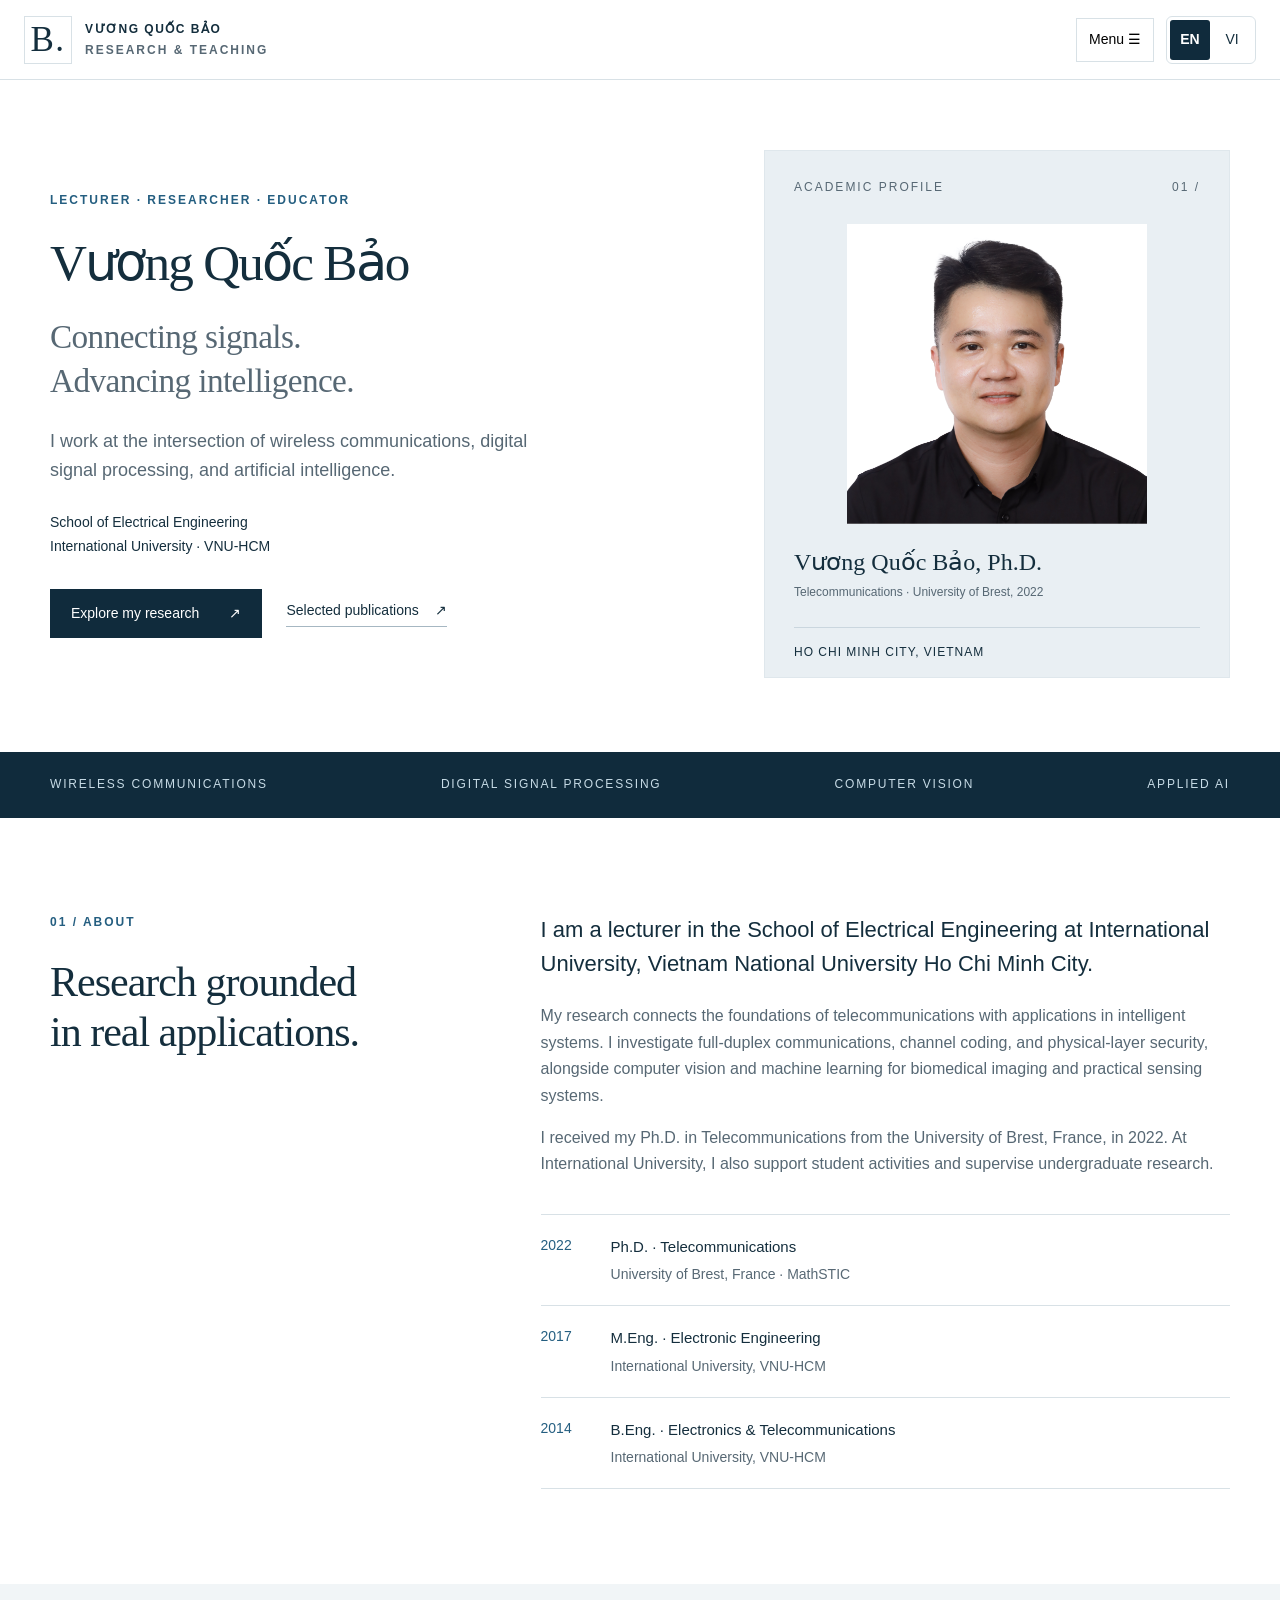
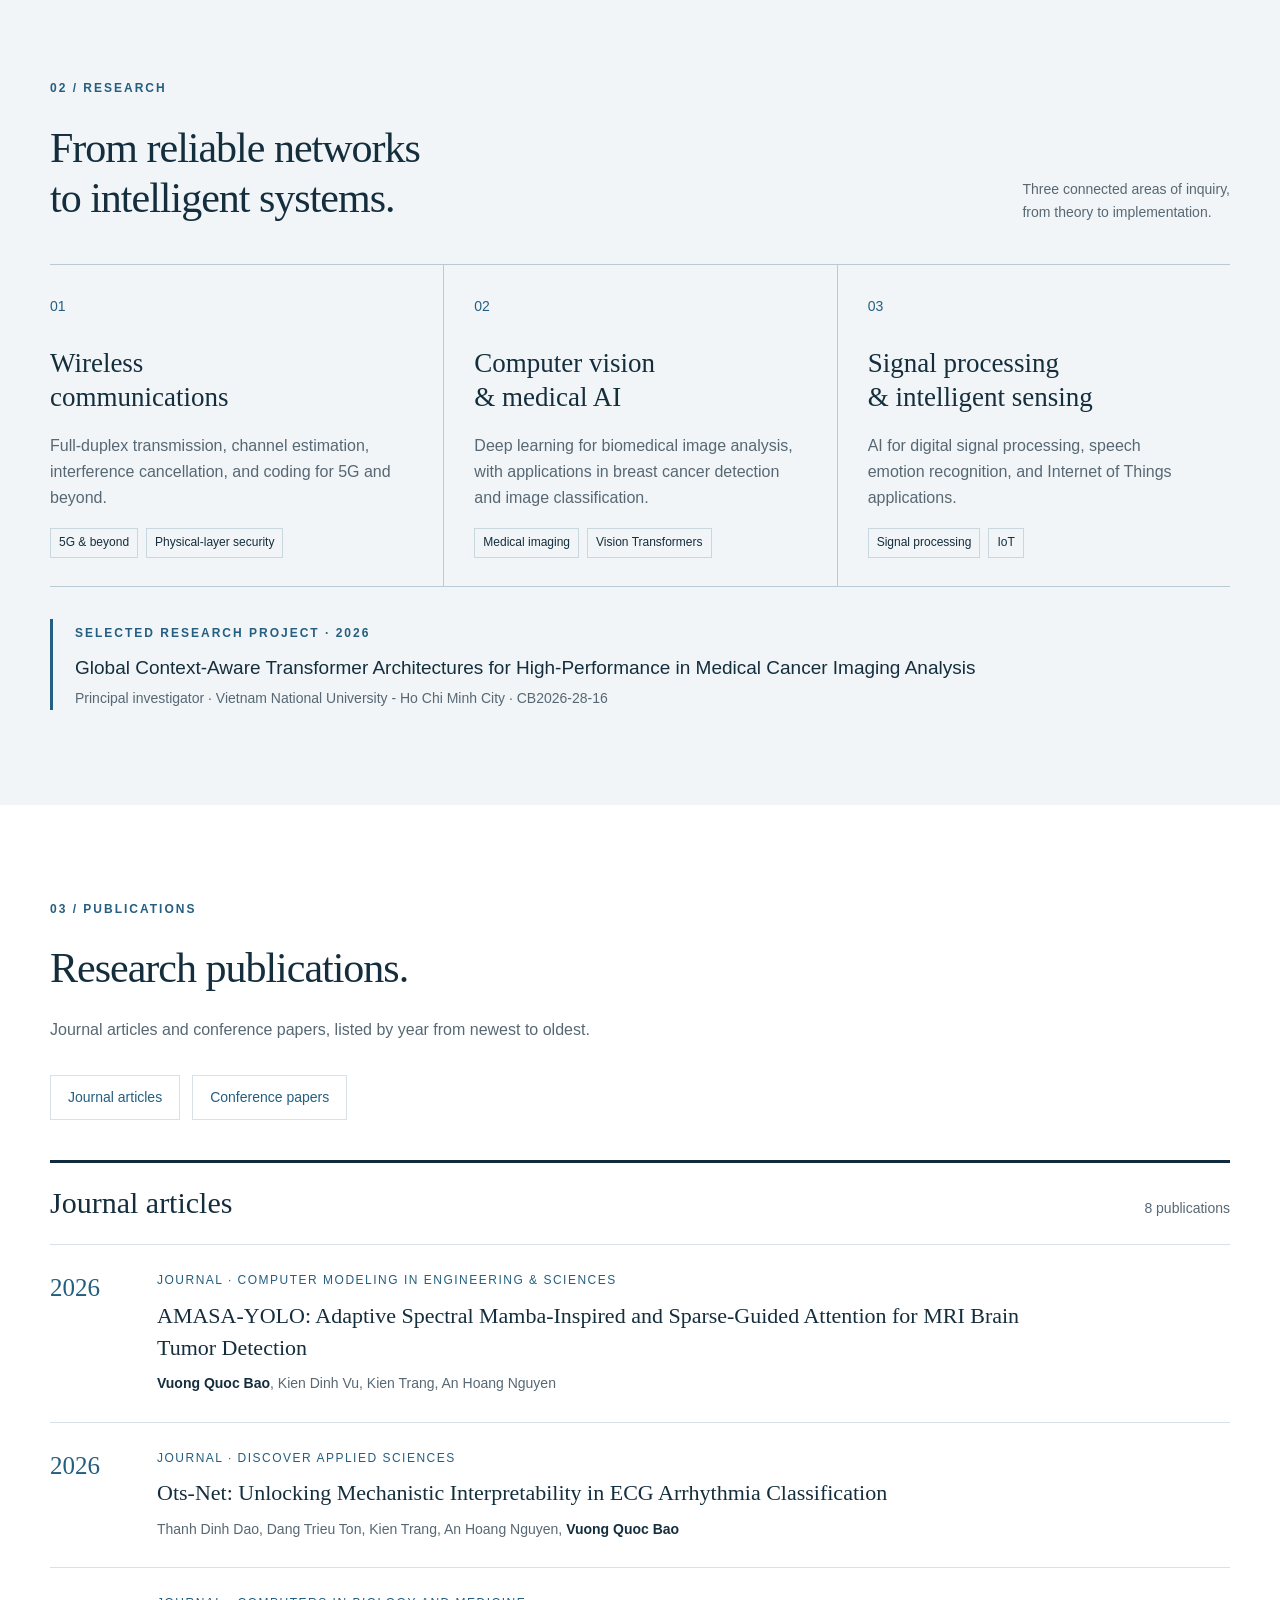
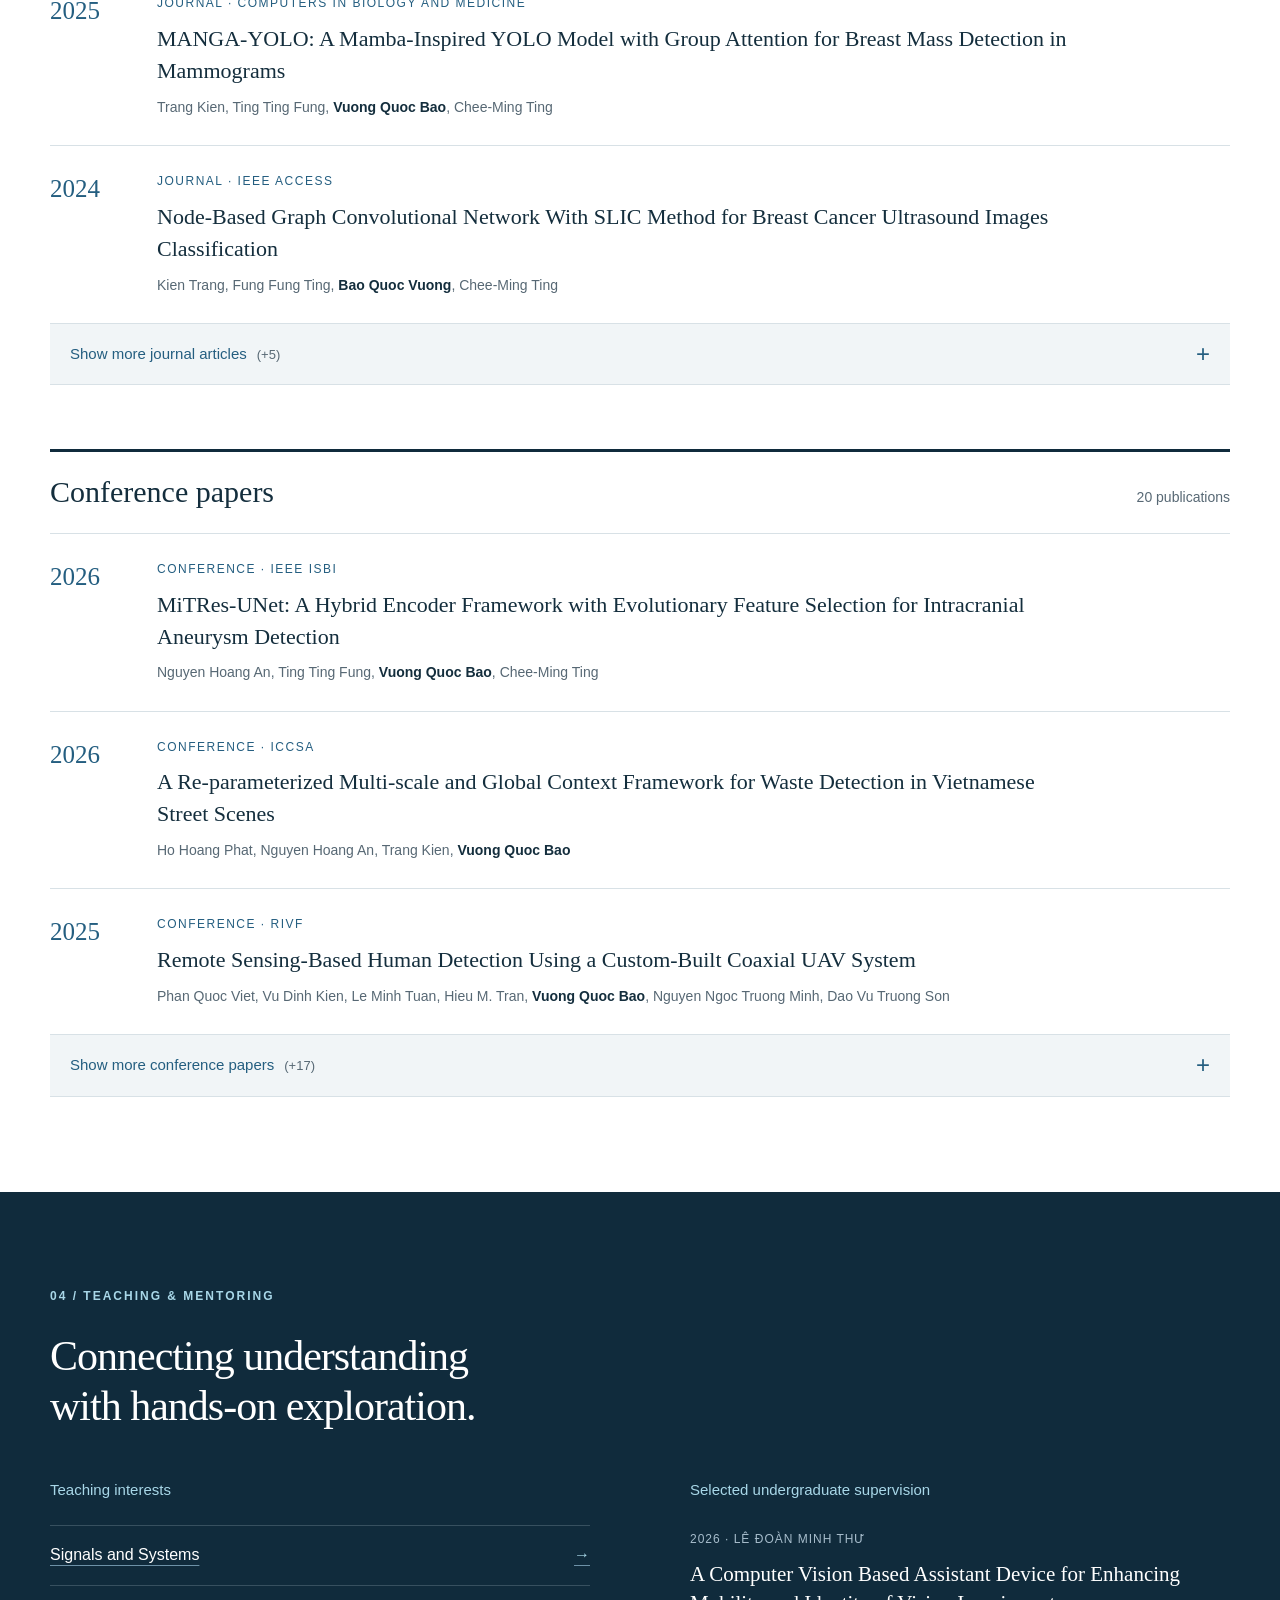
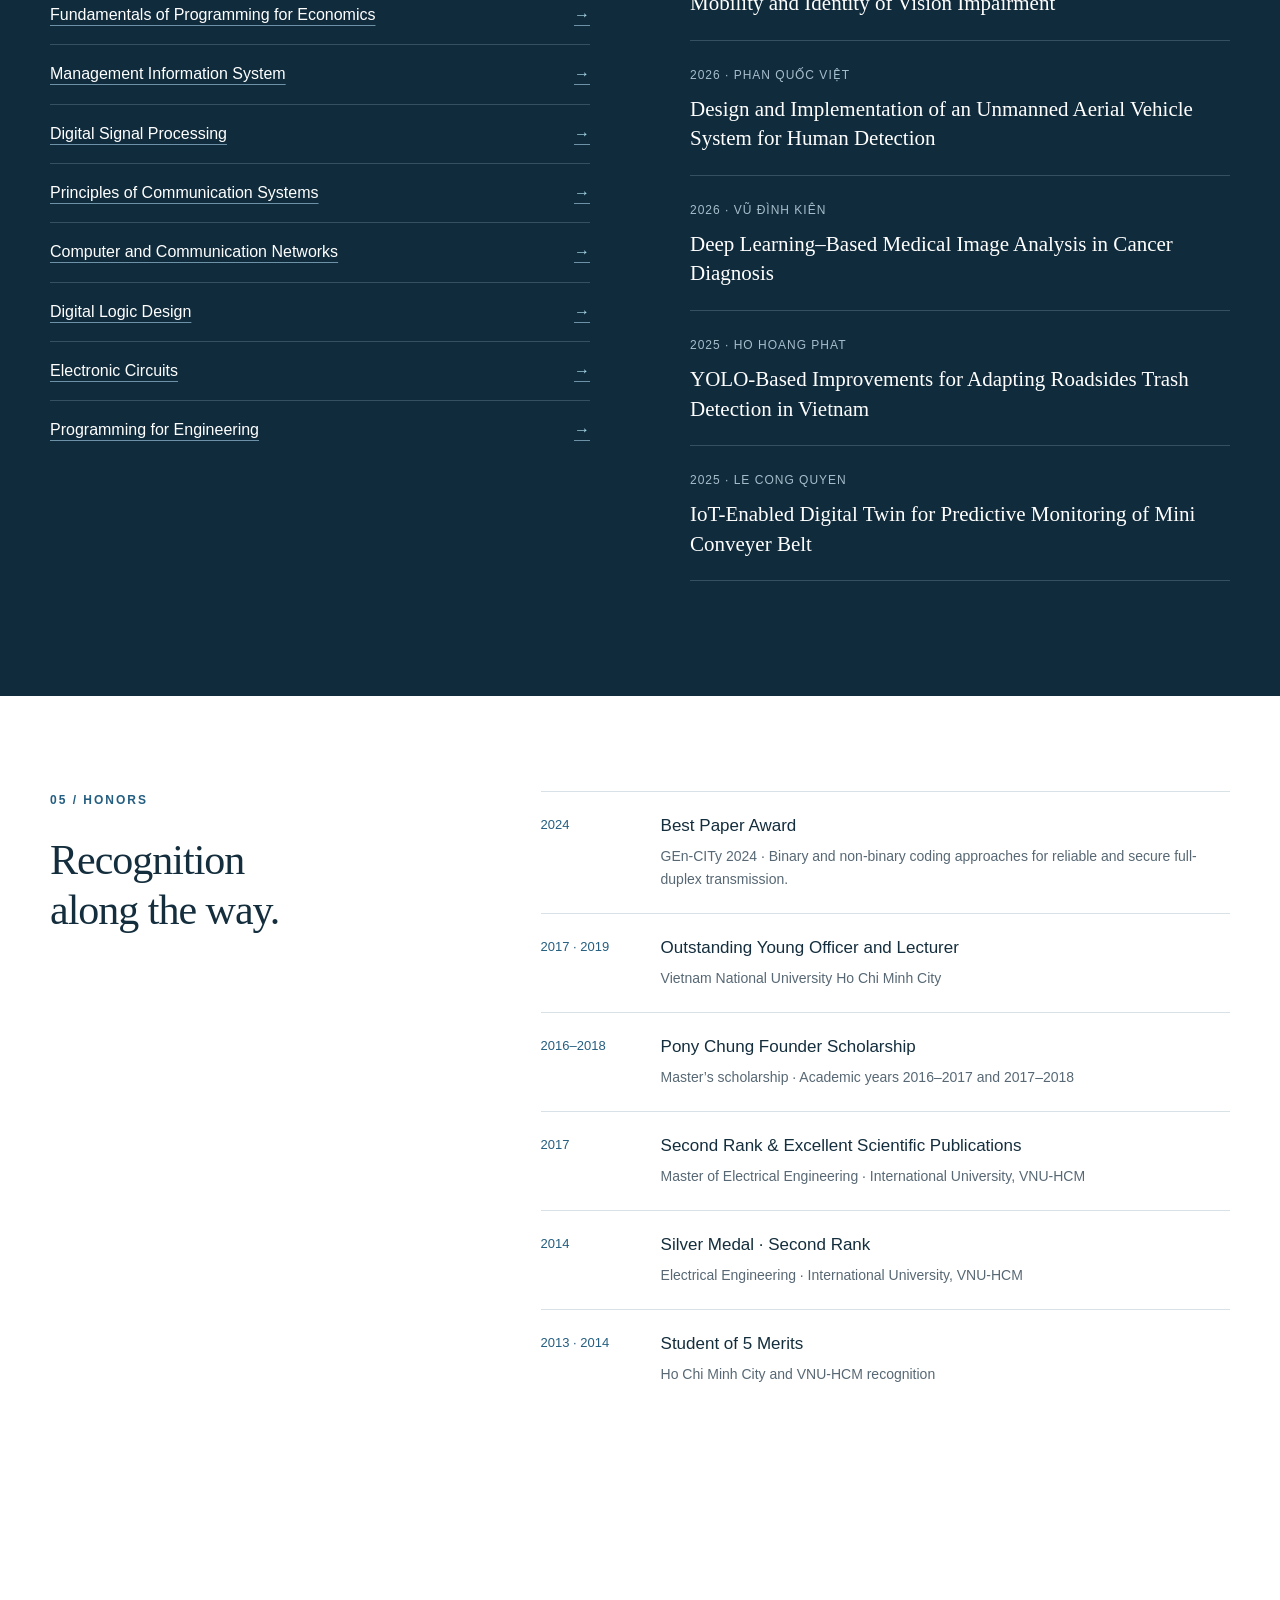
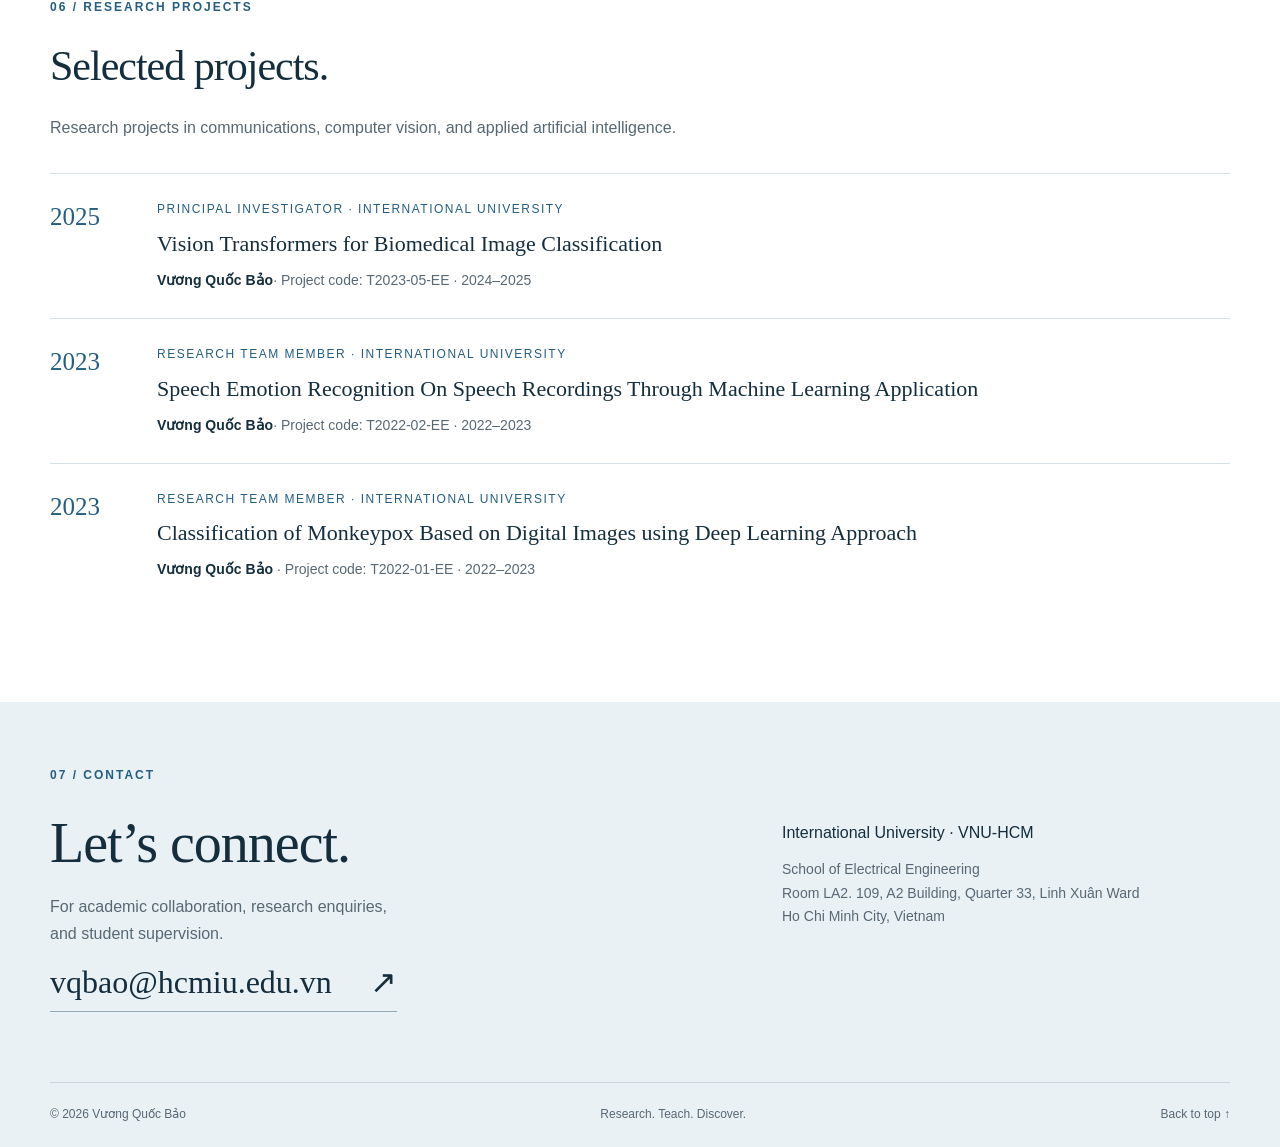
<file: index.html>
<!doctype html>
<html lang="en"><head><meta charset="utf-8"><meta name="viewport" content="width=device-width,initial-scale=1"><meta name="description" content="Dr. Vương Quốc Bảo — lecturer at International University, VNU-HCM. Research in wireless communications, signal processing, computer vision and applied AI."><meta name="theme-color" content="#102b3c"><title>Vương Quốc Bảo · Research & Teaching</title><link rel="icon" href="data:image/svg+xml,%3Csvg xmlns='http://www.w3.org/2000/svg' viewBox='0 0 64 64'%3E%3Crect width='64' height='64' rx='12' fill='%23102b3c'/%3E%3Ctext x='32' y='43' text-anchor='middle' font-family='Georgia' font-size='34' fill='white'%3EB%3C/text%3E%3C/svg%3E"><link rel="stylesheet" href="styles.css"><script src="script.js" defer></script></head>
<body><a class="skip" href="#main">Skip to content</a><header><a class="brand" href="#home" aria-label="Vương Quốc Bảo home"><span class="monogram">B.</span><span>VƯƠNG QUỐC BẢO<small>RESEARCH & TEACHING</small></span></a><button class="menu" aria-expanded="false" aria-controls="navigation">Menu <span>☰</span></button><nav id="navigation" aria-label="Main navigation"><a href="#about">About</a><a href="#research">Research</a><a href="#publications">Publications</a><a href="#teaching">Teaching</a><a href="#projects">Projects</a><a href="#honors">Honors</a><a class="contact-nav" href="#contact">Get in touch <span>↗</span></a></nav><div class="language-switch" role="group" aria-label="Language / Ngôn ngữ" hidden><button type="button" data-language="en" lang="en" aria-label="Switch to English" aria-pressed="true">EN</button><button type="button" data-language="vi" lang="vi" aria-label="Chuyển sang tiếng Việt" aria-pressed="false">VI</button></div></header>
<main id="main"><section class="hero wrap" id="home"><div class="hero-copy"><p class="eyebrow">LECTURER · RESEARCHER · EDUCATOR</p><h1>Vương Quốc Bảo<span>Connecting signals.<br>Advancing intelligence.</span></h1><p class="intro">I work at the intersection of wireless communications, digital signal processing, and artificial intelligence.</p><p class="affiliation">School of Electrical Engineering<br><strong>International University · VNU-HCM</strong></p><div class="actions"><a class="button primary" href="#research">Explore my research <span>↗</span></a><a class="text-link" href="#publications">Selected publications <span>↗</span></a></div></div><aside class="portrait-panel"><div class="portrait-top"><span>ACADEMIC PROFILE</span><span>01 /</span></div><img src="assets/portrait1.png" width="250" height="250" alt="Portrait of Dr. Vương Quốc Bảo"><div class="portrait-caption"><strong>Vương Quốc Bảo, Ph.D.</strong><span>Telecommunications · University of Brest, 2022</span></div><div class="location"><span>HO CHI MINH CITY, VIETNAM</span></div></aside></section>
<div class="discipline-strip"><div class="wrap"><span>WIRELESS COMMUNICATIONS</span><span>DIGITAL SIGNAL PROCESSING</span><span>COMPUTER VISION</span><span>APPLIED AI</span></div></div>
<section class="wrap section about" id="about"><div class="section-label"><span>01 / ABOUT</span><h2>Research grounded<br>in real applications.</h2></div><div class="about-content"><p class="lead">I am a lecturer in the School of Electrical Engineering at International University, Vietnam National University Ho Chi Minh City.</p><p>My research connects the foundations of telecommunications with applications in intelligent systems. I investigate full-duplex communications, channel coding, and physical-layer security, alongside computer vision and machine learning for biomedical imaging and practical sensing systems.</p><p>I received my Ph.D. in Telecommunications from the University of Brest, France, in 2022. At International University, I also support student activities and supervise undergraduate research.</p><div class="education"><div><span>2022</span><strong>Ph.D. · Telecommunications</strong><p>University of Brest, France · MathSTIC</p></div><div><span>2017</span><strong>M.Eng. · Electronic Engineering</strong><p>International University, VNU-HCM</p></div><div><span>2014</span><strong>B.Eng. · Electronics & Telecommunications</strong><p>International University, VNU-HCM</p></div></div></div></section>
<section class="research-section" id="research"><div class="wrap section"><div class="section-head"><div><p class="eyebrow">02 / RESEARCH</p><h2>From reliable networks<br>to intelligent systems.</h2></div><p>Three connected areas of inquiry,<br>from theory to implementation.</p></div><div class="research-grid"><article><span class="research-number">01</span><h3>Wireless<br>communications</h3><p>Full-duplex transmission, channel estimation, interference cancellation, and coding for 5G and beyond.</p><div class="tags"><span>5G & beyond</span><span>Physical-layer security</span></div></article><article><span class="research-number">02</span><h3>Computer vision<br>& medical AI</h3><p>Deep learning for biomedical image analysis, with applications in breast cancer detection and image classification.</p><div class="tags"><span>Medical imaging</span><span>Vision Transformers</span></div></article><article><span class="research-number">03</span><h3>Signal processing<br>& intelligent sensing</h3><p>AI for digital signal processing, speech emotion recognition, and Internet of Things applications.</p><div class="tags"><span>Signal processing</span><span>IoT</span></div></article></div><div class="project-feature"><span class="eyebrow">SELECTED RESEARCH PROJECT · 2026</span><h3>Global Context-Aware Transformer Architectures for High-Performance
in Medical Cancer Imaging Analysis</h3><p>Principal investigator · Vietnam National University - Ho Chi Minh City · CB2026-28-16</p></div></div></section>
<section class="wrap section" id="publications">
<div class="section-head"><div><p class="eyebrow">03 / PUBLICATIONS</p><h2>Research publications.</h2></div></div>
<p class="section-description">Journal articles and conference papers, listed by year from newest to oldest.</p>
<div class="publication-shortcuts" aria-label="Publication categories">
<a href="#journal-publications">Journal articles</a><a href="#conference-publications">Conference papers</a>
</div>
<div id="publication-list">
<section class="publication-group" id="journal-publications" aria-labelledby="journal-publications-title">
  <div class="publication-group-heading"><h3 id="journal-publications-title">Journal articles</h3><p class="publication-count">8 <span>publications</span></p></div>
  <div class="recent-publications">
<article class="publication"><span class="pub-year">2026</span><div><p class="pub-type">JOURNAL · COMPUTER MODELING IN ENGINEERING & SCIENCES</p><h4 lang="en">AMASA-YOLO: Adaptive Spectral Mamba-Inspired and Sparse-Guided Attention for MRI Brain Tumor Detection</h4><p> <strong>Vuong Quoc Bao</strong>, Kien Dinh Vu, Kien Trang, An Hoang Nguyen</p></div></article>
    <article class="publication"><span class="pub-year">2026</span><div><p class="pub-type">JOURNAL · DISCOVER APPLIED SCIENCES</p><h4 lang="en">Ots-Net: Unlocking Mechanistic Interpretability in ECG Arrhythmia Classification</h4><p>Thanh Dinh Dao, Dang Trieu Ton, Kien Trang, An Hoang Nguyen, <strong>Vuong Quoc Bao</strong></p></div></article>
<article class="publication"><span class="pub-year">2025</span><div><p class="pub-type">JOURNAL · COMPUTERS IN BIOLOGY AND MEDICINE</p><h4 lang="en">MANGA-YOLO: A Mamba-Inspired YOLO Model with Group Attention for Breast Mass Detection in Mammograms</h4><p>Trang Kien, Ting Ting Fung, <strong>Vuong Quoc Bao</strong>, Chee-Ming Ting</p></div></article>
<article class="publication"><span class="pub-year">2024</span><div><p class="pub-type">JOURNAL · IEEE ACCESS</p><h4 lang="en">Node-Based Graph Convolutional Network With SLIC Method for Breast Cancer Ultrasound Images Classification</h4><p>Kien Trang, Fung Fung Ting, <strong>Bao Quoc Vuong</strong>, Chee-Ming Ting</p></div></article>
  </div>
  <details class="more-publications publication-disclosure">
    <summary><span class="disclosure-copy"><span class="when-closed">Show more journal articles</span><span class="when-open">Show fewer journal articles</span><small class="remaining-count">(+5)</small></span><span class="disclosure-icon" aria-hidden="true">+</span></summary>
    <div class="older-publications">
<article class="publication"><span class="pub-year">2024</span><div><p class="pub-type">JOURNAL · INTERNATIONAL JOURNAL OF ELECTRICAL AND COMPUTER ENGINEERING</p><h4 lang="en">Non-binary Codes Approach on the Performance of Short-packet Full-Duplex Transmissions</h4><p><strong>Vuong Quoc Bao</strong>, Trang Kien, Nguyen Hoang An, Do Ngoc Hung</p></div></article>
<article class="publication"><span class="pub-year">2022</span><div><p class="pub-type">JOURNAL · SENSORS</p><h4 lang="en">Secrecy Coding Analysis of Short-Packet Full-Duplex Transmissions with Joint Iterative Channel Estimation and Decoding Processes</h4><p><strong>Vuong Quoc Bao</strong>, Roland Gautier, Anthony Fiche, Mélanie Marazin, Cristina Despina-Stoian</p></div></article>
<article class="publication"><span class="pub-year">2022</span><div><p class="pub-type">JOURNAL · IEEE ACCESS</p><h4 lang="en">Joint Iterative Blind Self-Interference Cancellation, Propagation Channel Estimation and Decoding Processes in Full-Duplex Transmissions</h4><p><strong>Vuong Quoc Bao</strong>, Roland Gautier, Anthony Fiche, Mélanie Marazin, Ta Quang Hien, Nguyen Lap Luat</p></div></article>
<article class="publication"><span class="pub-year">2022</span><div><p class="pub-type">JOURNAL · SENSORS</p><h4 lang="en">Joint Semi-Blind Self-Interference Cancellation and Equalisation Processes in 5G QC-LDPC-Encoded Short-Packet Full-Duplex Transmissions</h4><p><strong>Vuong Quoc Bao</strong>, Roland Gautier, Ta Quang Hien, Nguyen Lap Luat, Anthony Fiche, Mélanie Marazin</p></div></article>
<article class="publication"><span class="pub-year">2022</span><div><p class="pub-type">JOURNAL · IAES INTERNATIONAL JOURNAL OF ARTIFICIAL INTELLIGENCE</p><h4 lang="en">Improving RepVGG model with variational data imputation in COVID-19 classification</h4><p>Kien Trang, An Hoang Nguyen, Long TonThat, <strong>Bao Quoc Vuong</strong></p></div></article>
    </div>
  </details>
</section>
<section class="publication-group" id="conference-publications" aria-labelledby="conference-publications-title">
  <div class="publication-group-heading"><h3 id="conference-publications-title">Conference papers</h3><p class="publication-count">20 <span>publications</span></p></div>
  <div class="recent-publications">
<article class="publication"><span class="pub-year">2026</span><div><p class="pub-type">CONFERENCE · IEEE ISBI</p><h4 lang="en">MiTRes-UNet: A Hybrid Encoder Framework with Evolutionary Feature Selection for Intracranial Aneurysm Detection</h4><p>Nguyen Hoang An, Ting Ting Fung, <strong>Vuong Quoc Bao</strong>, Chee-Ming Ting</p></div></article>
<article class="publication"><span class="pub-year">2026</span><div><p class="pub-type">CONFERENCE · ICCSA</p><h4 lang="en">A Re-parameterized Multi-scale and Global Context Framework for Waste Detection in Vietnamese Street Scenes</h4><p>Ho Hoang Phat, Nguyen Hoang An, Trang Kien, <strong>Vuong Quoc Bao</strong></p></div></article>
<article class="publication"><span class="pub-year">2025</span><div><p class="pub-type">CONFERENCE · RIVF</p><h4 lang="en">Remote Sensing-Based Human Detection Using a Custom-Built Coaxial UAV System</h4><p>Phan Quoc Viet, Vu Dinh Kien, Le Minh Tuan, Hieu M. Tran, <strong>Vuong Quoc Bao</strong>, Nguyen Ngoc Truong Minh, Dao Vu Truong Son</p></div></article>
  </div>
  <details class="more-publications publication-disclosure">
    <summary><span class="disclosure-copy"><span class="when-closed">Show more conference papers</span><span class="when-open">Show fewer conference papers</span><small class="remaining-count">(+17)</small></span><span class="disclosure-icon" aria-hidden="true">+</span></summary>
    <div class="older-publications">
<article class="publication"><span class="pub-year">2025</span><div><p class="pub-type">CONFERENCE · ISCIT</p><h4 lang="en">An Integrated Learning-Based AI Mobile Platform for Autonomous Navigation and Hazardous Fire Intelligence</h4><p>Le Doan Minh Thu, Ho Tinh Boi, Tran Minh Hieu, Ke Wang, Tran Van Ly, <strong>Vuong Quoc Bao</strong>, Dao Vu Truong Son</p></div></article>
<article class="publication"><span class="pub-year">2025</span><div><p class="pub-type">CONFERENCE · ICCSA</p><h4 lang="en">HG-YOLO: Improving Tumor Detection with PP-HGNet and Global Attention Mechanism</h4><p>Trang Kien, <strong>Vuong Quoc Bao</strong>, Nguyen Hoang An, Fung Fung Ting, Chee-Ming Ting</p></div></article>
<article class="publication"><span class="pub-year">2024</span><div><p class="pub-type">CONFERENCE · GEn-CITy</p><h4 lang="en">A Comparison of Binary and Non-Binary Codes Approaches on the Reliability and Security Performance of Full-Duplex Transmission</h4><p><strong>Vuong Quoc Bao</strong></p></div></article>
<article class="publication"><span class="pub-year">2024</span><div><p class="pub-type">CONFERENCE · ATC</p><h4 lang="en">Efficient Blind and Semi-Blind Approaches on Encoded Wiretap Full-Duplex Transmissions</h4><p><strong>Vuong Quoc Bao</strong>, Roland Gautier, Anthony Fiche, Mélanie Marazin</p></div></article>
<article class="publication"><span class="pub-year">2023</span><div><p class="pub-type">CONFERENCE · SICE</p><h4 lang="en">Performance Enhancement in Pre-Trained Deep Learning Models for Monkeypox Skin Lesions Identification Using Feature Selection Algorithms</h4><p>Trang Kien, Nguyen Hoang An, Nguyen Gia Minh Thao, <strong>Vuong Quoc Bao</strong>, Ton That Long</p></div></article>
<article class="publication"><span class="pub-year">2023</span><div><p class="pub-type">CONFERENCE · SICE</p><h4 lang="en">Speech Emotion Classification with Parallel Architecture of Deep Learning and Multi-Head Attention Transformer</h4><p>Nguyen Hoang An, Trang Kien, Nguyen Gia Minh Thao, <strong>Vuong Quoc Bao</strong>, Ton That Long</p></div></article>
<article class="publication"><span class="pub-year">2022</span><div><p class="pub-type">CONFERENCE · IEEE CYBERNETICSCOM</p><h4 lang="en">Ensemble Voting Method of Pre-Trained Deep Learning Models for Skin Disease Identification</h4><p>Trang Kien, Nguyen Hoang An, Ton That Long, Do Ngoc Hung, <strong>Vuong Quoc Bao</strong></p></div></article>
<article class="publication"><span class="pub-year">2022</span><div><p class="pub-type">CONFERENCE · IEEE CYBERNETICSCOM</p><h4 lang="en">COVID-19 Disease Classification by Cough Records Analysis using Machine Learning</h4><p>Trang Kien, Nguyen Hoang An, Ton That Long, Do Ngoc Hung, <strong>Vuong Quoc Bao</strong></p></div></article>
<article class="publication"><span class="pub-year">2022</span><div><p class="pub-type">CONFERENCE · ROBOTICS, VISION, SIGNAL PROCESSING AND POWER APPLICATIONS</p><h4 lang="en">Apply Deep Learning on Chest X-Rays Images for COVID-19 Disease Detection by Using Transfer Learning</h4><p>Nguyen Minh Thien, Ton That Long, Trang Kien, Nguyen Hoang An, <strong>Vuong Quoc Bao</strong></p></div></article>
<article class="publication"><span class="pub-year">2021</span><div><p class="pub-type">CONFERENCE · IEEE ICSPCS</p><h4 lang="en">Full-Duplex Efficient Channel Codes for Residual Self-Interference / Quantization Noise Cancellation</h4><p><strong>Bao Quoc Vuong</strong>, Roland Gautier, Anthony Fiche, Mélanie Marazin</p></div></article>
<article class="publication"><span class="pub-year">2019</span><div><p class="pub-type">CONFERENCE · ADVANCED RESEARCH IN ENGINEERING AND INFORMATION TECHNOLOGY</p><h4 lang="en">A Multi-kernel SVM Classifier with SIFT and HOG Features for Facial Expression Recognition</h4><p>Trang Kien, Do Ngoc Hung, Vo Minh Thanh, Mai Linh, <strong>Vuong Quoc Bao</strong>, Nguyen Hoang An, Nguyen Bang Dang Huy</p></div></article>
<article class="publication"><span class="pub-year">2019</span><div><p class="pub-type">CONFERENCE · COMPUTER, COMMUNICATION AND CONTROL TECHNOLOGY</p><h4 lang="en">Design and Implementation of an Iris Recognition System</h4><p>Nguyen Hoang An, Do Ngoc Hung, Mai Linh, Vo Minh Thanh, Trang Kien, <strong>Vuong Quoc Bao</strong>, Nguyen Bang Dang Huy</p></div></article>
<article class="publication"><span class="pub-year">2019</span><div><p class="pub-type">CONFERENCE · DEVELOPMENT OF BIOMEDICAL ENGINEERING IN VIETNAM</p><h4 lang="en">Automatic Facial Expression Recognition System Using Convolutional Neural Networks</h4><p>Do Ngoc Hung, Trang Kien, <strong>Vuong Quoc Bao</strong>, Tran Van Su, Mai Linh, Vo Minh Thanh, Nguyen Hoang Mai</p></div></article>
<article class="publication"><span class="pub-year">2019</span><div><p class="pub-type">CONFERENCE · ADVANCED RESEARCH IN ENGINEERING AND INFORMATION TECHNOLOGY</p><h4 lang="en">BER Performance of IDMA System in the Presence of Non-Gaussian Noise</h4><p><strong>Vuong Quoc Bao</strong>, Do Ngoc Hung, Trang Kien, Nguyen Bang Dang Huy</p></div></article>
<article class="publication"><span class="pub-year">2018</span><div><p class="pub-type">CONFERENCE · SIGTELCOM</p><h4 lang="en">Monte-Carlo Performance Analysis of OFDM System in the presence of Multi-path Fading Environment and Non-Gaussian Noise</h4><p><strong>Bao Quoc Vuong</strong>, Huu Tue Huynh, Hung Ngoc Do</p></div></article>
<article class="publication"><span class="pub-year">2016</span><div><p class="pub-type">CONFERENCE · ATC</p><h4 lang="en">Automatic license plate recognition using mobile device</h4><p>Do Ngoc Hung, Vo Minh Thanh, <strong>Vuong Quoc Bao</strong>, Pham Thanh Huy, Nguyen Hoang An, Luong Quoc Huy</p></div></article>
<article class="publication"><span class="pub-year">2014</span><div><p class="pub-type">CONFERENCE · IEEE ATC</p><h4 lang="en">Design and Implementation of Multilanguage Name Card Reader on Android Platform</h4><p><strong>Bao Quoc Vuong</strong>, Do Ngoc Hung</p></div></article>
    </div>
  </details>
</section>
</div></section>
<section class="teaching-section" id="teaching"><div class="wrap section"><div class="section-head"><div><p class="eyebrow">04 / TEACHING & MENTORING</p><h2>Connecting understanding<br>with hands-on exploration.</h2></div></div><div class="teaching-grid"><div><h3>Teaching interests</h3><ul class="courses"><li><a href="courses/signals-and-systems.html">Signals and Systems</a></li>
  <li>
  <a href="courses/fundamentals-of-programming-for-economics.html">
    Fundamentals of Programming for Economics
  </a>
</li>

<li>
  <a href="courses/management-information-system.html">
    Management Information System
  </a>
</li><li><a href="courses/digital-signal-processing.html">Digital Signal Processing</a></li><li><a href="courses/principles-of-communication-systems.html">Principles of Communication Systems</a></li><li><a href="courses/computer-and-communication-networks.html">Computer and Communication Networks</a></li><li><a href="courses/digital-logic-design.html">Digital Logic Design</a></li><li><a href="courses/electronic-circuits.html">Electronic Circuits</a></li><li><a href="courses/programming-for-engineering.html">Programming for Engineering</a></li></ul></div><div><h3>Selected undergraduate supervision</h3><article class="student"><span>2026 · LÊ ĐOÀN MINH THƯ</span><h4>A Computer Vision Based Assistant Device for
Enhancing Mobility and Identity of Vision Impairment</h4></article><article class="student"><span>2026 · PHAN QUỐC VIỆT</span><h4>Design and Implementation of an Unmanned Aerial Vehicle System for Human Detection</h4></article><article class="student"><span>2026 · VŨ ĐÌNH KIÊN</span><h4>Deep Learning–Based Medical Image Analysis in Cancer Diagnosis</h4></article>
<article class="student"><span>2025 · HO HOANG PHAT</span><h4>YOLO-Based Improvements for Adapting Roadsides Trash Detection in Vietnam</h4></article>
<article class="student"><span>2025 · LE CONG QUYEN</span><h4>IoT-Enabled Digital Twin for Predictive Monitoring of Mini Conveyer Belt</h4></article></div></div></div></section>
<section class="wrap section honors" id="honors"><div class="section-label"><p class="eyebrow">05 / HONORS</p><h2>Recognition<br>along the way.</h2></div><div class="award-list"><article><span>2024</span><div><h3>Best Paper Award</h3><p>GEn-CITy 2024 · Binary and non-binary coding approaches for reliable and secure full-duplex transmission.</p></div></article><article><span>2017 · 2019</span><div><h3>Outstanding Young Officer and Lecturer</h3><p>Vietnam National University Ho Chi Minh City</p></div></article><article><span>2016–2018</span><div><h3>Pony Chung Founder Scholarship</h3><p>Master’s scholarship · Academic years 2016–2017 and 2017–2018</p></div></article><article><span>2017</span><div><h3>Second Rank & Excellent Scientific Publications</h3><p>Master of Electrical Engineering · International University, VNU-HCM</p></div></article><article><span>2014</span><div><h3>Silver Medal · Second Rank</h3><p>Electrical Engineering · International University, VNU-HCM</p></div></article><article><span>2013 · 2014</span><div><h3>Student of 5 Merits</h3><p>Ho Chi Minh City and VNU-HCM recognition</p></div></article></div></section>
<section class="wrap section" id="projects"><div class="section-head"><div><p class="eyebrow">06 / RESEARCH PROJECTS</p><h2>Selected projects.</h2></div></div><p class="section-description">Research projects in communications, computer vision, and applied artificial intelligence.</p><article class="publication"><span class="pub-year">2025</span><div><p class="pub-type">PRINCIPAL INVESTIGATOR · INTERNATIONAL UNIVERSITY</p><h3>Vision Transformers for Biomedical Image Classification</h3><p><strong>Vương Quốc Bảo</strong>· Project code: T2023-05-EE · 2024–2025</p></div></article><article class="publication"><span class="pub-year">2023</span><div><p class="pub-type">RESEARCH TEAM MEMBER · INTERNATIONAL UNIVERSITY</p><h3>Speech Emotion Recognition On Speech Recordings Through Machine Learning Application</h3><p><strong>Vương Quốc Bảo</strong>· Project code: T2022-02-EE · 2022–2023</p></div></article>
<article class="publication"><span class="pub-year">2023</span><div><p class="pub-type">RESEARCH TEAM MEMBER · INTERNATIONAL UNIVERSITY</p><h3>Classification of Monkeypox Based on Digital Images using Deep
Learning Approach</h3><p><strong>Vương Quốc Bảo</strong> · Project code: T2022-01-EE · 2022–2023</p></div></article></section>
<section class="contact-section" id="contact"><div class="wrap"><p class="eyebrow">07 / CONTACT</p><div class="contact-layout"><div><h2>Let’s connect.</h2><p>For academic collaboration, research enquiries,<br>and student supervision.</p><a class="email" href="mailto:vqbao@hcmiu.edu.vn">vqbao@hcmiu.edu.vn <span>↗</span></a></div><div class="contact-address"><strong>International University · VNU-HCM</strong><p>School of Electrical Engineering<br>Room LA2. 109, A2 Building, Quarter 33, Linh Xuân Ward<br>Ho Chi Minh City, Vietnam</p></div></div><footer><span>© <span id="year">2026</span> Vương Quốc Bảo</span><span>Research. Teach. Discover.</span><a href="#home">Back to top ↑</a></footer></div></section></main></body></html>
</file>
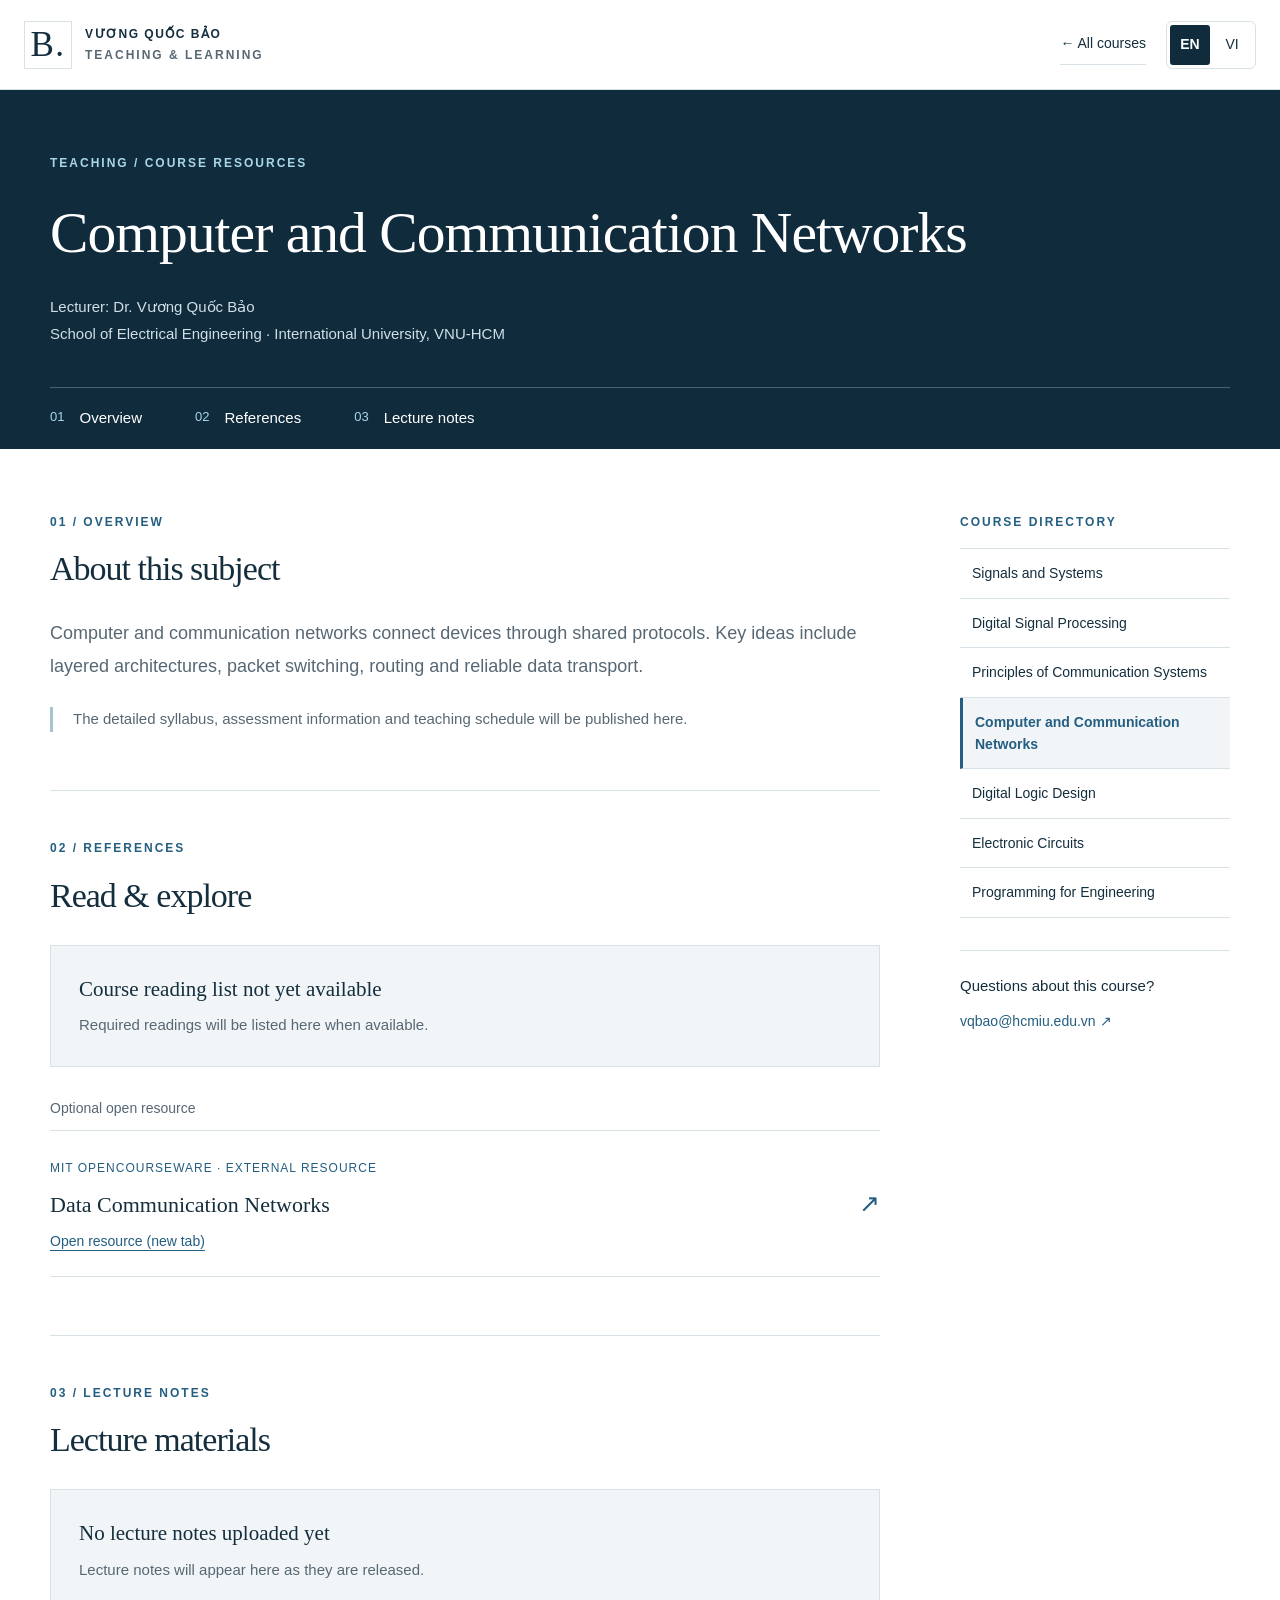
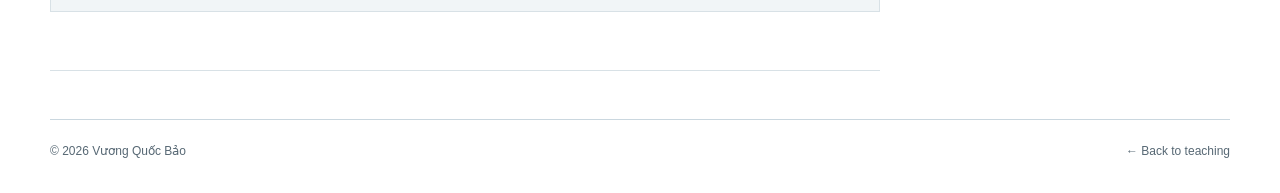
<file: courses/computer-and-communication-networks.html>
<!doctype html>
<html lang="en">
<head>
  <meta charset="utf-8">
  <meta name="viewport" content="width=device-width,initial-scale=1">
  <meta name="description" content="Computer and Communication Networks: course overview, references and lecture notes from Vương Quốc Bảo.">
  <meta name="theme-color" content="#102b3c">
  <title>Computer and Communication Networks · Vương Quốc Bảo</title>
  <link rel="icon" href="data:image/svg+xml,%3Csvg xmlns='http://www.w3.org/2000/svg' viewBox='0 0 64 64'%3E%3Crect width='64' height='64' rx='12' fill='%23102b3c'/%3E%3Ctext x='32' y='43' text-anchor='middle' font-family='Georgia' font-size='34' fill='white'%3EB%3C/text%3E%3C/svg%3E">
  <link rel="stylesheet" href="../styles.css">
  <link rel="stylesheet" href="course.css">
  <script src="course.js" defer></script>
</head>
<body class="course-page">
  <a class="skip" href="#main"><span data-vi="Chuyển đến nội dung">Skip to content</span></a>
  <header class="course-header">
    <a class="brand" href="../index.html#teaching"><span class="monogram">B.</span><span>VƯƠNG QUỐC BẢO<small data-vi="GIẢNG DẠY &amp; HỌC TẬP">TEACHING &amp; LEARNING</small></span></a>
    <a class="back-link" href="../index.html#teaching">← <span data-vi="Các môn học">All courses</span></a>
    <div class="language-switch" role="group" aria-label="Language / Ngôn ngữ" hidden>
      <button type="button" data-language="en" lang="en" aria-label="Switch to English" aria-pressed="true">EN</button>
      <button type="button" data-language="vi" lang="vi" aria-label="Chuyển sang tiếng Việt" aria-pressed="false">VI</button>
    </div>
  </header>
  <main id="main">
    <section class="course-hero">
      <div class="wrap">
        <p class="eyebrow"><span data-vi="GIẢNG DẠY / HỌC LIỆU">TEACHING / COURSE RESOURCES</span></p>
        <h1 data-vi="Mạng máy tính và truyền thông">Computer and Communication Networks</h1>
        <p class="course-byline"><span data-vi="Giảng viên: TS. Vương Quốc Bảo">Lecturer: Dr. Vương Quốc Bảo</span><br><span data-vi="Khoa Điện – Điện tử · Trường Đại học Quốc tế, ĐHQG-HCM">School of Electrical Engineering · International University, VNU-HCM</span></p>
        <nav class="course-jump" aria-label="Course sections / Nội dung môn học">
          <a href="#overview">01 <span><span data-vi="Giới thiệu">Overview</span></span></a>
          <a href="#references">02 <span><span data-vi="Tài liệu tham khảo">References</span></span></a>
          <a href="#lecture-notes">03 <span><span data-vi="Bài giảng">Lecture notes</span></span></a>
        </nav>
      </div>
    </section>
    <div class="wrap course-layout">
      <div class="course-content">
        <section id="overview" class="course-block">
          <p class="eyebrow">01 / <span data-vi="GIỚI THIỆU">OVERVIEW</span></p>
          <h2 data-vi="Giới thiệu môn học">About this subject</h2>
          <!-- Edit the English paragraph and its data-vi translation together. -->
          <p data-vi="Mạng máy tính và truyền thông kết nối các thiết bị thông qua những giao thức chung. Các khái niệm nền tảng gồm kiến trúc phân lớp, chuyển mạch gói, định tuyến và truyền dữ liệu tin cậy." class="course-intro">Computer and communication networks connect devices through shared protocols. Key ideas include layered architectures, packet switching, routing and reliable data transport.</p>
          <div class="course-notice"><p data-vi="Đề cương chi tiết, thông tin đánh giá và lịch giảng dạy sẽ được cập nhật tại đây.">The detailed syllabus, assessment information and teaching schedule will be published here.</p></div>
        </section>
        <section id="references" class="course-block">
          <p class="eyebrow">02 / <span data-vi="TÀI LIỆU THAM KHẢO">REFERENCES</span></p>
          <h2 data-vi="Đọc &amp; tìm hiểu">Read &amp; explore</h2>
          <!-- START COURSE REFERENCES: replace this empty state with your reading list. -->
          <div class="material-empty">
            <h3 data-vi="Chưa có danh mục tài liệu của môn học">Course reading list not yet available</h3>
            <p data-vi="Tài liệu đọc của môn học sẽ được bổ sung tại đây.">Required readings will be listed here when available.</p>
          </div>
          <!-- END COURSE REFERENCES -->
          <h3 class="supplement-label"><span data-vi="Học liệu mở để tham khảo thêm">Optional open resource</span></h3>
          <a class="reference-card" href="https://ocw.mit.edu/courses/6-263j-data-communication-networks-fall-2002/" target="_blank" rel="noopener">
            <div><span class="resource-meta">MIT OPENCOURSEWARE · <span data-vi="TÀI LIỆU BÊN NGOÀI">EXTERNAL RESOURCE</span></span><h3 lang="en">Data Communication Networks</h3><p data-vi="Mở tài liệu (tab mới)">Open resource (new tab)</p></div><span aria-hidden="true">↗</span>
          </a>
        </section>
        <section id="lecture-notes" class="course-block">
          <p class="eyebrow">03 / <span data-vi="BÀI GIẢNG">LECTURE NOTES</span></p>
          <h2 data-vi="Tài liệu bài giảng">Lecture materials</h2>
          <!-- START LECTURE NOTES: replace the empty state with resource-row entries.
               Upload files to ../materials/computer-and-communication-networks/ first.
               See HUONG-DAN-MON-HOC.md for a ready-to-copy entry. -->
          <div class="material-empty">
            <h3 data-vi="Chưa có tài liệu bài giảng">No lecture notes uploaded yet</h3>
            <p data-vi="Bài giảng sẽ xuất hiện tại đây sau khi được đăng tải.">Lecture notes will appear here as they are released.</p>
          </div>
          <!-- END LECTURE NOTES -->
        </section>
      </div>
      <aside class="course-sidebar">
        <p class="eyebrow"><span data-vi="DANH MỤC MÔN HỌC">COURSE DIRECTORY</span></p>
        <nav class="course-directory" aria-label="All courses / Danh mục môn học">
<a href="signals-and-systems.html"><span data-vi="Tín hiệu và hệ thống">Signals and Systems</span></a>
<a href="digital-signal-processing.html"><span data-vi="Xử lý tín hiệu số">Digital Signal Processing</span></a>
<a href="principles-of-communication-systems.html"><span data-vi="Nguyên lý hệ thống truyền thông">Principles of Communication Systems</span></a>
<a href="computer-and-communication-networks.html" aria-current="page"><span data-vi="Mạng máy tính và truyền thông">Computer and Communication Networks</span></a>
<a href="digital-logic-design.html"><span data-vi="Thiết kế logic số">Digital Logic Design</span></a>
<a href="electronic-circuits.html"><span data-vi="Mạch điện tử">Electronic Circuits</span></a>
<a href="programming-for-engineering.html"><span data-vi="Lập trình cho kỹ thuật">Programming for Engineering</span></a>
        </nav>
        <div class="lecturer-contact">
          <h3 data-vi="Bạn cần trao đổi về môn học?">Questions about this course?</h3>
          <a href="mailto:vqbao@hcmiu.edu.vn">vqbao@hcmiu.edu.vn ↗</a>
        </div>
      </aside>
    </div>
  </main>
  <div class="wrap"><footer><span>© <span id="year">2026</span> Vương Quốc Bảo</span><a href="../index.html#teaching">← <span data-vi="Về phần giảng dạy">Back to teaching</span></a></footer></div>
</body>
</html>
</file>
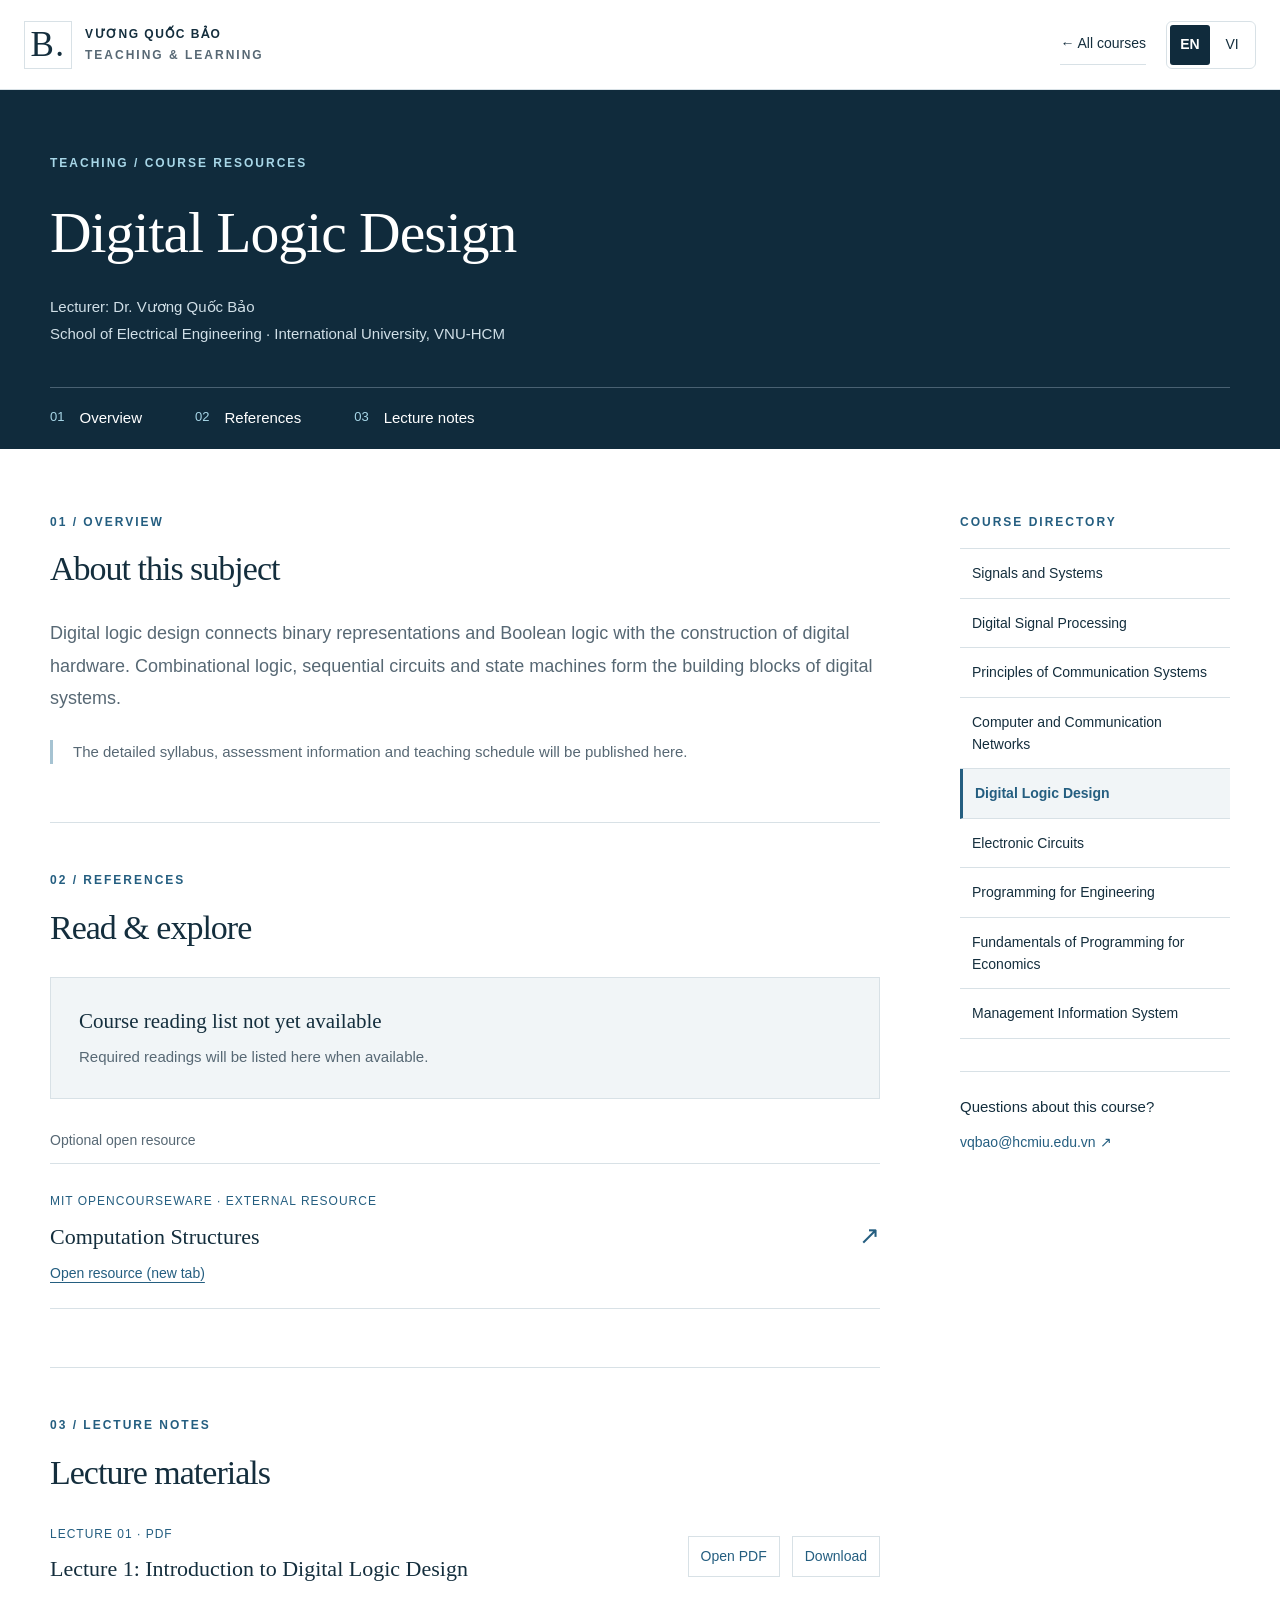
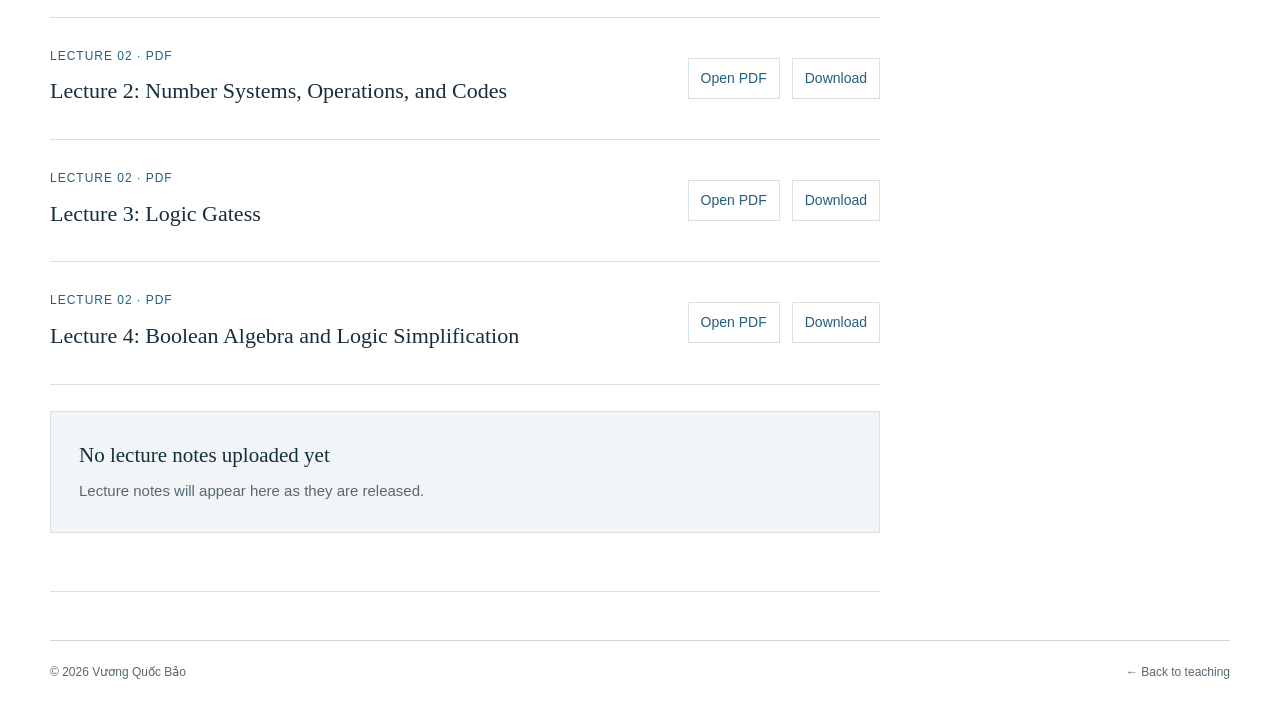
<file: courses/digital-logic-design.html>
<!doctype html>
<html lang="en">
<head>
  <meta charset="utf-8">
  <meta name="viewport" content="width=device-width,initial-scale=1">
  <meta name="description" content="Digital Logic Design: course overview, references and lecture notes from Vương Quốc Bảo.">
  <meta name="theme-color" content="#102b3c">
  <title>Digital Logic Design · Vương Quốc Bảo</title>
  <link rel="icon" href="data:image/svg+xml,%3Csvg xmlns='http://www.w3.org/2000/svg' viewBox='0 0 64 64'%3E%3Crect width='64' height='64' rx='12' fill='%23102b3c'/%3E%3Ctext x='32' y='43' text-anchor='middle' font-family='Georgia' font-size='34' fill='white'%3EB%3C/text%3E%3C/svg%3E">
  <link rel="stylesheet" href="../styles.css">
  <link rel="stylesheet" href="course.css">
  <script src="course.js" defer></script>
</head>
<body class="course-page">
  <a class="skip" href="#main"><span data-vi="Chuyển đến nội dung">Skip to content</span></a>
  <header class="course-header">
    <a class="brand" href="../index.html#teaching"><span class="monogram">B.</span><span>VƯƠNG QUỐC BẢO<small data-vi="GIẢNG DẠY &amp; HỌC TẬP">TEACHING &amp; LEARNING</small></span></a>
    <a class="back-link" href="../index.html#teaching">← <span data-vi="Các môn học">All courses</span></a>
    <div class="language-switch" role="group" aria-label="Language / Ngôn ngữ" hidden>
      <button type="button" data-language="en" lang="en" aria-label="Switch to English" aria-pressed="true">EN</button>
      <button type="button" data-language="vi" lang="vi" aria-label="Chuyển sang tiếng Việt" aria-pressed="false">VI</button>
    </div>
  </header>
  <main id="main">
    <section class="course-hero">
      <div class="wrap">
        <p class="eyebrow"><span data-vi="GIẢNG DẠY / HỌC LIỆU">TEACHING / COURSE RESOURCES</span></p>
        <h1 data-vi="Thiết kế logic số">Digital Logic Design</h1>
        <p class="course-byline"><span data-vi="Giảng viên: TS. Vương Quốc Bảo">Lecturer: Dr. Vương Quốc Bảo</span><br><span data-vi="Khoa Điện – Điện tử · Trường Đại học Quốc tế, ĐHQG-HCM">School of Electrical Engineering · International University, VNU-HCM</span></p>
        <nav class="course-jump" aria-label="Course sections / Nội dung môn học">
          <a href="#overview">01 <span><span data-vi="Giới thiệu">Overview</span></span></a>
          <a href="#references">02 <span><span data-vi="Tài liệu tham khảo">References</span></span></a>
          <a href="#lecture-notes">03 <span><span data-vi="Bài giảng">Lecture notes</span></span></a>
        </nav>
      </div>
    </section>
    <div class="wrap course-layout">
      <div class="course-content">
        <section id="overview" class="course-block">
          <p class="eyebrow">01 / <span data-vi="GIỚI THIỆU">OVERVIEW</span></p>
          <h2 data-vi="Giới thiệu môn học">About this subject</h2>
          <!-- Edit the English paragraph and its data-vi translation together. -->
          <p data-vi="Thiết kế logic số kết nối biểu diễn nhị phân và logic Boolean với việc xây dựng phần cứng số. Logic tổ hợp, mạch tuần tự và máy trạng thái là các khối nền tảng của hệ thống số." class="course-intro">Digital logic design connects binary representations and Boolean logic with the construction of digital hardware. Combinational logic, sequential circuits and state machines form the building blocks of digital systems.</p>
          <div class="course-notice"><p data-vi="Đề cương chi tiết, thông tin đánh giá và lịch giảng dạy sẽ được cập nhật tại đây.">The detailed syllabus, assessment information and teaching schedule will be published here.</p></div>
        </section>
        <section id="references" class="course-block">
          <p class="eyebrow">02 / <span data-vi="TÀI LIỆU THAM KHẢO">REFERENCES</span></p>
          <h2 data-vi="Đọc &amp; tìm hiểu">Read &amp; explore</h2>
          <!-- START COURSE REFERENCES: replace this empty state with your reading list. -->
          <div class="material-empty">
            <h3 data-vi="Chưa có danh mục tài liệu của môn học">Course reading list not yet available</h3>
            <p data-vi="Tài liệu đọc của môn học sẽ được bổ sung tại đây.">Required readings will be listed here when available.</p>
          </div>
          <!-- END COURSE REFERENCES -->
          <h3 class="supplement-label"><span data-vi="Học liệu mở để tham khảo thêm">Optional open resource</span></h3>
          <a class="reference-card" href="https://ocw.mit.edu/courses/6-004-computation-structures-spring-2017/" target="_blank" rel="noopener">
            <div><span class="resource-meta">MIT OPENCOURSEWARE · <span data-vi="TÀI LIỆU BÊN NGOÀI">EXTERNAL RESOURCE</span></span><h3 lang="en">Computation Structures</h3><p data-vi="Mở tài liệu (tab mới)">Open resource (new tab)</p></div><span aria-hidden="true">↗</span>
          </a>
        </section>
        <section id="lecture-notes" class="course-block">
          <p class="eyebrow">03 / <span data-vi="BÀI GIẢNG">LECTURE NOTES</span></p>
          <h2 data-vi="Tài liệu bài giảng">Lecture materials</h2>
      
          
          <article class="resource-row">
  <div>
    <span class="resource-meta">LECTURE 01 · PDF</span>
    <h3 data-vi="Bài 1: Giới thiệu Thiết kế Logic số">
      Lecture 1: Introduction to Digital Logic Design
    </h3>
  </div>

  <div class="resource-actions">
    <a
      href="../materials/digital-logic-design/DLD_VuongQuocBao_Lecture 1.pdf" 
      target="_blank"
      rel="noopener"
      data-vi="Mở PDF"
    >Open PDF</a>

    <a
      href="../materials/digital-logic-design/DLD_VuongQuocBao_Lecture 1.pdf"
      download
      data-vi="Tải xuống"
    >Download</a>
  </div>
</article>

 <article class="resource-row">
  <div>
    <span class="resource-meta">LECTURE 02 · PDF</span>
    <h3 data-vi="Bài 2: Number Systems, Operations, and Codes">
      Lecture 2: Number Systems, Operations, and Codes
    </h3>
  </div>

  <div class="resource-actions">
    <a
      href="../materials/digital-logic-design/DLD_VuongQuocBao_Lecture 2.pdf" 
      target="_blank"
      rel="noopener"
      data-vi="Mở PDF"
    >Open PDF</a>

    <a
      href="../materials/digital-logic-design/DLD_VuongQuocBao_Lecture 2.pdf"
      download
      data-vi="Tải xuống"
    >Download</a>
  </div>
</article>

           <article class="resource-row">
  <div>
    <span class="resource-meta">LECTURE 02 · PDF</span>
    <h3 data-vi="Bài 3: Giới thiệu các cổng Logic Gates">
      Lecture 3: Logic Gatess
    </h3>
  </div>

  <div class="resource-actions">
    <a
      href="../materials/digital-logic-design/DLD_VuongQuocBao_Lecture 3.pdf" 
      target="_blank"
      rel="noopener"
      data-vi="Mở PDF"
    >Open PDF</a>

    <a
      href="../materials/digital-logic-design/DLD_VuongQuocBao_Lecture 3.pdf"
      download
      data-vi="Tải xuống"
    >Download</a>
  </div>
</article>

                     <article class="resource-row">
  <div>
    <span class="resource-meta">LECTURE 02 · PDF</span>
    <h3 data-vi="Bài 4: Boolean Algebra and Logic Simplification">
      Lecture 4: Boolean Algebra and Logic Simplification
    </h3>
  </div>

  <div class="resource-actions">
    <a
      href="../materials/digital-logic-design/DLD_VuongQuocBao_Lecture 4.pdf" 
      target="_blank"
      rel="noopener"
      data-vi="Mở PDF"
    >Open PDF</a>

    <a
      href="../materials/digital-logic-design/DLD_VuongQuocBao_Lecture 4.pdf"
      download
      data-vi="Tải xuống"
    >Download</a>
  </div>
</article>
          
          <div class="material-empty">
            <h3 data-vi="Chưa có tài liệu bài giảng">No lecture notes uploaded yet</h3>
            <p data-vi="Bài giảng sẽ xuất hiện tại đây sau khi được đăng tải.">Lecture notes will appear here as they are released.</p>
          </div>
          <!-- END LECTURE NOTES -->
        </section>
      </div>
      <aside class="course-sidebar">
        <p class="eyebrow"><span data-vi="DANH MỤC MÔN HỌC">COURSE DIRECTORY</span></p>
        <nav class="course-directory" aria-label="All courses / Danh mục môn học">
<a href="signals-and-systems.html"><span data-vi="Tín hiệu và hệ thống">Signals and Systems</span></a>
<a href="digital-signal-processing.html"><span data-vi="Xử lý tín hiệu số">Digital Signal Processing</span></a>
<a href="principles-of-communication-systems.html"><span data-vi="Nguyên lý hệ thống truyền thông">Principles of Communication Systems</span></a>
<a href="computer-and-communication-networks.html"><span data-vi="Mạng máy tính và truyền thông">Computer and Communication Networks</span></a>
<a href="digital-logic-design.html" aria-current="page"><span data-vi="Thiết kế logic số">Digital Logic Design</span></a>
<a href="electronic-circuits.html"><span data-vi="Mạch điện tử">Electronic Circuits</span></a>
<a href="programming-for-engineering.html"><span data-vi="Lập trình cho kỹ thuật">Programming for Engineering</span></a>
          <a href="fundamentals-of-programming-for-economics.html">
  <span data-vi="Cơ sở lập trình cho kinh tế">
    Fundamentals of Programming for Economics
  </span>
</a>

<a href="management-information-system.html">
  <span data-vi="Hệ thống thông tin quản lý">
    Management Information System
  </span>
</a>
        </nav>
        <div class="lecturer-contact">
          <h3 data-vi="Bạn cần trao đổi về môn học?">Questions about this course?</h3>
          <a href="mailto:vqbao@hcmiu.edu.vn">vqbao@hcmiu.edu.vn ↗</a>
        </div>
      </aside>
    </div>
  </main>
  <div class="wrap"><footer><span>© <span id="year">2026</span> Vương Quốc Bảo</span><a href="../index.html#teaching">← <span data-vi="Về phần giảng dạy">Back to teaching</span></a></footer></div>
</body>
</html>
</file>
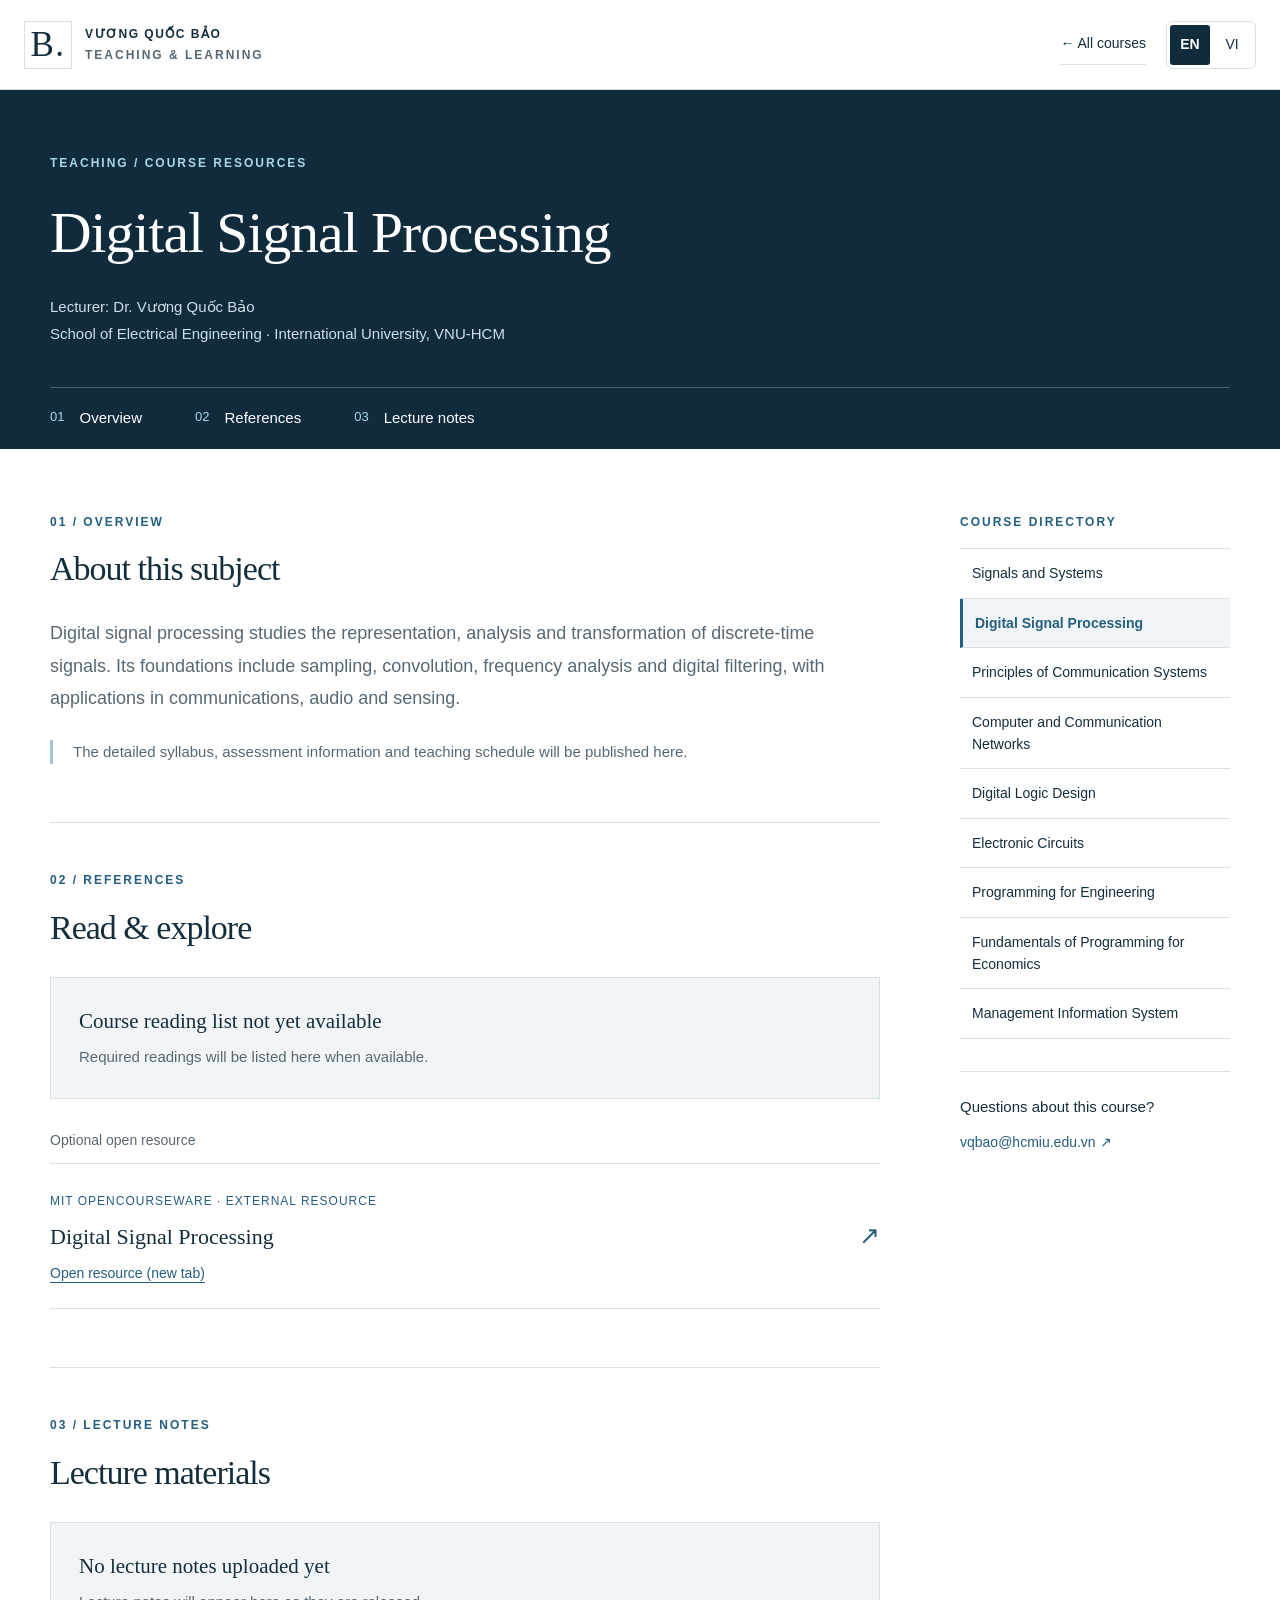
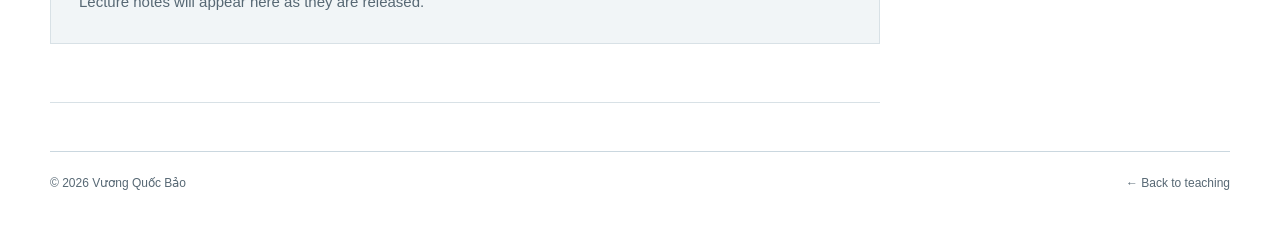
<file: courses/digital-signal-processing.html>
<!doctype html>
<html lang="en">
<head>
  <meta charset="utf-8">
  <meta name="viewport" content="width=device-width,initial-scale=1">
  <meta name="description" content="Digital Signal Processing: course overview, references and lecture notes from Vương Quốc Bảo.">
  <meta name="theme-color" content="#102b3c">
  <title>Digital Signal Processing · Vương Quốc Bảo</title>
  <link rel="icon" href="data:image/svg+xml,%3Csvg xmlns='http://www.w3.org/2000/svg' viewBox='0 0 64 64'%3E%3Crect width='64' height='64' rx='12' fill='%23102b3c'/%3E%3Ctext x='32' y='43' text-anchor='middle' font-family='Georgia' font-size='34' fill='white'%3EB%3C/text%3E%3C/svg%3E">
  <link rel="stylesheet" href="../styles.css">
  <link rel="stylesheet" href="course.css">
  <script src="course.js" defer></script>
</head>
<body class="course-page">
  <a class="skip" href="#main"><span data-vi="Chuyển đến nội dung">Skip to content</span></a>
  <header class="course-header">
    <a class="brand" href="../index.html#teaching"><span class="monogram">B.</span><span>VƯƠNG QUỐC BẢO<small data-vi="GIẢNG DẠY &amp; HỌC TẬP">TEACHING &amp; LEARNING</small></span></a>
    <a class="back-link" href="../index.html#teaching">← <span data-vi="Các môn học">All courses</span></a>
    <div class="language-switch" role="group" aria-label="Language / Ngôn ngữ" hidden>
      <button type="button" data-language="en" lang="en" aria-label="Switch to English" aria-pressed="true">EN</button>
      <button type="button" data-language="vi" lang="vi" aria-label="Chuyển sang tiếng Việt" aria-pressed="false">VI</button>
    </div>
  </header>
  <main id="main">
    <section class="course-hero">
      <div class="wrap">
        <p class="eyebrow"><span data-vi="GIẢNG DẠY / HỌC LIỆU">TEACHING / COURSE RESOURCES</span></p>
        <h1 data-vi="Xử lý tín hiệu số">Digital Signal Processing</h1>
        <p class="course-byline"><span data-vi="Giảng viên: TS. Vương Quốc Bảo">Lecturer: Dr. Vương Quốc Bảo</span><br><span data-vi="Khoa Điện – Điện tử · Trường Đại học Quốc tế, ĐHQG-HCM">School of Electrical Engineering · International University, VNU-HCM</span></p>
        <nav class="course-jump" aria-label="Course sections / Nội dung môn học">
          <a href="#overview">01 <span><span data-vi="Giới thiệu">Overview</span></span></a>
          <a href="#references">02 <span><span data-vi="Tài liệu tham khảo">References</span></span></a>
          <a href="#lecture-notes">03 <span><span data-vi="Bài giảng">Lecture notes</span></span></a>
        </nav>
      </div>
    </section>
    <div class="wrap course-layout">
      <div class="course-content">
        <section id="overview" class="course-block">
          <p class="eyebrow">01 / <span data-vi="GIỚI THIỆU">OVERVIEW</span></p>
          <h2 data-vi="Giới thiệu môn học">About this subject</h2>
          <!-- Edit the English paragraph and its data-vi translation together. -->
          <p data-vi="Xử lý tín hiệu số nghiên cứu cách biểu diễn, phân tích và biến đổi tín hiệu rời rạc theo thời gian. Những nền tảng của lĩnh vực gồm lấy mẫu, tích chập, phân tích tần số và lọc số, với các ứng dụng trong truyền thông, âm thanh và cảm biến." class="course-intro">Digital signal processing studies the representation, analysis and transformation of discrete-time signals. Its foundations include sampling, convolution, frequency analysis and digital filtering, with applications in communications, audio and sensing.</p>
          <div class="course-notice"><p data-vi="Đề cương chi tiết, thông tin đánh giá và lịch giảng dạy sẽ được cập nhật tại đây.">The detailed syllabus, assessment information and teaching schedule will be published here.</p></div>
        </section>
        <section id="references" class="course-block">
          <p class="eyebrow">02 / <span data-vi="TÀI LIỆU THAM KHẢO">REFERENCES</span></p>
          <h2 data-vi="Đọc &amp; tìm hiểu">Read &amp; explore</h2>
          <!-- START COURSE REFERENCES: replace this empty state with your reading list. -->
          <div class="material-empty">
            <h3 data-vi="Chưa có danh mục tài liệu của môn học">Course reading list not yet available</h3>
            <p data-vi="Tài liệu đọc của môn học sẽ được bổ sung tại đây.">Required readings will be listed here when available.</p>
          </div>
          <!-- END COURSE REFERENCES -->
          <h3 class="supplement-label"><span data-vi="Học liệu mở để tham khảo thêm">Optional open resource</span></h3>
          <a class="reference-card" href="https://ocw.mit.edu/courses/res-6-008-digital-signal-processing-spring-2011/" target="_blank" rel="noopener">
            <div><span class="resource-meta">MIT OPENCOURSEWARE · <span data-vi="TÀI LIỆU BÊN NGOÀI">EXTERNAL RESOURCE</span></span><h3 lang="en">Digital Signal Processing</h3><p data-vi="Mở tài liệu (tab mới)">Open resource (new tab)</p></div><span aria-hidden="true">↗</span>
          </a>
        </section>
        <section id="lecture-notes" class="course-block">
          <p class="eyebrow">03 / <span data-vi="BÀI GIẢNG">LECTURE NOTES</span></p>
          <h2 data-vi="Tài liệu bài giảng">Lecture materials</h2>
          <!-- START LECTURE NOTES: replace the empty state with resource-row entries.
               Upload files to ../materials/digital-signal-processing/ first.
               See HUONG-DAN-MON-HOC.md for a ready-to-copy entry. -->
          <div class="material-empty">
            <h3 data-vi="Chưa có tài liệu bài giảng">No lecture notes uploaded yet</h3>
            <p data-vi="Bài giảng sẽ xuất hiện tại đây sau khi được đăng tải.">Lecture notes will appear here as they are released.</p>
          </div>
          <!-- END LECTURE NOTES -->
        </section>
      </div>
      <aside class="course-sidebar">
        <p class="eyebrow"><span data-vi="DANH MỤC MÔN HỌC">COURSE DIRECTORY</span></p>
        <nav class="course-directory" aria-label="All courses / Danh mục môn học">
<a href="signals-and-systems.html"><span data-vi="Tín hiệu và hệ thống">Signals and Systems</span></a>
<a href="digital-signal-processing.html" aria-current="page"><span data-vi="Xử lý tín hiệu số">Digital Signal Processing</span></a>
<a href="principles-of-communication-systems.html"><span data-vi="Nguyên lý hệ thống truyền thông">Principles of Communication Systems</span></a>
<a href="computer-and-communication-networks.html"><span data-vi="Mạng máy tính và truyền thông">Computer and Communication Networks</span></a>
<a href="digital-logic-design.html"><span data-vi="Thiết kế logic số">Digital Logic Design</span></a>
<a href="electronic-circuits.html"><span data-vi="Mạch điện tử">Electronic Circuits</span></a>
<a href="programming-for-engineering.html"><span data-vi="Lập trình cho kỹ thuật">Programming for Engineering</span></a>
          <a href="fundamentals-of-programming-for-economics.html">
  <span data-vi="Cơ sở lập trình cho kinh tế">
    Fundamentals of Programming for Economics
  </span>
</a>

<a href="management-information-system.html">
  <span data-vi="Hệ thống thông tin quản lý">
    Management Information System
  </span>
</a>
        </nav>
        <div class="lecturer-contact">
          <h3 data-vi="Bạn cần trao đổi về môn học?">Questions about this course?</h3>
          <a href="mailto:vqbao@hcmiu.edu.vn">vqbao@hcmiu.edu.vn ↗</a>
        </div>
      </aside>
    </div>
  </main>
  <div class="wrap"><footer><span>© <span id="year">2026</span> Vương Quốc Bảo</span><a href="../index.html#teaching">← <span data-vi="Về phần giảng dạy">Back to teaching</span></a></footer></div>
</body>
</html>
</file>
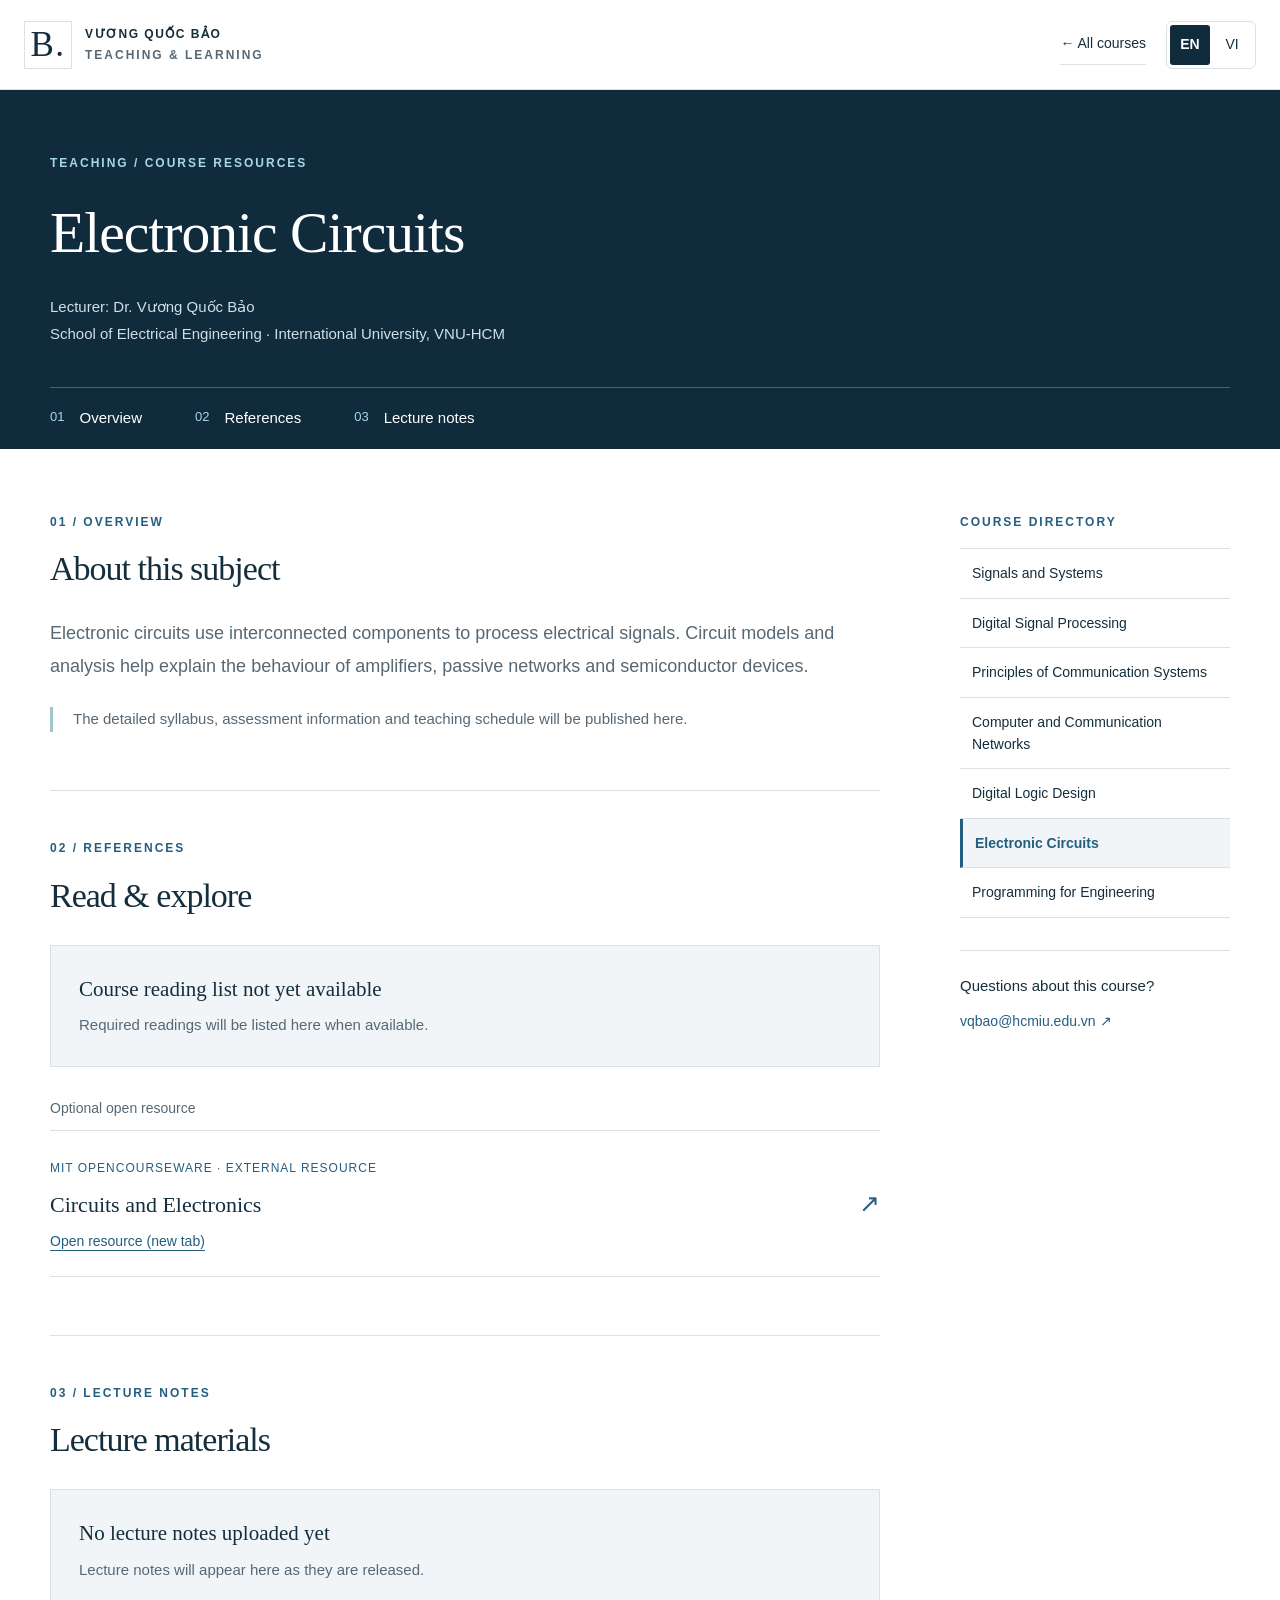
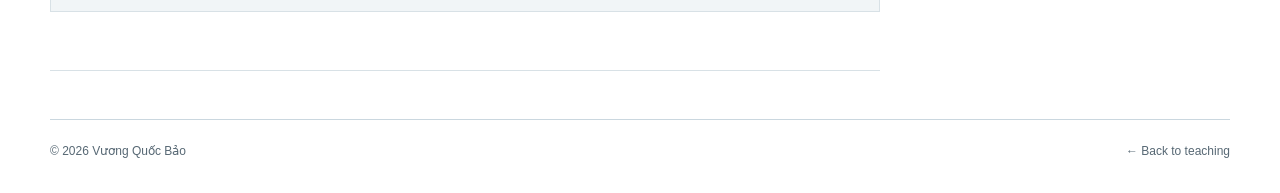
<file: courses/electronic-circuits.html>
<!doctype html>
<html lang="en">
<head>
  <meta charset="utf-8">
  <meta name="viewport" content="width=device-width,initial-scale=1">
  <meta name="description" content="Electronic Circuits: course overview, references and lecture notes from Vương Quốc Bảo.">
  <meta name="theme-color" content="#102b3c">
  <title>Electronic Circuits · Vương Quốc Bảo</title>
  <link rel="icon" href="data:image/svg+xml,%3Csvg xmlns='http://www.w3.org/2000/svg' viewBox='0 0 64 64'%3E%3Crect width='64' height='64' rx='12' fill='%23102b3c'/%3E%3Ctext x='32' y='43' text-anchor='middle' font-family='Georgia' font-size='34' fill='white'%3EB%3C/text%3E%3C/svg%3E">
  <link rel="stylesheet" href="../styles.css">
  <link rel="stylesheet" href="course.css">
  <script src="course.js" defer></script>
</head>
<body class="course-page">
  <a class="skip" href="#main"><span data-vi="Chuyển đến nội dung">Skip to content</span></a>
  <header class="course-header">
    <a class="brand" href="../index.html#teaching"><span class="monogram">B.</span><span>VƯƠNG QUỐC BẢO<small data-vi="GIẢNG DẠY &amp; HỌC TẬP">TEACHING &amp; LEARNING</small></span></a>
    <a class="back-link" href="../index.html#teaching">← <span data-vi="Các môn học">All courses</span></a>
    <div class="language-switch" role="group" aria-label="Language / Ngôn ngữ" hidden>
      <button type="button" data-language="en" lang="en" aria-label="Switch to English" aria-pressed="true">EN</button>
      <button type="button" data-language="vi" lang="vi" aria-label="Chuyển sang tiếng Việt" aria-pressed="false">VI</button>
    </div>
  </header>
  <main id="main">
    <section class="course-hero">
      <div class="wrap">
        <p class="eyebrow"><span data-vi="GIẢNG DẠY / HỌC LIỆU">TEACHING / COURSE RESOURCES</span></p>
        <h1 data-vi="Mạch điện tử">Electronic Circuits</h1>
        <p class="course-byline"><span data-vi="Giảng viên: TS. Vương Quốc Bảo">Lecturer: Dr. Vương Quốc Bảo</span><br><span data-vi="Khoa Điện – Điện tử · Trường Đại học Quốc tế, ĐHQG-HCM">School of Electrical Engineering · International University, VNU-HCM</span></p>
        <nav class="course-jump" aria-label="Course sections / Nội dung môn học">
          <a href="#overview">01 <span><span data-vi="Giới thiệu">Overview</span></span></a>
          <a href="#references">02 <span><span data-vi="Tài liệu tham khảo">References</span></span></a>
          <a href="#lecture-notes">03 <span><span data-vi="Bài giảng">Lecture notes</span></span></a>
        </nav>
      </div>
    </section>
    <div class="wrap course-layout">
      <div class="course-content">
        <section id="overview" class="course-block">
          <p class="eyebrow">01 / <span data-vi="GIỚI THIỆU">OVERVIEW</span></p>
          <h2 data-vi="Giới thiệu môn học">About this subject</h2>
          <!-- Edit the English paragraph and its data-vi translation together. -->
          <p data-vi="Mạch điện tử sử dụng các linh kiện liên kết với nhau để xử lý tín hiệu điện. Mô hình và phương pháp phân tích mạch giúp giải thích hoạt động của bộ khuếch đại, mạng thụ động và linh kiện bán dẫn." class="course-intro">Electronic circuits use interconnected components to process electrical signals. Circuit models and analysis help explain the behaviour of amplifiers, passive networks and semiconductor devices.</p>
          <div class="course-notice"><p data-vi="Đề cương chi tiết, thông tin đánh giá và lịch giảng dạy sẽ được cập nhật tại đây.">The detailed syllabus, assessment information and teaching schedule will be published here.</p></div>
        </section>
        <section id="references" class="course-block">
          <p class="eyebrow">02 / <span data-vi="TÀI LIỆU THAM KHẢO">REFERENCES</span></p>
          <h2 data-vi="Đọc &amp; tìm hiểu">Read &amp; explore</h2>
          <!-- START COURSE REFERENCES: replace this empty state with your reading list. -->
          <div class="material-empty">
            <h3 data-vi="Chưa có danh mục tài liệu của môn học">Course reading list not yet available</h3>
            <p data-vi="Tài liệu đọc của môn học sẽ được bổ sung tại đây.">Required readings will be listed here when available.</p>
          </div>
          <!-- END COURSE REFERENCES -->
          <h3 class="supplement-label"><span data-vi="Học liệu mở để tham khảo thêm">Optional open resource</span></h3>
          <a class="reference-card" href="https://ocw.mit.edu/courses/6-002-circuits-and-electronics-spring-2007/" target="_blank" rel="noopener">
            <div><span class="resource-meta">MIT OPENCOURSEWARE · <span data-vi="TÀI LIỆU BÊN NGOÀI">EXTERNAL RESOURCE</span></span><h3 lang="en">Circuits and Electronics</h3><p data-vi="Mở tài liệu (tab mới)">Open resource (new tab)</p></div><span aria-hidden="true">↗</span>
          </a>
        </section>
        <section id="lecture-notes" class="course-block">
          <p class="eyebrow">03 / <span data-vi="BÀI GIẢNG">LECTURE NOTES</span></p>
          <h2 data-vi="Tài liệu bài giảng">Lecture materials</h2>
          <!-- START LECTURE NOTES: replace the empty state with resource-row entries.
               Upload files to ../materials/electronic-circuits/ first.
               See HUONG-DAN-MON-HOC.md for a ready-to-copy entry. -->
          <div class="material-empty">
            <h3 data-vi="Chưa có tài liệu bài giảng">No lecture notes uploaded yet</h3>
            <p data-vi="Bài giảng sẽ xuất hiện tại đây sau khi được đăng tải.">Lecture notes will appear here as they are released.</p>
          </div>
          <!-- END LECTURE NOTES -->
        </section>
      </div>
      <aside class="course-sidebar">
        <p class="eyebrow"><span data-vi="DANH MỤC MÔN HỌC">COURSE DIRECTORY</span></p>
        <nav class="course-directory" aria-label="All courses / Danh mục môn học">
<a href="signals-and-systems.html"><span data-vi="Tín hiệu và hệ thống">Signals and Systems</span></a>
<a href="digital-signal-processing.html"><span data-vi="Xử lý tín hiệu số">Digital Signal Processing</span></a>
<a href="principles-of-communication-systems.html"><span data-vi="Nguyên lý hệ thống truyền thông">Principles of Communication Systems</span></a>
<a href="computer-and-communication-networks.html"><span data-vi="Mạng máy tính và truyền thông">Computer and Communication Networks</span></a>
<a href="digital-logic-design.html"><span data-vi="Thiết kế logic số">Digital Logic Design</span></a>
<a href="electronic-circuits.html" aria-current="page"><span data-vi="Mạch điện tử">Electronic Circuits</span></a>
<a href="programming-for-engineering.html"><span data-vi="Lập trình cho kỹ thuật">Programming for Engineering</span></a>
        </nav>
        <div class="lecturer-contact">
          <h3 data-vi="Bạn cần trao đổi về môn học?">Questions about this course?</h3>
          <a href="mailto:vqbao@hcmiu.edu.vn">vqbao@hcmiu.edu.vn ↗</a>
        </div>
      </aside>
    </div>
  </main>
  <div class="wrap"><footer><span>© <span id="year">2026</span> Vương Quốc Bảo</span><a href="../index.html#teaching">← <span data-vi="Về phần giảng dạy">Back to teaching</span></a></footer></div>
</body>
</html>
</file>
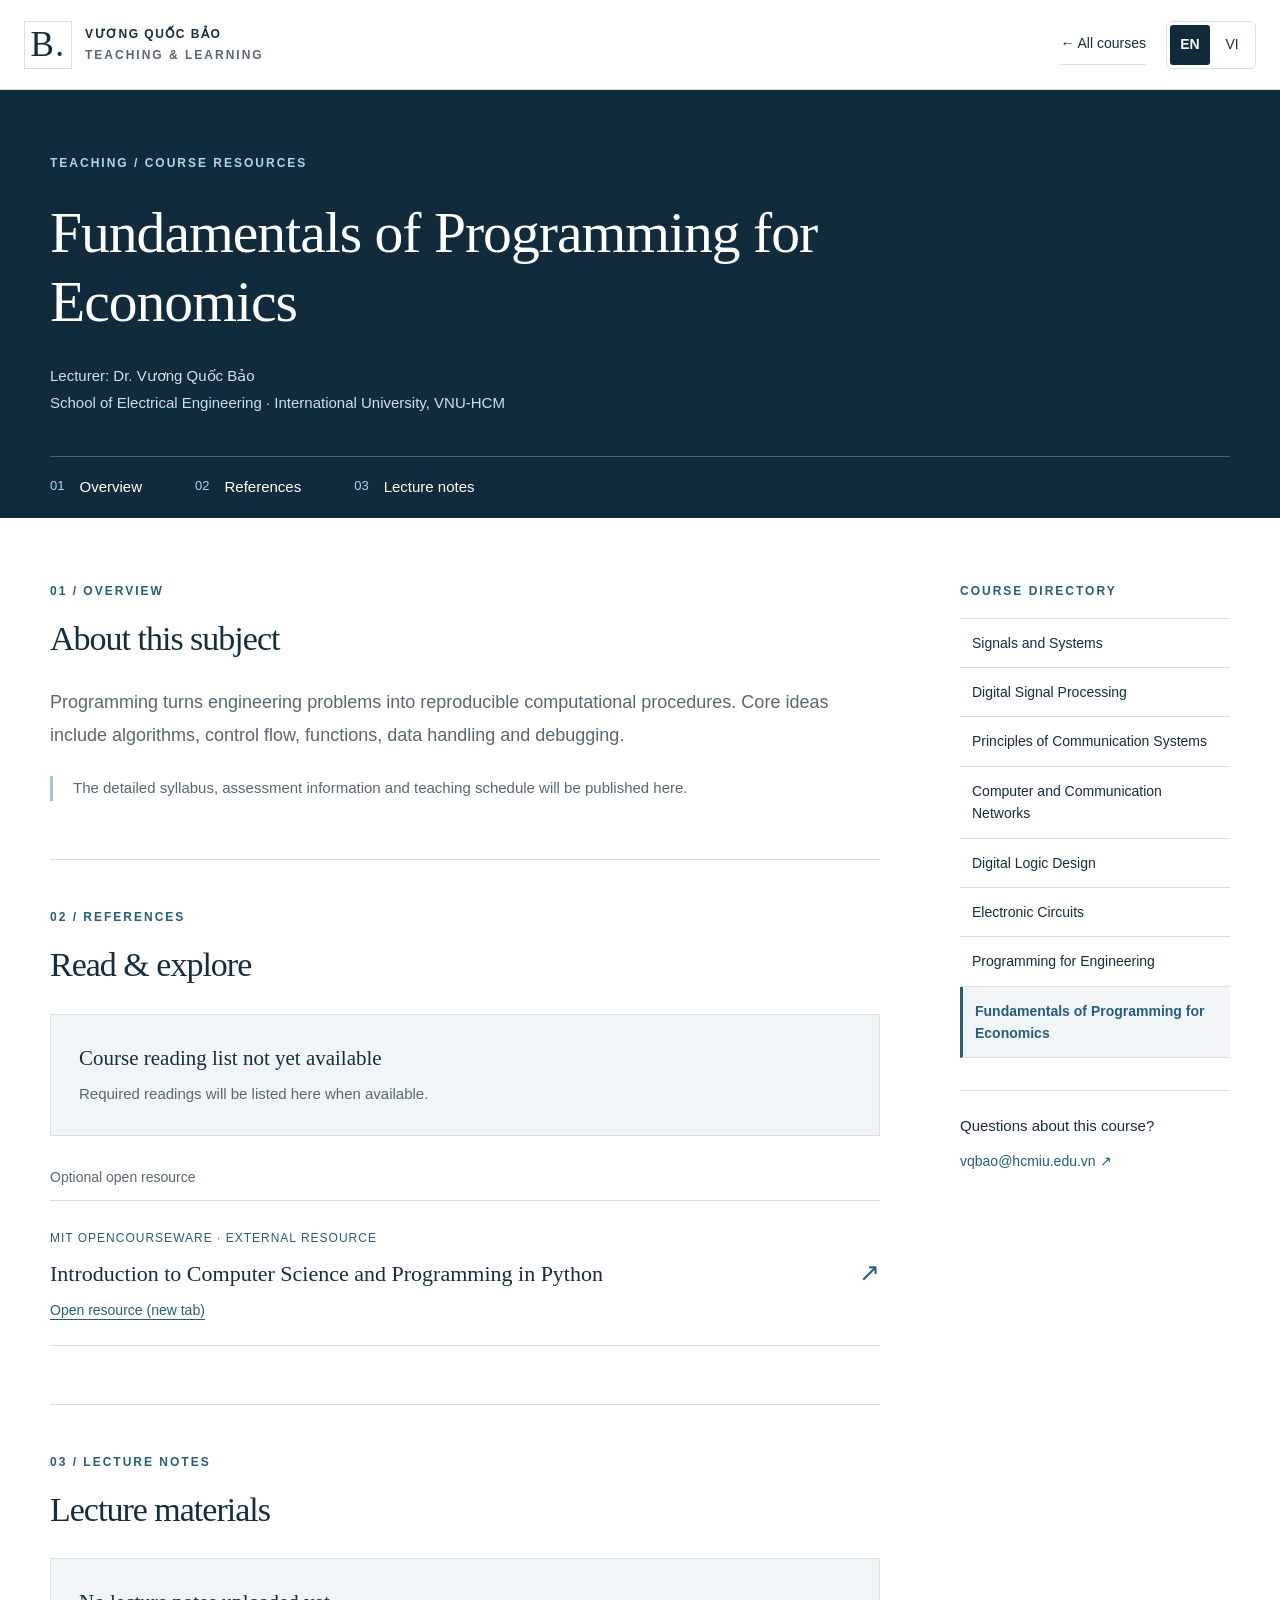
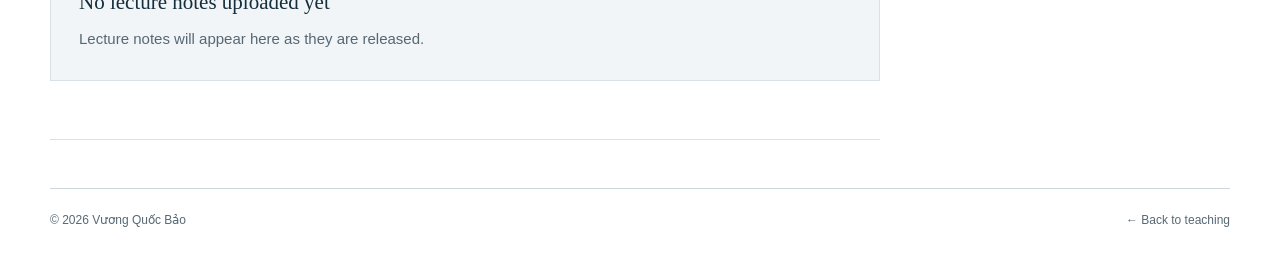
<file: courses/fundamentals-of-programming-for-economics.html>
<!doctype html>
<html lang="en">
<head>
  <meta charset="utf-8">
  <meta name="viewport" content="width=device-width,initial-scale=1">
  <meta name="description" content="Fundamentals of Programming for Economics: course overview, references and lecture notes from Vương Quốc Bảo.">
  <meta name="theme-color" content="#102b3c">
  <title>Fundamentals of Programming for Economics · Vương Quốc Bảo</title>
  <link rel="icon" href="data:image/svg+xml,%3Csvg xmlns='http://www.w3.org/2000/svg' viewBox='0 0 64 64'%3E%3Crect width='64' height='64' rx='12' fill='%23102b3c'/%3E%3Ctext x='32' y='43' text-anchor='middle' font-family='Georgia' font-size='34' fill='white'%3EB%3C/text%3E%3C/svg%3E">
  <link rel="stylesheet" href="../styles.css">
  <link rel="stylesheet" href="course.css">
  <script src="course.js" defer></script>
</head>
<body class="course-page">
  <a class="skip" href="#main"><span data-vi="Chuyển đến nội dung">Skip to content</span></a>
  <header class="course-header">
    <a class="brand" href="../index.html#teaching"><span class="monogram">B.</span><span>VƯƠNG QUỐC BẢO<small data-vi="GIẢNG DẠY &amp; HỌC TẬP">TEACHING &amp; LEARNING</small></span></a>
    <a class="back-link" href="../index.html#teaching">← <span data-vi="Các môn học">All courses</span></a>
    <div class="language-switch" role="group" aria-label="Language / Ngôn ngữ" hidden>
      <button type="button" data-language="en" lang="en" aria-label="Switch to English" aria-pressed="true">EN</button>
      <button type="button" data-language="vi" lang="vi" aria-label="Chuyển sang tiếng Việt" aria-pressed="false">VI</button>
    </div>
  </header>
  <main id="main">
    <section class="course-hero">
      <div class="wrap">
        <p class="eyebrow"><span data-vi="GIẢNG DẠY / HỌC LIỆU">TEACHING / COURSE RESOURCES</span></p>
        <h1 data-vi="Cơ sở lập trình cho kinh tế">Fundamentals of Programming for Economics</h1>
        <p class="course-byline"><span data-vi="Giảng viên: TS. Vương Quốc Bảo">Lecturer: Dr. Vương Quốc Bảo</span><br><span data-vi="Khoa Điện – Điện tử · Trường Đại học Quốc tế, ĐHQG-HCM">School of Electrical Engineering · International University, VNU-HCM</span></p>
        <nav class="course-jump" aria-label="Course sections / Nội dung môn học">
          <a href="#overview">01 <span><span data-vi="Giới thiệu">Overview</span></span></a>
          <a href="#references">02 <span><span data-vi="Tài liệu tham khảo">References</span></span></a>
          <a href="#lecture-notes">03 <span><span data-vi="Bài giảng">Lecture notes</span></span></a>
        </nav>
      </div>
    </section>
    <div class="wrap course-layout">
      <div class="course-content">
        <section id="overview" class="course-block">
          <p class="eyebrow">01 / <span data-vi="GIỚI THIỆU">OVERVIEW</span></p>
          <h2 data-vi="Giới thiệu môn học">About this subject</h2>
          <!-- Edit the English paragraph and its data-vi translation together. -->
          <p data-vi="Lập trình chuyển các bài toán kỹ thuật thành những quy trình tính toán có thể tái sử dụng. Các khái niệm nền tảng gồm thuật toán, cấu trúc điều khiển, hàm, xử lý dữ liệu và gỡ lỗi." class="course-intro">Programming turns engineering problems into reproducible computational procedures. Core ideas include algorithms, control flow, functions, data handling and debugging.</p>
          <div class="course-notice"><p data-vi="Đề cương chi tiết, thông tin đánh giá và lịch giảng dạy sẽ được cập nhật tại đây.">The detailed syllabus, assessment information and teaching schedule will be published here.</p></div>
        </section>
        <section id="references" class="course-block">
          <p class="eyebrow">02 / <span data-vi="TÀI LIỆU THAM KHẢO">REFERENCES</span></p>
          <h2 data-vi="Đọc &amp; tìm hiểu">Read &amp; explore</h2>
          <!-- START COURSE REFERENCES: replace this empty state with your reading list. -->
          <div class="material-empty">
            <h3 data-vi="Chưa có danh mục tài liệu của môn học">Course reading list not yet available</h3>
            <p data-vi="Tài liệu đọc của môn học sẽ được bổ sung tại đây.">Required readings will be listed here when available.</p>
          </div>
          <!-- END COURSE REFERENCES -->
          <h3 class="supplement-label"><span data-vi="Học liệu mở để tham khảo thêm">Optional open resource</span></h3>
          <a class="reference-card" href="https://ocw.mit.edu/courses/6-0001-introduction-to-computer-science-and-programming-in-python-fall-2016/" target="_blank" rel="noopener">
            <div><span class="resource-meta">MIT OPENCOURSEWARE · <span data-vi="TÀI LIỆU BÊN NGOÀI">EXTERNAL RESOURCE</span></span><h3 lang="en">Introduction to Computer Science and Programming in Python</h3><p data-vi="Mở tài liệu (tab mới)">Open resource (new tab)</p></div><span aria-hidden="true">↗</span>
          </a>
        </section>
        <section id="lecture-notes" class="course-block">
          <p class="eyebrow">03 / <span data-vi="BÀI GIẢNG">LECTURE NOTES</span></p>
          <h2 data-vi="Tài liệu bài giảng">Lecture materials</h2>
          <!-- START LECTURE NOTES: replace the empty state with resource-row entries.
               Upload files to ../materials/programming-for-engineering/ first.
               See HUONG-DAN-MON-HOC.md for a ready-to-copy entry. -->
          <div class="material-empty">
            <h3 data-vi="Chưa có tài liệu bài giảng">No lecture notes uploaded yet</h3>
            <p data-vi="Bài giảng sẽ xuất hiện tại đây sau khi được đăng tải.">Lecture notes will appear here as they are released.</p>
          </div>
          <!-- END LECTURE NOTES -->
        </section>
      </div>
      <aside class="course-sidebar">
        <p class="eyebrow"><span data-vi="DANH MỤC MÔN HỌC">COURSE DIRECTORY</span></p>
        <nav class="course-directory" aria-label="All courses / Danh mục môn học">
<a href="signals-and-systems.html"><span data-vi="Tín hiệu và hệ thống">Signals and Systems</span></a>
<a href="digital-signal-processing.html"><span data-vi="Xử lý tín hiệu số">Digital Signal Processing</span></a>
<a href="principles-of-communication-systems.html"><span data-vi="Nguyên lý hệ thống truyền thông">Principles of Communication Systems</span></a>
<a href="computer-and-communication-networks.html"><span data-vi="Mạng máy tính và truyền thông">Computer and Communication Networks</span></a>
<a href="digital-logic-design.html"><span data-vi="Thiết kế logic số">Digital Logic Design</span></a>
<a href="electronic-circuits.html"><span data-vi="Mạch điện tử">Electronic Circuits</span></a>
<a href="programming-for-engineering.html" ><span data-vi="Lập trình cho kỹ thuật">Programming for Engineering</span></a>
          <a href="fundamentals-of-programming-for-economics.html"
   aria-current="page">
  <span data-vi="Cơ sở lập trình cho kinh tế">
    Fundamentals of Programming for Economics
  </span>
</a>
        </nav>
        <div class="lecturer-contact">
          <h3 data-vi="Bạn cần trao đổi về môn học?">Questions about this course?</h3>
          <a href="mailto:vqbao@hcmiu.edu.vn">vqbao@hcmiu.edu.vn ↗</a>
        </div>
      </aside>
    </div>
  </main>
  <div class="wrap"><footer><span>© <span id="year">2026</span> Vương Quốc Bảo</span><a href="../index.html#teaching">← <span data-vi="Về phần giảng dạy">Back to teaching</span></a></footer></div>
</body>
</html>
</file>
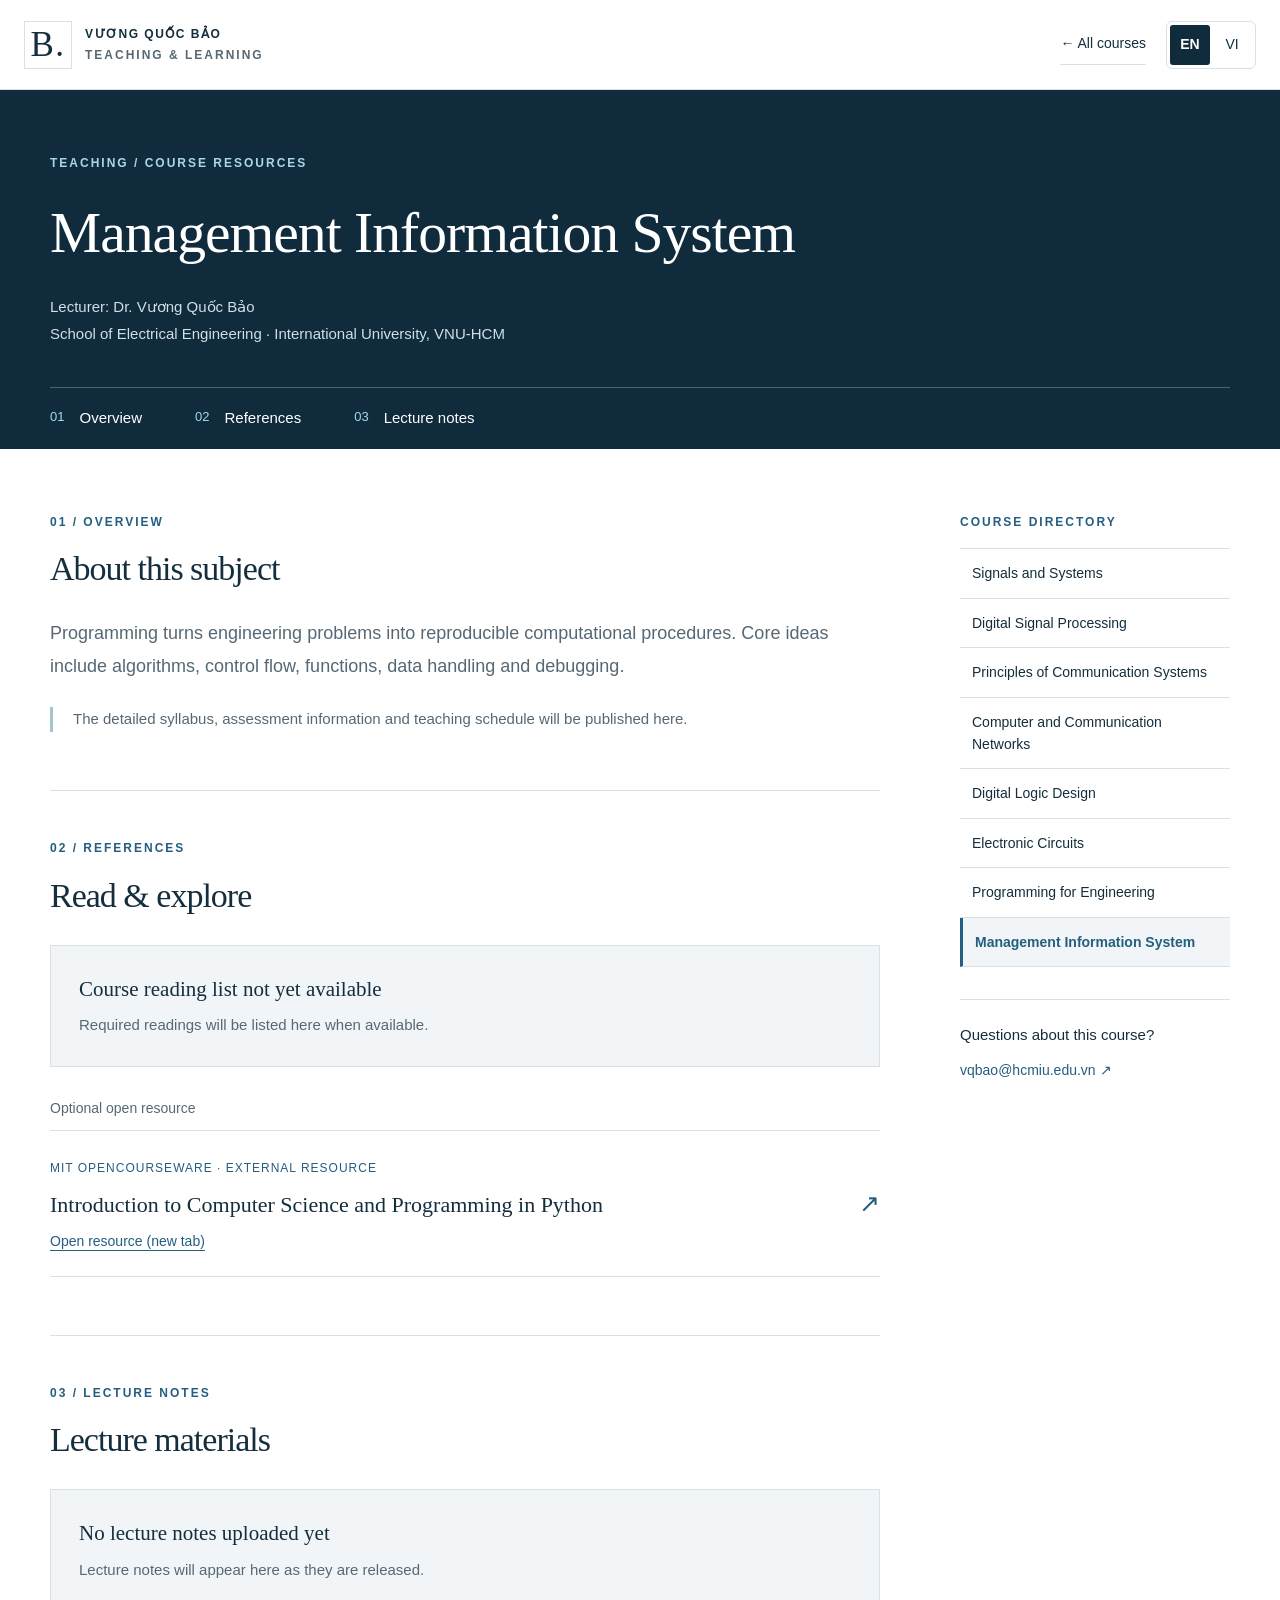
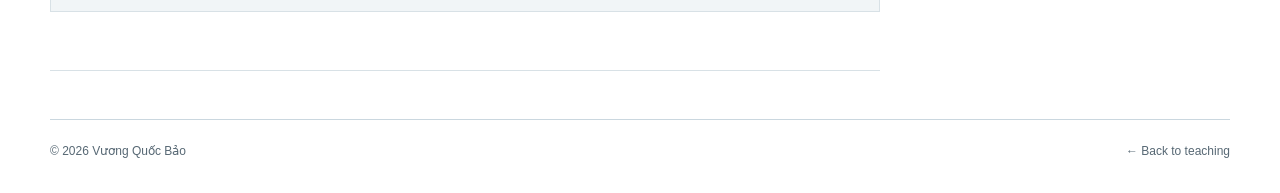
<file: courses/management-information-system.html>
<!doctype html>
<html lang="en">
<head>
  <meta charset="utf-8">
  <meta name="viewport" content="width=device-width,initial-scale=1">
  <meta name="description" content="Programming for Engineering: course overview, references and lecture notes from Vương Quốc Bảo.">
  <meta name="theme-color" content="#102b3c">
  <title>Management Information System · Vương Quốc Bảo</title>
  <link rel="icon" href="data:image/svg+xml,%3Csvg xmlns='http://www.w3.org/2000/svg' viewBox='0 0 64 64'%3E%3Crect width='64' height='64' rx='12' fill='%23102b3c'/%3E%3Ctext x='32' y='43' text-anchor='middle' font-family='Georgia' font-size='34' fill='white'%3EB%3C/text%3E%3C/svg%3E">
  <link rel="stylesheet" href="../styles.css">
  <link rel="stylesheet" href="course.css">
  <script src="course.js" defer></script>
</head>
<body class="course-page">
  <a class="skip" href="#main"><span data-vi="Chuyển đến nội dung">Skip to content</span></a>
  <header class="course-header">
    <a class="brand" href="../index.html#teaching"><span class="monogram">B.</span><span>VƯƠNG QUỐC BẢO<small data-vi="GIẢNG DẠY &amp; HỌC TẬP">TEACHING &amp; LEARNING</small></span></a>
    <a class="back-link" href="../index.html#teaching">← <span data-vi="Các môn học">All courses</span></a>
    <div class="language-switch" role="group" aria-label="Language / Ngôn ngữ" hidden>
      <button type="button" data-language="en" lang="en" aria-label="Switch to English" aria-pressed="true">EN</button>
      <button type="button" data-language="vi" lang="vi" aria-label="Chuyển sang tiếng Việt" aria-pressed="false">VI</button>
    </div>
  </header>
  <main id="main">
    <section class="course-hero">
      <div class="wrap">
        <p class="eyebrow"><span data-vi="GIẢNG DẠY / HỌC LIỆU">TEACHING / COURSE RESOURCES</span></p>
        <h1 data-vi="Hệ thống thông tin quản lý">Management Information System</h1>
        <p class="course-byline"><span data-vi="Giảng viên: TS. Vương Quốc Bảo">Lecturer: Dr. Vương Quốc Bảo</span><br><span data-vi="Khoa Điện – Điện tử · Trường Đại học Quốc tế, ĐHQG-HCM">School of Electrical Engineering · International University, VNU-HCM</span></p>
        <nav class="course-jump" aria-label="Course sections / Nội dung môn học">
          <a href="#overview">01 <span><span data-vi="Giới thiệu">Overview</span></span></a>
          <a href="#references">02 <span><span data-vi="Tài liệu tham khảo">References</span></span></a>
          <a href="#lecture-notes">03 <span><span data-vi="Bài giảng">Lecture notes</span></span></a>
        </nav>
      </div>
    </section>
    <div class="wrap course-layout">
      <div class="course-content">
        <section id="overview" class="course-block">
          <p class="eyebrow">01 / <span data-vi="GIỚI THIỆU">OVERVIEW</span></p>
          <h2 data-vi="Giới thiệu môn học">About this subject</h2>
          <!-- Edit the English paragraph and its data-vi translation together. -->
          <p data-vi="Lập trình chuyển các bài toán kỹ thuật thành những quy trình tính toán có thể tái sử dụng. Các khái niệm nền tảng gồm thuật toán, cấu trúc điều khiển, hàm, xử lý dữ liệu và gỡ lỗi." class="course-intro">Programming turns engineering problems into reproducible computational procedures. Core ideas include algorithms, control flow, functions, data handling and debugging.</p>
          <div class="course-notice"><p data-vi="Đề cương chi tiết, thông tin đánh giá và lịch giảng dạy sẽ được cập nhật tại đây.">The detailed syllabus, assessment information and teaching schedule will be published here.</p></div>
        </section>
        <section id="references" class="course-block">
          <p class="eyebrow">02 / <span data-vi="TÀI LIỆU THAM KHẢO">REFERENCES</span></p>
          <h2 data-vi="Đọc &amp; tìm hiểu">Read &amp; explore</h2>
          <!-- START COURSE REFERENCES: replace this empty state with your reading list. -->
          <div class="material-empty">
            <h3 data-vi="Chưa có danh mục tài liệu của môn học">Course reading list not yet available</h3>
            <p data-vi="Tài liệu đọc của môn học sẽ được bổ sung tại đây.">Required readings will be listed here when available.</p>
          </div>
          <!-- END COURSE REFERENCES -->
          <h3 class="supplement-label"><span data-vi="Học liệu mở để tham khảo thêm">Optional open resource</span></h3>
          <a class="reference-card" href="https://ocw.mit.edu/courses/6-0001-introduction-to-computer-science-and-programming-in-python-fall-2016/" target="_blank" rel="noopener">
            <div><span class="resource-meta">MIT OPENCOURSEWARE · <span data-vi="TÀI LIỆU BÊN NGOÀI">EXTERNAL RESOURCE</span></span><h3 lang="en">Introduction to Computer Science and Programming in Python</h3><p data-vi="Mở tài liệu (tab mới)">Open resource (new tab)</p></div><span aria-hidden="true">↗</span>
          </a>
        </section>
        <section id="lecture-notes" class="course-block">
          <p class="eyebrow">03 / <span data-vi="BÀI GIẢNG">LECTURE NOTES</span></p>
          <h2 data-vi="Tài liệu bài giảng">Lecture materials</h2>
          <!-- START LECTURE NOTES: replace the empty state with resource-row entries.
               Upload files to ../materials/programming-for-engineering/ first.
               See HUONG-DAN-MON-HOC.md for a ready-to-copy entry. -->
          <div class="material-empty">
            <h3 data-vi="Chưa có tài liệu bài giảng">No lecture notes uploaded yet</h3>
            <p data-vi="Bài giảng sẽ xuất hiện tại đây sau khi được đăng tải.">Lecture notes will appear here as they are released.</p>
          </div>
          <!-- END LECTURE NOTES -->
        </section>
      </div>
      <aside class="course-sidebar">
        <p class="eyebrow"><span data-vi="DANH MỤC MÔN HỌC">COURSE DIRECTORY</span></p>
        <nav class="course-directory" aria-label="All courses / Danh mục môn học">
<a href="signals-and-systems.html"><span data-vi="Tín hiệu và hệ thống">Signals and Systems</span></a>
<a href="digital-signal-processing.html"><span data-vi="Xử lý tín hiệu số">Digital Signal Processing</span></a>
<a href="principles-of-communication-systems.html"><span data-vi="Nguyên lý hệ thống truyền thông">Principles of Communication Systems</span></a>
<a href="computer-and-communication-networks.html"><span data-vi="Mạng máy tính và truyền thông">Computer and Communication Networks</span></a>
<a href="digital-logic-design.html"><span data-vi="Thiết kế logic số">Digital Logic Design</span></a>
<a href="electronic-circuits.html"><span data-vi="Mạch điện tử">Electronic Circuits</span></a>
<a href="programming-for-engineering.html" ><span data-vi="Lập trình cho kỹ thuật">Programming for Engineering</span></a>
          <a href="management-information-system.html"
   aria-current="page">
  <span data-vi="Hệ thống thông tin quản lý">
    Management Information System
  </span>
</a>
        </nav>
        <div class="lecturer-contact">
          <h3 data-vi="Bạn cần trao đổi về môn học?">Questions about this course?</h3>
          <a href="mailto:vqbao@hcmiu.edu.vn">vqbao@hcmiu.edu.vn ↗</a>
        </div>
      </aside>
    </div>
  </main>
  <div class="wrap"><footer><span>© <span id="year">2026</span> Vương Quốc Bảo</span><a href="../index.html#teaching">← <span data-vi="Về phần giảng dạy">Back to teaching</span></a></footer></div>
</body>
</html>
</file>
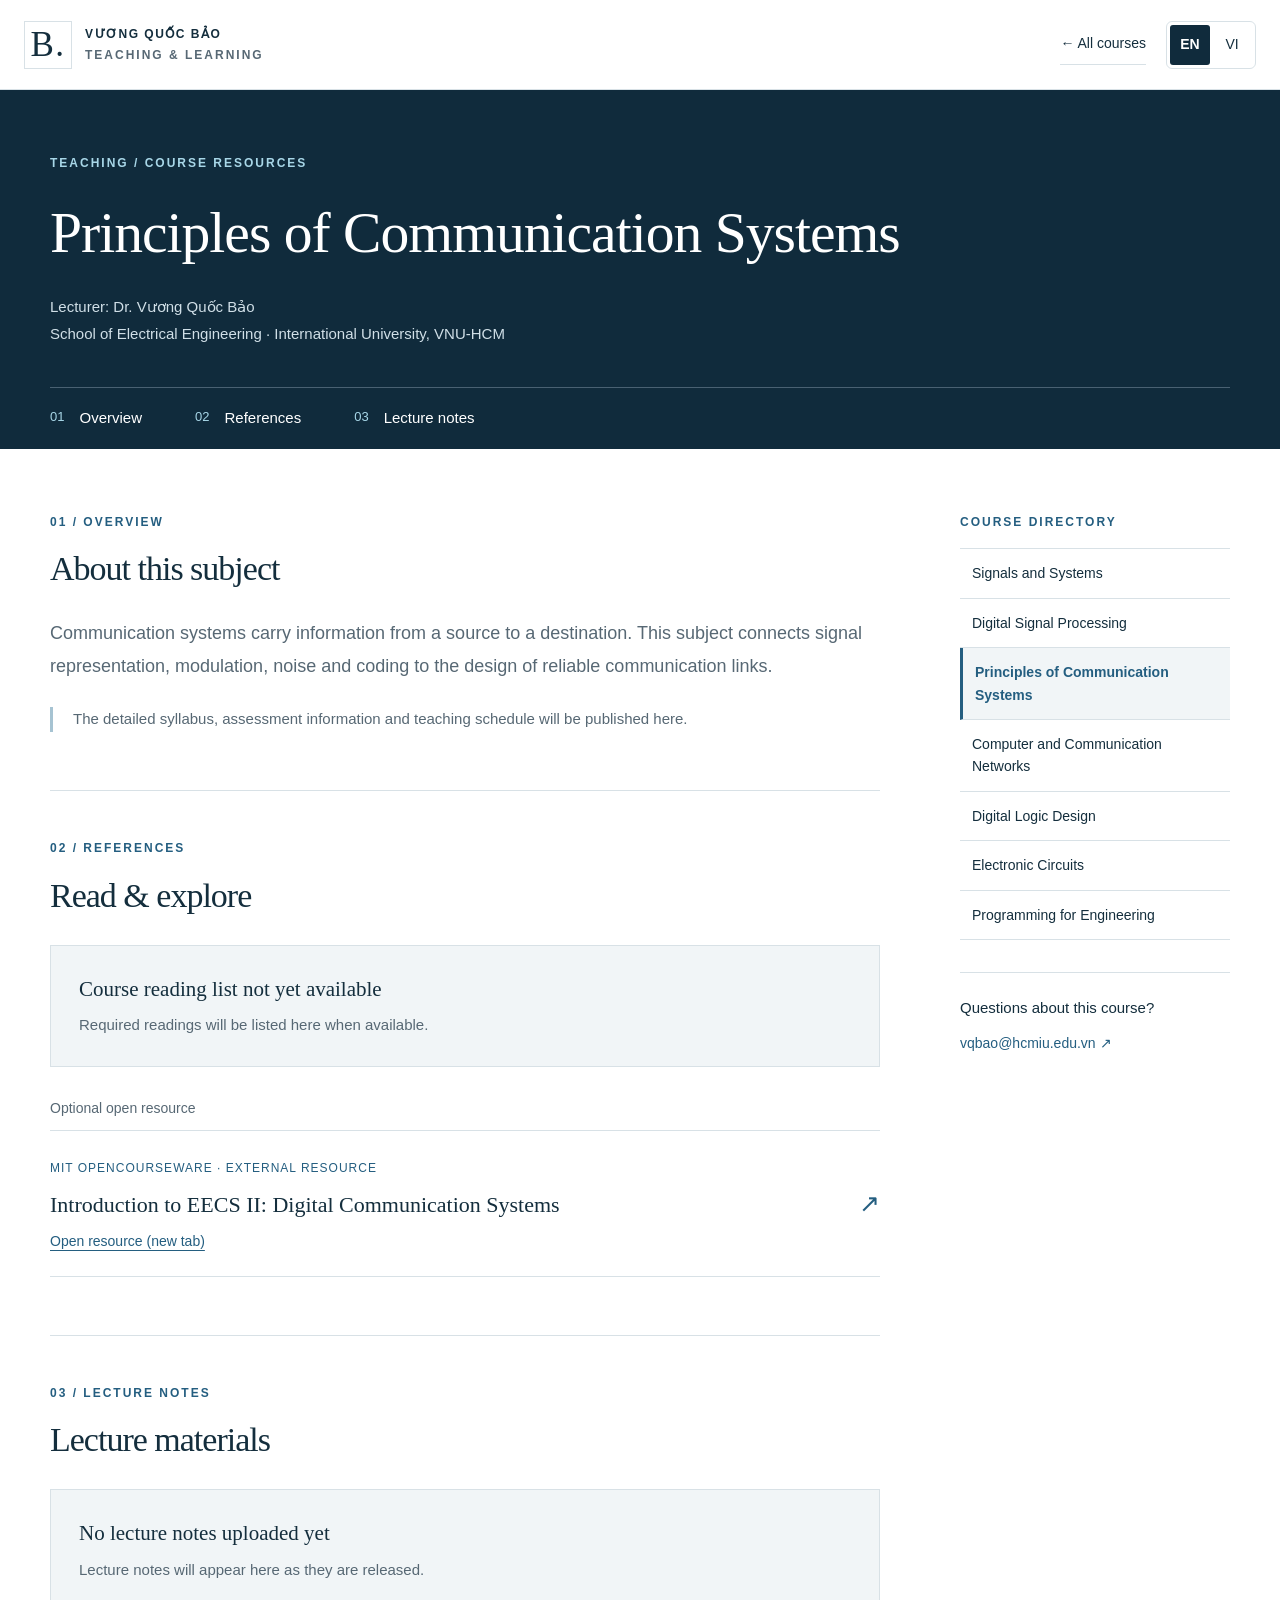
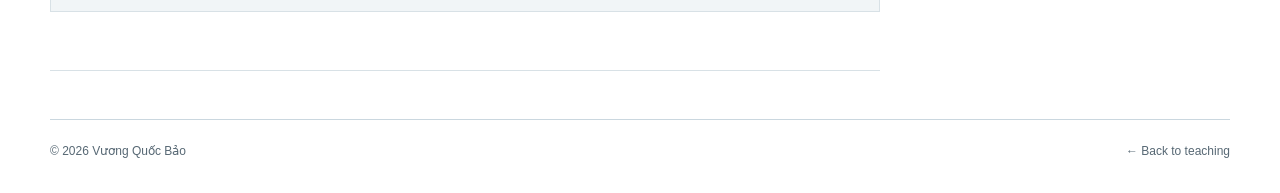
<file: courses/principles-of-communication-systems.html>
<!doctype html>
<html lang="en">
<head>
  <meta charset="utf-8">
  <meta name="viewport" content="width=device-width,initial-scale=1">
  <meta name="description" content="Principles of Communication Systems: course overview, references and lecture notes from Vương Quốc Bảo.">
  <meta name="theme-color" content="#102b3c">
  <title>Principles of Communication Systems · Vương Quốc Bảo</title>
  <link rel="icon" href="data:image/svg+xml,%3Csvg xmlns='http://www.w3.org/2000/svg' viewBox='0 0 64 64'%3E%3Crect width='64' height='64' rx='12' fill='%23102b3c'/%3E%3Ctext x='32' y='43' text-anchor='middle' font-family='Georgia' font-size='34' fill='white'%3EB%3C/text%3E%3C/svg%3E">
  <link rel="stylesheet" href="../styles.css">
  <link rel="stylesheet" href="course.css">
  <script src="course.js" defer></script>
</head>
<body class="course-page">
  <a class="skip" href="#main"><span data-vi="Chuyển đến nội dung">Skip to content</span></a>
  <header class="course-header">
    <a class="brand" href="../index.html#teaching"><span class="monogram">B.</span><span>VƯƠNG QUỐC BẢO<small data-vi="GIẢNG DẠY &amp; HỌC TẬP">TEACHING &amp; LEARNING</small></span></a>
    <a class="back-link" href="../index.html#teaching">← <span data-vi="Các môn học">All courses</span></a>
    <div class="language-switch" role="group" aria-label="Language / Ngôn ngữ" hidden>
      <button type="button" data-language="en" lang="en" aria-label="Switch to English" aria-pressed="true">EN</button>
      <button type="button" data-language="vi" lang="vi" aria-label="Chuyển sang tiếng Việt" aria-pressed="false">VI</button>
    </div>
  </header>
  <main id="main">
    <section class="course-hero">
      <div class="wrap">
        <p class="eyebrow"><span data-vi="GIẢNG DẠY / HỌC LIỆU">TEACHING / COURSE RESOURCES</span></p>
        <h1 data-vi="Nguyên lý hệ thống truyền thông">Principles of Communication Systems</h1>
        <p class="course-byline"><span data-vi="Giảng viên: TS. Vương Quốc Bảo">Lecturer: Dr. Vương Quốc Bảo</span><br><span data-vi="Khoa Điện – Điện tử · Trường Đại học Quốc tế, ĐHQG-HCM">School of Electrical Engineering · International University, VNU-HCM</span></p>
        <nav class="course-jump" aria-label="Course sections / Nội dung môn học">
          <a href="#overview">01 <span><span data-vi="Giới thiệu">Overview</span></span></a>
          <a href="#references">02 <span><span data-vi="Tài liệu tham khảo">References</span></span></a>
          <a href="#lecture-notes">03 <span><span data-vi="Bài giảng">Lecture notes</span></span></a>
        </nav>
      </div>
    </section>
    <div class="wrap course-layout">
      <div class="course-content">
        <section id="overview" class="course-block">
          <p class="eyebrow">01 / <span data-vi="GIỚI THIỆU">OVERVIEW</span></p>
          <h2 data-vi="Giới thiệu môn học">About this subject</h2>
          <!-- Edit the English paragraph and its data-vi translation together. -->
          <p data-vi="Hệ thống truyền thông chuyển tải thông tin từ nguồn đến đích. Lĩnh vực này kết nối biểu diễn tín hiệu, điều chế, nhiễu và mã hóa với việc thiết kế các đường truyền thông tin tin cậy." class="course-intro">Communication systems carry information from a source to a destination. This subject connects signal representation, modulation, noise and coding to the design of reliable communication links.</p>
          <div class="course-notice"><p data-vi="Đề cương chi tiết, thông tin đánh giá và lịch giảng dạy sẽ được cập nhật tại đây.">The detailed syllabus, assessment information and teaching schedule will be published here.</p></div>
        </section>
        <section id="references" class="course-block">
          <p class="eyebrow">02 / <span data-vi="TÀI LIỆU THAM KHẢO">REFERENCES</span></p>
          <h2 data-vi="Đọc &amp; tìm hiểu">Read &amp; explore</h2>
          <!-- START COURSE REFERENCES: replace this empty state with your reading list. -->
          <div class="material-empty">
            <h3 data-vi="Chưa có danh mục tài liệu của môn học">Course reading list not yet available</h3>
            <p data-vi="Tài liệu đọc của môn học sẽ được bổ sung tại đây.">Required readings will be listed here when available.</p>
          </div>
          <!-- END COURSE REFERENCES -->
          <h3 class="supplement-label"><span data-vi="Học liệu mở để tham khảo thêm">Optional open resource</span></h3>
          <a class="reference-card" href="https://ocw.mit.edu/courses/6-02-introduction-to-eecs-ii-digital-communication-systems-fall-2012/" target="_blank" rel="noopener">
            <div><span class="resource-meta">MIT OPENCOURSEWARE · <span data-vi="TÀI LIỆU BÊN NGOÀI">EXTERNAL RESOURCE</span></span><h3 lang="en">Introduction to EECS II: Digital Communication Systems</h3><p data-vi="Mở tài liệu (tab mới)">Open resource (new tab)</p></div><span aria-hidden="true">↗</span>
          </a>
        </section>
        <section id="lecture-notes" class="course-block">
          <p class="eyebrow">03 / <span data-vi="BÀI GIẢNG">LECTURE NOTES</span></p>
          <h2 data-vi="Tài liệu bài giảng">Lecture materials</h2>
          <!-- START LECTURE NOTES: replace the empty state with resource-row entries.
               Upload files to ../materials/principles-of-communication-systems/ first.
               See HUONG-DAN-MON-HOC.md for a ready-to-copy entry. -->
          <div class="material-empty">
            <h3 data-vi="Chưa có tài liệu bài giảng">No lecture notes uploaded yet</h3>
            <p data-vi="Bài giảng sẽ xuất hiện tại đây sau khi được đăng tải.">Lecture notes will appear here as they are released.</p>
          </div>
          <!-- END LECTURE NOTES -->
        </section>
      </div>
      <aside class="course-sidebar">
        <p class="eyebrow"><span data-vi="DANH MỤC MÔN HỌC">COURSE DIRECTORY</span></p>
        <nav class="course-directory" aria-label="All courses / Danh mục môn học">
<a href="signals-and-systems.html"><span data-vi="Tín hiệu và hệ thống">Signals and Systems</span></a>
<a href="digital-signal-processing.html"><span data-vi="Xử lý tín hiệu số">Digital Signal Processing</span></a>
<a href="principles-of-communication-systems.html" aria-current="page"><span data-vi="Nguyên lý hệ thống truyền thông">Principles of Communication Systems</span></a>
<a href="computer-and-communication-networks.html"><span data-vi="Mạng máy tính và truyền thông">Computer and Communication Networks</span></a>
<a href="digital-logic-design.html"><span data-vi="Thiết kế logic số">Digital Logic Design</span></a>
<a href="electronic-circuits.html"><span data-vi="Mạch điện tử">Electronic Circuits</span></a>
<a href="programming-for-engineering.html"><span data-vi="Lập trình cho kỹ thuật">Programming for Engineering</span></a>
        </nav>
        <div class="lecturer-contact">
          <h3 data-vi="Bạn cần trao đổi về môn học?">Questions about this course?</h3>
          <a href="mailto:vqbao@hcmiu.edu.vn">vqbao@hcmiu.edu.vn ↗</a>
        </div>
      </aside>
    </div>
  </main>
  <div class="wrap"><footer><span>© <span id="year">2026</span> Vương Quốc Bảo</span><a href="../index.html#teaching">← <span data-vi="Về phần giảng dạy">Back to teaching</span></a></footer></div>
</body>
</html>
</file>
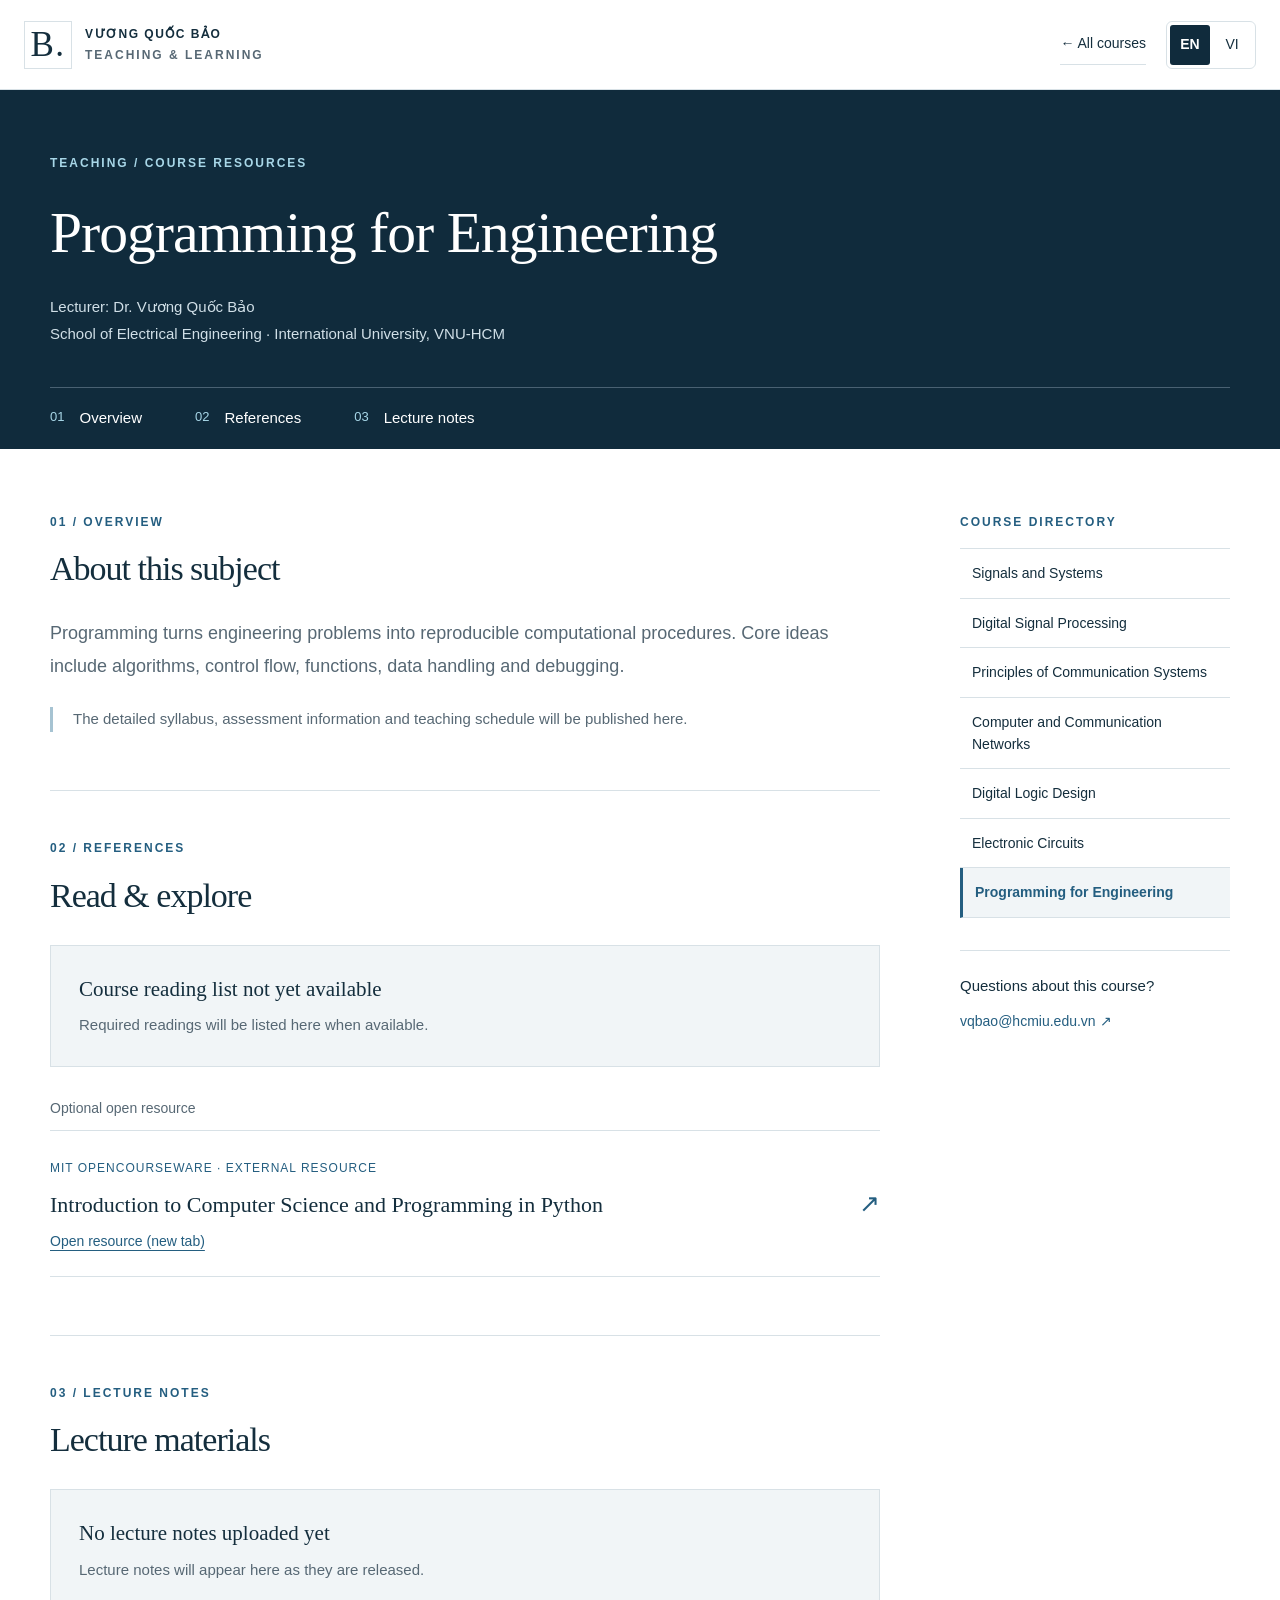
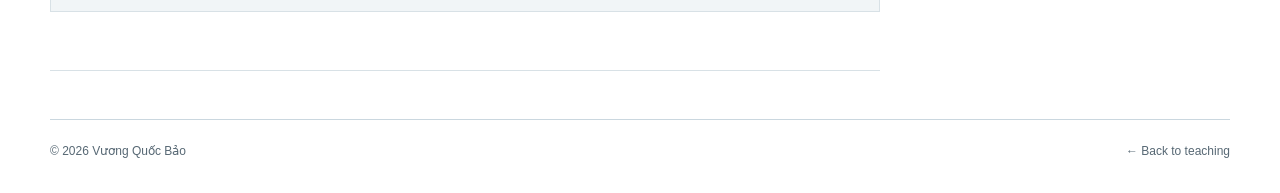
<file: courses/programming-for-engineering.html>
<!doctype html>
<html lang="en">
<head>
  <meta charset="utf-8">
  <meta name="viewport" content="width=device-width,initial-scale=1">
  <meta name="description" content="Programming for Engineering: course overview, references and lecture notes from Vương Quốc Bảo.">
  <meta name="theme-color" content="#102b3c">
  <title>Programming for Engineering · Vương Quốc Bảo</title>
  <link rel="icon" href="data:image/svg+xml,%3Csvg xmlns='http://www.w3.org/2000/svg' viewBox='0 0 64 64'%3E%3Crect width='64' height='64' rx='12' fill='%23102b3c'/%3E%3Ctext x='32' y='43' text-anchor='middle' font-family='Georgia' font-size='34' fill='white'%3EB%3C/text%3E%3C/svg%3E">
  <link rel="stylesheet" href="../styles.css">
  <link rel="stylesheet" href="course.css">
  <script src="course.js" defer></script>
</head>
<body class="course-page">
  <a class="skip" href="#main"><span data-vi="Chuyển đến nội dung">Skip to content</span></a>
  <header class="course-header">
    <a class="brand" href="../index.html#teaching"><span class="monogram">B.</span><span>VƯƠNG QUỐC BẢO<small data-vi="GIẢNG DẠY &amp; HỌC TẬP">TEACHING &amp; LEARNING</small></span></a>
    <a class="back-link" href="../index.html#teaching">← <span data-vi="Các môn học">All courses</span></a>
    <div class="language-switch" role="group" aria-label="Language / Ngôn ngữ" hidden>
      <button type="button" data-language="en" lang="en" aria-label="Switch to English" aria-pressed="true">EN</button>
      <button type="button" data-language="vi" lang="vi" aria-label="Chuyển sang tiếng Việt" aria-pressed="false">VI</button>
    </div>
  </header>
  <main id="main">
    <section class="course-hero">
      <div class="wrap">
        <p class="eyebrow"><span data-vi="GIẢNG DẠY / HỌC LIỆU">TEACHING / COURSE RESOURCES</span></p>
        <h1 data-vi="Lập trình cho kỹ thuật">Programming for Engineering</h1>
        <p class="course-byline"><span data-vi="Giảng viên: TS. Vương Quốc Bảo">Lecturer: Dr. Vương Quốc Bảo</span><br><span data-vi="Khoa Điện – Điện tử · Trường Đại học Quốc tế, ĐHQG-HCM">School of Electrical Engineering · International University, VNU-HCM</span></p>
        <nav class="course-jump" aria-label="Course sections / Nội dung môn học">
          <a href="#overview">01 <span><span data-vi="Giới thiệu">Overview</span></span></a>
          <a href="#references">02 <span><span data-vi="Tài liệu tham khảo">References</span></span></a>
          <a href="#lecture-notes">03 <span><span data-vi="Bài giảng">Lecture notes</span></span></a>
        </nav>
      </div>
    </section>
    <div class="wrap course-layout">
      <div class="course-content">
        <section id="overview" class="course-block">
          <p class="eyebrow">01 / <span data-vi="GIỚI THIỆU">OVERVIEW</span></p>
          <h2 data-vi="Giới thiệu môn học">About this subject</h2>
          <!-- Edit the English paragraph and its data-vi translation together. -->
          <p data-vi="Lập trình chuyển các bài toán kỹ thuật thành những quy trình tính toán có thể tái sử dụng. Các khái niệm nền tảng gồm thuật toán, cấu trúc điều khiển, hàm, xử lý dữ liệu và gỡ lỗi." class="course-intro">Programming turns engineering problems into reproducible computational procedures. Core ideas include algorithms, control flow, functions, data handling and debugging.</p>
          <div class="course-notice"><p data-vi="Đề cương chi tiết, thông tin đánh giá và lịch giảng dạy sẽ được cập nhật tại đây.">The detailed syllabus, assessment information and teaching schedule will be published here.</p></div>
        </section>
        <section id="references" class="course-block">
          <p class="eyebrow">02 / <span data-vi="TÀI LIỆU THAM KHẢO">REFERENCES</span></p>
          <h2 data-vi="Đọc &amp; tìm hiểu">Read &amp; explore</h2>
          <!-- START COURSE REFERENCES: replace this empty state with your reading list. -->
          <div class="material-empty">
            <h3 data-vi="Chưa có danh mục tài liệu của môn học">Course reading list not yet available</h3>
            <p data-vi="Tài liệu đọc của môn học sẽ được bổ sung tại đây.">Required readings will be listed here when available.</p>
          </div>
          <!-- END COURSE REFERENCES -->
          <h3 class="supplement-label"><span data-vi="Học liệu mở để tham khảo thêm">Optional open resource</span></h3>
          <a class="reference-card" href="https://ocw.mit.edu/courses/6-0001-introduction-to-computer-science-and-programming-in-python-fall-2016/" target="_blank" rel="noopener">
            <div><span class="resource-meta">MIT OPENCOURSEWARE · <span data-vi="TÀI LIỆU BÊN NGOÀI">EXTERNAL RESOURCE</span></span><h3 lang="en">Introduction to Computer Science and Programming in Python</h3><p data-vi="Mở tài liệu (tab mới)">Open resource (new tab)</p></div><span aria-hidden="true">↗</span>
          </a>
        </section>
        <section id="lecture-notes" class="course-block">
          <p class="eyebrow">03 / <span data-vi="BÀI GIẢNG">LECTURE NOTES</span></p>
          <h2 data-vi="Tài liệu bài giảng">Lecture materials</h2>
          <!-- START LECTURE NOTES: replace the empty state with resource-row entries.
               Upload files to ../materials/programming-for-engineering/ first.
               See HUONG-DAN-MON-HOC.md for a ready-to-copy entry. -->
          <div class="material-empty">
            <h3 data-vi="Chưa có tài liệu bài giảng">No lecture notes uploaded yet</h3>
            <p data-vi="Bài giảng sẽ xuất hiện tại đây sau khi được đăng tải.">Lecture notes will appear here as they are released.</p>
          </div>
          <!-- END LECTURE NOTES -->
        </section>
      </div>
      <aside class="course-sidebar">
        <p class="eyebrow"><span data-vi="DANH MỤC MÔN HỌC">COURSE DIRECTORY</span></p>
        <nav class="course-directory" aria-label="All courses / Danh mục môn học">
<a href="signals-and-systems.html"><span data-vi="Tín hiệu và hệ thống">Signals and Systems</span></a>
<a href="digital-signal-processing.html"><span data-vi="Xử lý tín hiệu số">Digital Signal Processing</span></a>
<a href="principles-of-communication-systems.html"><span data-vi="Nguyên lý hệ thống truyền thông">Principles of Communication Systems</span></a>
<a href="computer-and-communication-networks.html"><span data-vi="Mạng máy tính và truyền thông">Computer and Communication Networks</span></a>
<a href="digital-logic-design.html"><span data-vi="Thiết kế logic số">Digital Logic Design</span></a>
<a href="electronic-circuits.html"><span data-vi="Mạch điện tử">Electronic Circuits</span></a>
<a href="programming-for-engineering.html" aria-current="page"><span data-vi="Lập trình cho kỹ thuật">Programming for Engineering</span></a>
        </nav>
        <div class="lecturer-contact">
          <h3 data-vi="Bạn cần trao đổi về môn học?">Questions about this course?</h3>
          <a href="mailto:vqbao@hcmiu.edu.vn">vqbao@hcmiu.edu.vn ↗</a>
        </div>
      </aside>
    </div>
  </main>
  <div class="wrap"><footer><span>© <span id="year">2026</span> Vương Quốc Bảo</span><a href="../index.html#teaching">← <span data-vi="Về phần giảng dạy">Back to teaching</span></a></footer></div>
</body>
</html>
</file>
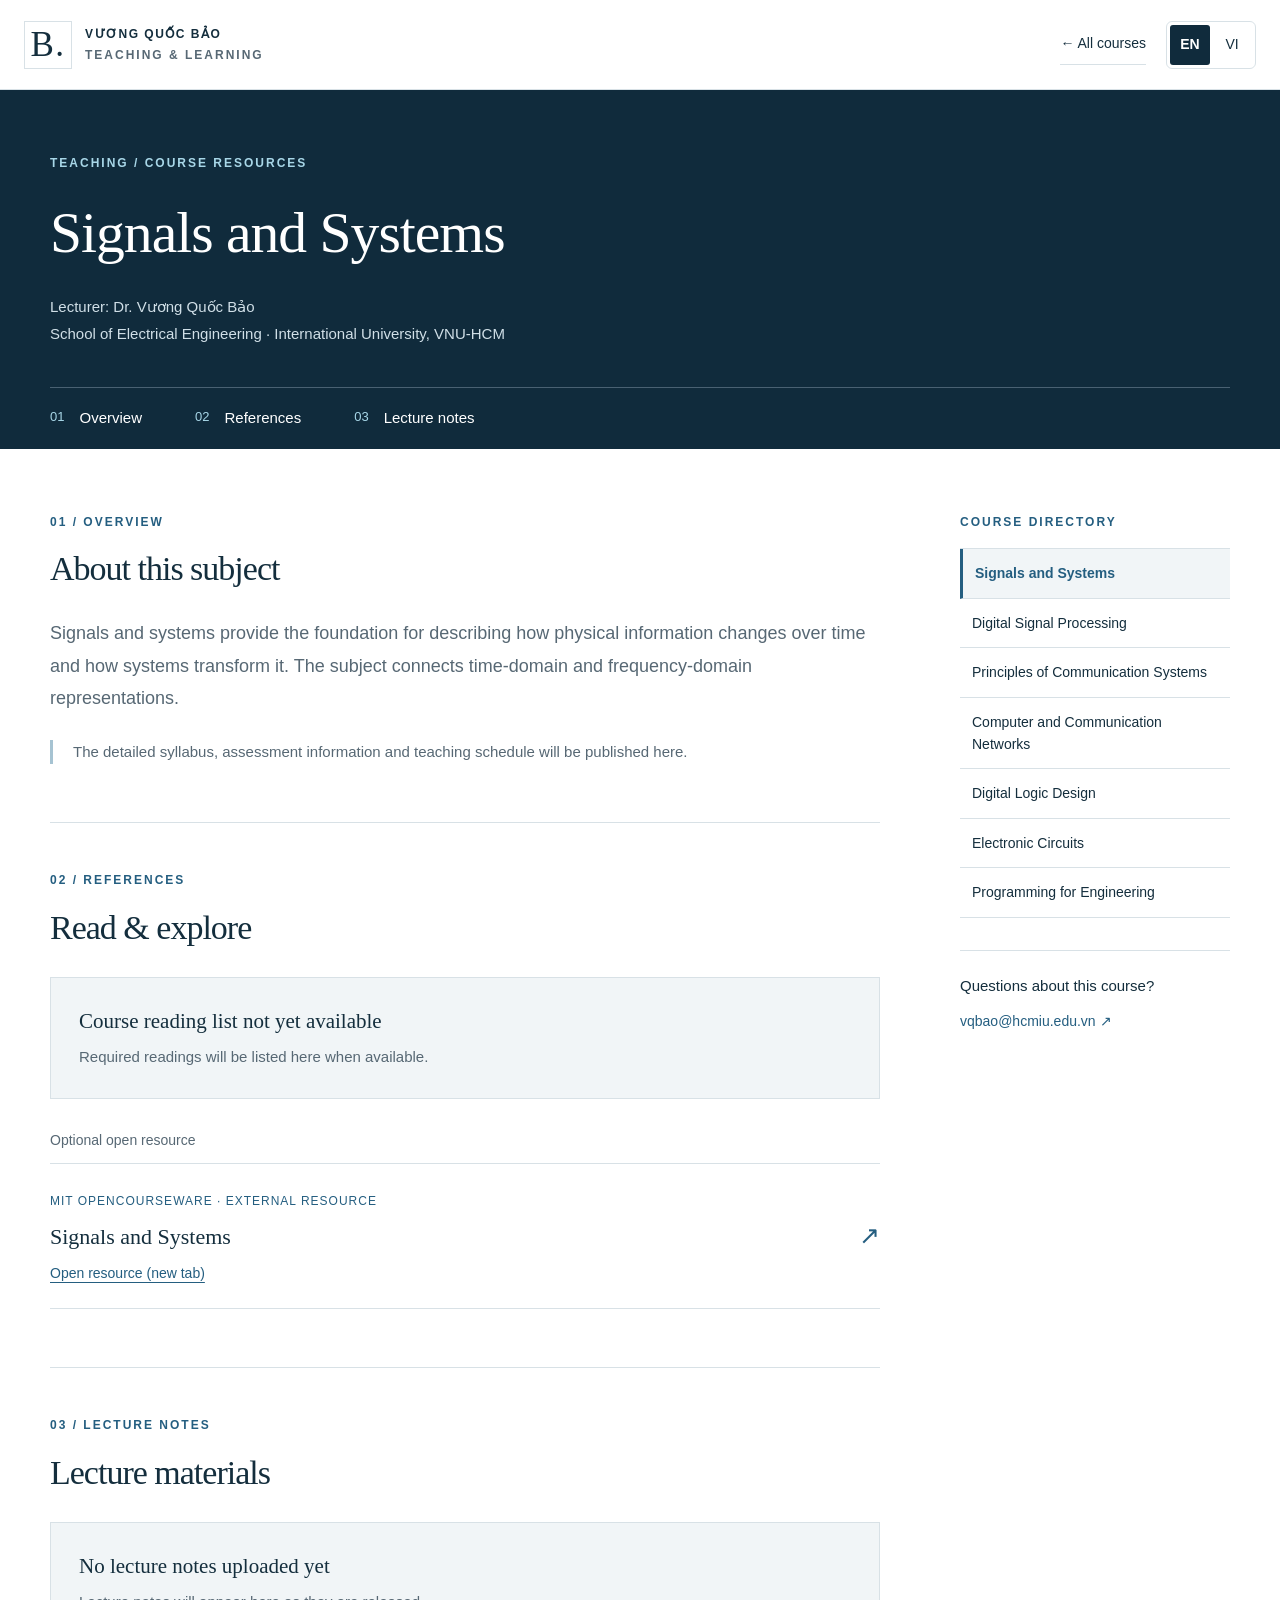
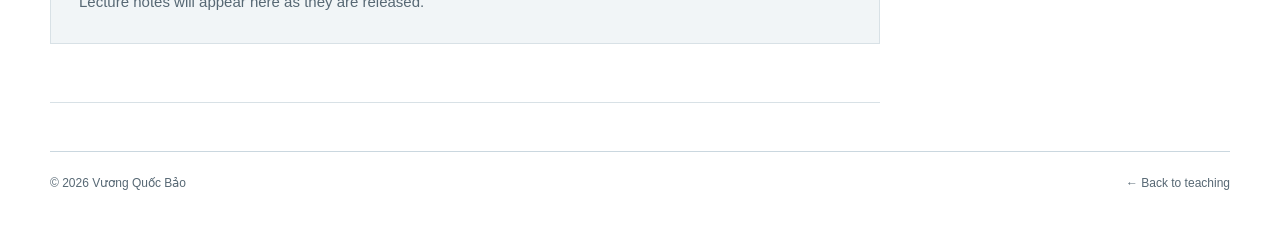
<file: courses/signals-and-systems.html>
<!doctype html>
<html lang="en">
<head>
  <meta charset="utf-8">
  <meta name="viewport" content="width=device-width,initial-scale=1">
  <meta name="description" content="Signals and Systems: course overview, references and lecture notes from Vương Quốc Bảo.">
  <meta name="theme-color" content="#102b3c">
  <title>Signals and Systems · Vương Quốc Bảo</title>
  <link rel="icon" href="data:image/svg+xml,%3Csvg xmlns='http://www.w3.org/2000/svg' viewBox='0 0 64 64'%3E%3Crect width='64' height='64' rx='12' fill='%23102b3c'/%3E%3Ctext x='32' y='43' text-anchor='middle' font-family='Georgia' font-size='34' fill='white'%3EB%3C/text%3E%3C/svg%3E">
  <link rel="stylesheet" href="../styles.css">
  <link rel="stylesheet" href="course.css">
  <script src="course.js" defer></script>
</head>
<body class="course-page">
  <a class="skip" href="#main"><span data-vi="Chuyển đến nội dung">Skip to content</span></a>
  <header class="course-header">
    <a class="brand" href="../index.html#teaching"><span class="monogram">B.</span><span>VƯƠNG QUỐC BẢO<small data-vi="GIẢNG DẠY &amp; HỌC TẬP">TEACHING &amp; LEARNING</small></span></a>
    <a class="back-link" href="../index.html#teaching">← <span data-vi="Các môn học">All courses</span></a>
    <div class="language-switch" role="group" aria-label="Language / Ngôn ngữ" hidden>
      <button type="button" data-language="en" lang="en" aria-label="Switch to English" aria-pressed="true">EN</button>
      <button type="button" data-language="vi" lang="vi" aria-label="Chuyển sang tiếng Việt" aria-pressed="false">VI</button>
    </div>
  </header>
  <main id="main">
    <section class="course-hero">
      <div class="wrap">
        <p class="eyebrow"><span data-vi="GIẢNG DẠY / HỌC LIỆU">TEACHING / COURSE RESOURCES</span></p>
        <h1 data-vi="Tín hiệu và hệ thống">Signals and Systems</h1>
        <p class="course-byline"><span data-vi="Giảng viên: TS. Vương Quốc Bảo">Lecturer: Dr. Vương Quốc Bảo</span><br><span data-vi="Khoa Điện – Điện tử · Trường Đại học Quốc tế, ĐHQG-HCM">School of Electrical Engineering · International University, VNU-HCM</span></p>
        <nav class="course-jump" aria-label="Course sections / Nội dung môn học">
          <a href="#overview">01 <span><span data-vi="Giới thiệu">Overview</span></span></a>
          <a href="#references">02 <span><span data-vi="Tài liệu tham khảo">References</span></span></a>
          <a href="#lecture-notes">03 <span><span data-vi="Bài giảng">Lecture notes</span></span></a>
        </nav>
      </div>
    </section>
    <div class="wrap course-layout">
      <div class="course-content">
        <section id="overview" class="course-block">
          <p class="eyebrow">01 / <span data-vi="GIỚI THIỆU">OVERVIEW</span></p>
          <h2 data-vi="Giới thiệu môn học">About this subject</h2>
          <!-- Edit the English paragraph and its data-vi translation together. -->
          <p data-vi="Tín hiệu và hệ thống cung cấp nền tảng để mô tả sự biến đổi của thông tin theo thời gian và cách hệ thống xử lý thông tin. Lĩnh vực này kết nối các cách biểu diễn trong miền thời gian và miền tần số." class="course-intro">Signals and systems provide the foundation for describing how physical information changes over time and how systems transform it. The subject connects time-domain and frequency-domain representations.</p>
          <div class="course-notice"><p data-vi="Đề cương chi tiết, thông tin đánh giá và lịch giảng dạy sẽ được cập nhật tại đây.">The detailed syllabus, assessment information and teaching schedule will be published here.</p></div>
        </section>
        <section id="references" class="course-block">
          <p class="eyebrow">02 / <span data-vi="TÀI LIỆU THAM KHẢO">REFERENCES</span></p>
          <h2 data-vi="Đọc &amp; tìm hiểu">Read &amp; explore</h2>
          <!-- START COURSE REFERENCES: replace this empty state with your reading list. -->
          <div class="material-empty">
            <h3 data-vi="Chưa có danh mục tài liệu của môn học">Course reading list not yet available</h3>
            <p data-vi="Tài liệu đọc của môn học sẽ được bổ sung tại đây.">Required readings will be listed here when available.</p>
          </div>
          <!-- END COURSE REFERENCES -->
          <h3 class="supplement-label"><span data-vi="Học liệu mở để tham khảo thêm">Optional open resource</span></h3>
          <a class="reference-card" href="https://ocw.mit.edu/courses/res-6-007-signals-and-systems-spring-2011/" target="_blank" rel="noopener">
            <div><span class="resource-meta">MIT OPENCOURSEWARE · <span data-vi="TÀI LIỆU BÊN NGOÀI">EXTERNAL RESOURCE</span></span><h3 lang="en">Signals and Systems</h3><p data-vi="Mở tài liệu (tab mới)">Open resource (new tab)</p></div><span aria-hidden="true">↗</span>
          </a>
        </section>
        <section id="lecture-notes" class="course-block">
          <p class="eyebrow">03 / <span data-vi="BÀI GIẢNG">LECTURE NOTES</span></p>
          <h2 data-vi="Tài liệu bài giảng">Lecture materials</h2>
          <!-- START LECTURE NOTES: replace the empty state with resource-row entries.
               Upload files to ../materials/signals-and-systems/ first.
               See HUONG-DAN-MON-HOC.md for a ready-to-copy entry. -->
          <div class="material-empty">
            <h3 data-vi="Chưa có tài liệu bài giảng">No lecture notes uploaded yet</h3>
            <p data-vi="Bài giảng sẽ xuất hiện tại đây sau khi được đăng tải.">Lecture notes will appear here as they are released.</p>
          </div>
          <!-- END LECTURE NOTES -->
        </section>
      </div>
      <aside class="course-sidebar">
        <p class="eyebrow"><span data-vi="DANH MỤC MÔN HỌC">COURSE DIRECTORY</span></p>
        <nav class="course-directory" aria-label="All courses / Danh mục môn học">
<a href="signals-and-systems.html" aria-current="page"><span data-vi="Tín hiệu và hệ thống">Signals and Systems</span></a>
<a href="digital-signal-processing.html"><span data-vi="Xử lý tín hiệu số">Digital Signal Processing</span></a>
<a href="principles-of-communication-systems.html"><span data-vi="Nguyên lý hệ thống truyền thông">Principles of Communication Systems</span></a>
<a href="computer-and-communication-networks.html"><span data-vi="Mạng máy tính và truyền thông">Computer and Communication Networks</span></a>
<a href="digital-logic-design.html"><span data-vi="Thiết kế logic số">Digital Logic Design</span></a>
<a href="electronic-circuits.html"><span data-vi="Mạch điện tử">Electronic Circuits</span></a>
<a href="programming-for-engineering.html"><span data-vi="Lập trình cho kỹ thuật">Programming for Engineering</span></a>
        </nav>
        <div class="lecturer-contact">
          <h3 data-vi="Bạn cần trao đổi về môn học?">Questions about this course?</h3>
          <a href="mailto:vqbao@hcmiu.edu.vn">vqbao@hcmiu.edu.vn ↗</a>
        </div>
      </aside>
    </div>
  </main>
  <div class="wrap"><footer><span>© <span id="year">2026</span> Vương Quốc Bảo</span><a href="../index.html#teaching">← <span data-vi="Về phần giảng dạy">Back to teaching</span></a></footer></div>
</body>
</html>
</file>
<file: styles.css>
:root{--navy:#102b3c;--ink:#142e3d;--muted:#576874;--blue:#245e80;--line:#d8e1e6;--paper:#fff;--pale:#f1f5f7;--accent:#a8d7e8}*{box-sizing:border-box}html{scroll-behavior:smooth;scroll-padding-top:100px}body{margin:0;background:var(--paper);color:var(--ink);font-family:Arial,Helvetica,sans-serif;font-size:16px;line-height:1.65}a{color:inherit;text-decoration:none}button{font:inherit}a:focus-visible,button:focus-visible,summary:focus-visible{outline:3px solid #398db9;outline-offset:6px}.wrap{width:min(1180px,calc(100% - 96px));margin:auto}header{min-height:100px;display:flex;align-items:center;justify-content:space-between;padding:18px 48px;border-bottom:1px solid var(--line);background:#fffffffa;position:sticky;top:0;z-index:10;gap:24px}.brand{display:flex;gap:13px;align-items:center;font-size:13px;letter-spacing:1.5px;font-weight:700;line-height:1.5}.brand small{display:block;font-size:10px;letter-spacing:2px;color:var(--muted);margin-top:3px}.monogram{font:35px Georgia,serif;border:1px solid var(--line);width:48px;height:48px;display:grid;place-items:center}nav{display:flex;gap:26px;align-items:center;font-size:14px}nav a:hover,nav a[aria-current]{color:var(--blue);text-decoration:underline;text-underline-offset:6px}.contact-nav{border-bottom:1px solid var(--navy);padding:7px 0;margin-left:8px}.contact-nav span{margin-left:12px}.menu{display:none}.hero{display:grid;grid-template-columns:1.35fr 1fr;gap:85px;padding-top:70px;padding-bottom:74px;align-items:center}.eyebrow,.section-label>span{font-size:12px;letter-spacing:2px;font-weight:700;color:var(--blue);margin:0 0 24px}h1{font-size:clamp(38px,4vw,58px);line-height:1.15;letter-spacing:-1.8px;margin:0;font-weight:500;font-family:Georgia,'Times New Roman',serif}h1>span{display:block;font-size:clamp(26px,2.6vw,37px);color:var(--muted);margin-top:22px;letter-spacing:-.6px;line-height:1.3}.intro{max-width:490px;color:var(--muted);font-size:18px;margin:25px 0}.affiliation{font-size:14px;line-height:1.7;margin:0 0 30px}.affiliation strong{font-weight:500}.actions{display:flex;gap:24px;align-items:center;flex-wrap:wrap}.button{display:inline-flex;gap:30px;padding:13px 21px;font-size:14px}.primary{background:var(--navy);color:white}.primary:hover{background:var(--blue)}.text-link{font-size:14px;border-bottom:1px solid #a6b7c2;padding-bottom:4px;white-space:nowrap}.text-link span{margin-left:12px}.portrait-panel{background:#e9eff3;padding:27px 29px 0;border:1px solid #dfe7ec}.portrait-top{display:flex;justify-content:space-between;font-size:11px;letter-spacing:2px;margin-bottom:26px;color:var(--muted)}.portrait-panel img{display:block;width:min(100%,300px);height:auto;aspect-ratio:1;margin:auto;object-fit:cover;filter:saturate(.75)}.portrait-caption{padding:24px 0}.portrait-caption strong{display:block;font:24px Georgia,serif}.portrait-caption>span{display:block;font-size:12px;color:var(--muted);margin-top:7px}.location{border-top:1px solid #cad6de;display:flex;justify-content:space-between;gap:15px;font-size:9px;letter-spacing:1px;padding:15px 0}.discipline-strip{background:var(--navy);color:#c7dbe6;padding:23px 0}.discipline-strip .wrap{display:flex;justify-content:space-between;gap:25px;font-size:11px;letter-spacing:1.8px}.section{padding-top:95px;padding-bottom:95px}h2{font:42px/1.2 Georgia,serif;letter-spacing:-1px;margin:0}h3{line-height:1.4}p{margin-top:0}.about,.honors{display:grid;grid-template-columns:1fr 1.7fr;gap:85px}.section-label>span{display:block}.about-content{color:var(--muted)}.lead{font-size:22px;line-height:1.55;color:var(--ink)}.education{margin-top:36px;border-top:1px solid var(--line)}.education>div{padding:19px 0 19px 70px;position:relative;border-bottom:1px solid var(--line)}.education span{position:absolute;left:0;color:var(--blue);font-size:14px}.education strong{font-size:15px;color:var(--ink);font-weight:500}.education p{font-size:14px;margin:3px 0 0}.research-section{background:var(--pale)}.section-head{display:flex;justify-content:space-between;align-items:end;gap:32px;margin-bottom:40px}.section-head>p{color:var(--muted);font-size:14px;margin-bottom:0}.research-grid{display:grid;grid-template-columns:repeat(3,1fr);border-top:1px solid #bacbd6;border-bottom:1px solid #bacbd6}.research-grid article{padding:28px 30px 28px 0}.research-grid article+article{padding-left:30px;border-left:1px solid #bacbd6}.research-number{color:var(--blue);font-size:14px}.research-grid h3{font:27px/1.25 Georgia,serif;margin:28px 0 18px}.research-grid p{font-size:15px;color:var(--muted)}.tags{display:flex;gap:8px;flex-wrap:wrap}.tags span{font-size:11px;padding:4px 8px;border:1px solid #c9d7df}.project-feature{margin-top:32px;padding-left:22px;border-left:3px solid var(--blue)}.project-feature .eyebrow{font-size:11px}.project-feature h3{font-size:19px;font-weight:500;margin:10px 0 5px}.project-feature p{font-size:14px;color:var(--muted);margin:0}.section-description{color:var(--muted);margin-top:-17px;margin-bottom:32px}.publication{display:grid;grid-template-columns:95px 1fr;gap:12px;border-top:1px solid var(--line);padding:26px 0}.pub-year{font:25px Georgia,serif;color:var(--blue);padding-top:3px}.pub-type{font-size:10px;letter-spacing:1.5px;color:var(--blue);margin:0 0 9px}.publication h3{font:22px/1.4 Georgia,serif;margin:0 0 9px;max-width:910px}.publication div>p:last-child{font-size:13px;color:var(--muted);margin-bottom:0}.publication strong{font-weight:600;color:var(--ink)}.more-publications{border-bottom:1px solid var(--line);border-top:1px solid var(--line)}summary{padding:20px 0;cursor:pointer;color:var(--blue);font-size:14px}summary span{float:right;font-size:22px}.more-publications[open] summary span{transform:rotate(45deg)}.teaching-section{background:var(--navy);color:white}.teaching-section .eyebrow{color:var(--accent)}.teaching-grid{display:grid;grid-template-columns:1fr 1fr;gap:100px;margin-top:48px}.teaching-grid h3{font-size:15px;font-weight:500;color:#a8d7e8;margin:0 0 25px}.courses{padding:0;margin:0;list-style:none}.courses li{border-top:1px solid #37505f;padding:12px 0;font-size:16px}.student{padding:0 0 21px;margin-bottom:20px;border-bottom:1px solid #37505f}.student span{font-size:11px;letter-spacing:1px;color:#a7bdcc}.student h4{font:21px/1.4 Georgia,serif;margin:8px 0 0}.award-list article{display:grid;grid-template-columns:100px 1fr;gap:20px;padding:22px 0;border-top:1px solid var(--line)}.award-list article>span{font-size:13px;color:var(--blue)}.award-list h3{font-size:17px;font-weight:500;margin:0 0 7px}.award-list p{font-size:14px;color:var(--muted);margin:0}.contact-section{background:#eaf1f5;padding:64px 0 0}.contact-layout{display:grid;grid-template-columns:1.5fr 1fr;gap:60px}.contact-layout h2{font-size:56px;margin-bottom:17px}.contact-layout p{color:var(--muted)}.email{font:clamp(20px,2.5vw,33px) Georgia,serif;border-bottom:1px solid #91aab9;padding-bottom:10px;display:inline-block;overflow-wrap:anywhere}.email span{margin-left:30px}.contact-address{padding-top:10px;font-size:14px}.contact-address strong{font-size:16px;font-weight:500}.contact-address p{margin-top:12px}.contact-address a{text-decoration:underline;text-underline-offset:4px}footer{border-top:1px solid #cad7df;margin-top:70px;padding:22px 0;display:flex;justify-content:space-between;gap:20px;font-size:12px;color:var(--muted)}.skip{position:fixed;top:-80px;left:15px;background:white;padding:10px;z-index:30}.skip:focus{top:10px}@media(min-width:1600px){.hero{padding-top:100px;padding-bottom:100px}}@media(max-width:1100px){header{padding:18px 28px}nav{gap:17px}.brand{font-size:11px}.wrap{width:calc(100% - 64px)}.hero{gap:45px}.about,.honors{gap:40px}.teaching-grid{gap:55px}}@media(max-width:850px){header{min-height:80px;flex-wrap:wrap;padding:14px 24px}.menu{display:block;background:none;border:1px solid var(--line);padding:5px 12px;font-size:14px}.menu span{margin-left:10px}nav{display:none;width:100%;padding:12px 0;flex-wrap:wrap}nav.open{display:flex}.contact-nav{margin:0}.hero{grid-template-columns:1.3fr 1fr;gap:30px;padding-top:45px;padding-bottom:45px}.portrait-panel{padding:18px 18px 0}.portrait-caption strong{font-size:20px}.location{font-size:8px;flex-wrap:wrap}.about,.honors{grid-template-columns:1fr;gap:32px}.section{padding-top:65px;padding-bottom:65px}.discipline-strip .wrap{flex-wrap:wrap;justify-content:center;font-size:10px;gap:10px 28px}.research-grid h3{font-size:23px}.research-grid article{padding-right:18px}.research-grid article+article{padding-left:18px}.section-head>p{display:none}h2{font-size:36px}}@media(max-width:600px){.wrap{width:calc(100% - 40px)}.hero{grid-template-columns:1fr;gap:38px}h1{font-size:43px}.hero h1>span{font-size:30px}.hero .eyebrow{font-size:10px}.portrait-panel{max-width:420px;width:100%;padding:20px 24px 0}.portrait-panel img{max-width:250px}.portrait-top{margin-bottom:20px}.portrait-caption{padding:20px 0}.location{font-size:9px}.section-head{align-items:start;flex-direction:column;gap:25px}.research-grid{grid-template-columns:1fr}.research-grid article,.research-grid article+article{padding:25px 0;border-left:0}.research-grid article+article{border-top:1px solid #bacbd6}.research-grid h3{margin:15px 0;font-size:28px}.research-grid h3 br{display:none}.publication{grid-template-columns:1fr;gap:12px}.pub-year{font-size:21px}.publication h3{font-size:21px}.teaching-grid{grid-template-columns:1fr;gap:40px}.award-list article{grid-template-columns:1fr;gap:8px}.contact-layout{grid-template-columns:1fr;gap:32px}.contact-layout h2{font-size:46px}.contact-layout p br{display:none}.email{font-size:24px}.email span{margin-left:12px}footer{flex-wrap:wrap;margin-top:45px;font-size:11px}footer>span:nth-child(2){display:none}.lead{font-size:20px}.actions{gap:20px}.section-description{margin-top:0}.education>div{padding-left:58px}.education strong{font-size:14px}h2{font-size:34px}}@media(prefers-reduced-motion:reduce){html{scroll-behavior:auto}}@media print{header,.actions,footer,.skip,.more-publications summary{display:none}.wrap{width:100%}.section{padding:25px 0}.hero{padding:20px 0}.hero,.about,.honors{gap:25px}body{font-size:12px}h2{font-size:26px}.research-section,.teaching-section,.contact-section{background:white;color:#142e3d}.publication,article{break-inside:avoid}.teaching-section .eyebrow,.teaching-grid h3,.student span{color:#245e80}a{color:#142e3d}.contact-section{padding-top:25px}}

/* Readable metadata at every breakpoint. */
.brand{font-size:12px}.brand small,.eyebrow,.hero .eyebrow,.portrait-top,.portrait-caption>span,.location,.discipline-strip .wrap,.tags span,.project-feature .eyebrow,.pub-type,.student span,footer{font-size:12px}.location{flex-wrap:wrap}.research-grid p{font-size:16px}.publication div>p:last-child{font-size:14px}
@media(max-width:600px){header{gap:10px;padding:14px 20px}.brand{gap:9px;letter-spacing:1px}.brand small{letter-spacing:1px}.monogram{width:40px;height:44px;flex-shrink:0}.menu{font-size:0;padding:6px 10px}.menu span{font-size:18px;margin:0}html{scroll-padding-top:90px}}


/* EN / VI language selector; visible independently of the mobile menu. */
.language-switch {display:flex; flex-shrink:0; gap:2px; padding:3px; border:1px solid var(--line); border-radius:6px;}
.language-switch[hidden] {display:none;}
.language-switch button {min-width:40px; min-height:40px; padding:5px 8px; border:0; border-radius:3px; background:transparent; color:var(--ink); font-size:14px; cursor:pointer;}
.language-switch button[aria-pressed="true"] {background:var(--navy); color:white; font-weight:700;}
.language-switch button:hover {box-shadow:inset 0 0 0 1px var(--blue);}
header {gap:18px;}
header > .brand {flex-shrink:0;}
header nav {gap:18px;}
.discipline-strip .wrap {flex-wrap:wrap;}
html[lang="vi"] .hero h1>span {line-height:1.45;}
html[lang="vi"] .text-link {white-space:normal;}
@media(max-width:1280px) {
  header {display:flex;flex-wrap:wrap;min-height:80px;padding:14px 24px;gap:12px;}
  header > .brand {margin-right:auto;}
  header > .menu {display:block;background:none;border:1px solid var(--line);padding:6px 12px;font-size:14px;min-height:44px;}
  header > nav {display:none;order:4;width:100%;flex-wrap:wrap;padding:10px 0;gap:12px 24px;}
  header > nav.open {display:flex;}
  header .contact-nav {margin-left:0;}
}
@media(max-width:600px) {
  header {padding:12px 16px;gap:8px;}
  header > .brand {width:calc(100% - 105px);min-width:0;flex-shrink:1;}
  header .brand small {font-size:10px;letter-spacing:.4px;}
  header .brand {font-size:11px;letter-spacing:.5px;gap:8px;}
  header .monogram {width:35px;height:40px;font-size:29px;}
  header > .language-switch {order:2;}
  header > .menu {order:3;width:100%;font-size:14px;text-align:left;padding:5px 12px;}
  header > .menu span {float:right;font-size:18px;}
  html {scroll-padding-top:145px;}
  html[lang="vi"] h1 {font-size:clamp(32px,10vw,43px);}
}
@media print {.language-switch {display:none;}}


/* Course titles open individual course resource pages. */
.courses a{display:flex;align-items:center;justify-content:space-between;gap:20px;padding:4px 0;text-decoration:underline;text-decoration-color:#6d91a7;text-underline-offset:5px;}
.courses a::after{content:"→";flex-shrink:0;color:var(--accent);}
.courses a:hover{color:var(--accent);text-decoration-color:currentColor;}

/* Separate journal and conference archives; each disclosure works without JS. */
#publications .publication-shortcuts{display:flex;flex-wrap:wrap;gap:12px;margin:0 0 40px;}
#publications .publication-shortcuts a{padding:10px 17px;border:1px solid var(--line);font-size:14px;color:var(--blue);}
#publications .publication-shortcuts a:hover{background:var(--pale);}
#publications .publication-group{margin-top:38px;scroll-margin-top:20px;}
#publications .publication-group+.publication-group{margin-top:64px;}
#publications .publication-group-heading{display:flex;align-items:baseline;justify-content:space-between;gap:20px;padding:20px 0;border-top:3px solid var(--navy);}
#publications .publication-group-heading h3{font:30px/1.35 Georgia,serif;margin:0;}
#publications .publication-count{font-size:14px;color:var(--muted);margin:0;white-space:nowrap;}
#publications .publication h4{font:22px/1.45 Georgia,serif;margin:0 0 9px;max-width:910px;overflow-wrap:anywhere;}
#publications .publication-disclosure summary{display:flex;align-items:center;justify-content:space-between;gap:20px;padding:18px 20px;background:var(--pale);font-size:15px;list-style:none;}
#publications .publication-disclosure summary::-webkit-details-marker{display:none;}
#publications .publication-disclosure summary span{float:none;font-size:inherit;transform:none;}
#publications .disclosure-copy{display:flex;gap:10px;align-items:baseline;flex-wrap:wrap;}
#publications .remaining-count{font-size:13px;color:var(--muted);}
#publications .publication-disclosure summary .disclosure-icon{font-size:24px;line-height:1;flex-shrink:0;}
#publications .publication-disclosure[open] summary .disclosure-icon{transform:rotate(45deg);}
#publications .publication-disclosure .when-open{display:none;}
#publications .publication-disclosure[open] .when-open{display:inline;}
#publications .publication-disclosure[open] .when-closed,
#publications .publication-disclosure[open] .remaining-count{display:none;}
@media(max-width:600px){
  #publications .publication-group-heading{align-items:start;flex-direction:column;gap:6px;}
  #publications .publication-group-heading h3{font-size:27px;}
  #publications .publication h4{font-size:21px;}
  #publications .publication-disclosure summary{padding:16px;}
}
</file>
<file: courses/course.css>
.course-page .course-header{display:flex;flex-wrap:wrap;gap:20px;min-height:90px;}
.course-header>.brand{margin-right:auto;}
.course-header .back-link{font-size:14px;white-space:nowrap;border-bottom:1px solid var(--line);padding:8px 0;}
.course-header .language-switch{order:0;}
.course-hero{background:var(--navy);color:white;padding:64px 0 0;}
.course-hero .eyebrow{color:var(--accent);}
.course-hero h1{font-size:clamp(36px,4.5vw,64px);max-width:1000px;line-height:1.2;letter-spacing:-1px;}
.course-byline{font-size:15px;color:#d0dfe7;line-height:1.8;margin:26px 0 40px;}
.course-page nav.course-jump{display:flex;width:100%;padding:0;gap:0;flex-wrap:wrap;border-top:1px solid #496172;}
.course-jump a{display:flex;gap:15px;padding:18px 28px 18px 0;margin-right:25px;color:var(--accent);font-size:13px;}
.course-jump a>span{font-size:15px;color:white;}
.course-jump a:hover{color:white;}
.course-layout{display:grid;grid-template-columns:minmax(0,1fr) 270px;gap:80px;padding-top:64px;}
.course-content{min-width:0;}
.course-block{padding-bottom:58px;margin-bottom:48px;border-bottom:1px solid var(--line);scroll-margin-top:15px;}
.course-block h2{font-size:34px;line-height:1.35;}
.course-block .eyebrow{margin-bottom:14px;}
.course-intro{font-size:18px;line-height:1.8;margin:25px 0;color:var(--muted);}
.course-notice{padding-left:20px;border-left:3px solid #a6c3d2;}
.course-notice p{font-size:15px;color:var(--muted);margin:0;}
.material-empty{margin-top:26px;padding:28px;background:var(--pale);border:1px solid var(--line);}
.material-empty h3{font:21px/1.5 Georgia,serif;margin:0 0 8px;}
.material-empty p{font-size:15px;color:var(--muted);margin:0;}
.supplement-label{font-size:14px;font-weight:500;color:var(--muted);margin:32px 0 12px;}
.reference-card{display:flex;align-items:center;justify-content:space-between;gap:25px;padding:23px 0;border-top:1px solid var(--line);border-bottom:1px solid var(--line);}
.resource-meta{font-size:12px;letter-spacing:1px;color:var(--blue);}
.reference-card h3{font:22px/1.4 Georgia,serif;margin:9px 0;}
.reference-card p{font-size:14px;color:var(--blue);margin:0;text-decoration:underline;text-underline-offset:4px;}
.reference-card>span{font-size:25px;color:var(--blue);}
.reference-card:hover h3{text-decoration:underline;text-underline-offset:4px;}
.course-sidebar{align-self:start;position:sticky;top:125px;}
.course-sidebar .eyebrow{margin-bottom:16px;}
.course-page nav.course-directory{display:flex;flex-direction:column;align-items:stretch;gap:0;width:100%;padding:0;border-top:1px solid var(--line);}
.course-directory a{padding:13px 12px;border-bottom:1px solid var(--line);font-size:14px;line-height:1.6;}
.course-directory a[aria-current="page"]{background:var(--pale);color:var(--blue);border-left:3px solid var(--blue);text-decoration:none;font-weight:600;}
.lecturer-contact{margin-top:32px;padding:24px 0;border-top:1px solid var(--line);}
.lecturer-contact h3{font-size:15px;font-weight:500;margin:0 0 12px;}
.lecturer-contact a{font-size:14px;color:var(--blue);overflow-wrap:anywhere;}
.course-page footer{margin-top:0;padding-bottom:32px;}
/* Use resource-row for local PDF/PPTX links added by the lecturer. */
.resource-row{display:flex;justify-content:space-between;align-items:center;gap:24px;padding:24px 0;border-bottom:1px solid var(--line);}
.resource-row h3{font:22px/1.4 Georgia,serif;margin:8px 0;overflow-wrap:anywhere;}
.resource-actions{display:flex;flex-wrap:wrap;gap:12px;flex-shrink:0;}
.resource-actions a{font-size:14px;border:1px solid var(--line);padding:8px 12px;color:var(--blue);}
.resource-actions a:hover{background:var(--pale);}
@media(max-width:1000px){.course-layout{gap:36px;grid-template-columns:minmax(0,1fr) 230px;}.course-sidebar{top:115px;}.resource-row{align-items:start;flex-direction:column;}}
@media(max-width:760px){.course-layout{grid-template-columns:1fr;padding-top:40px;gap:0;}.course-sidebar{position:static;padding:0 0 30px;}.course-hero{padding-top:40px;}.course-block{margin-bottom:32px;padding-bottom:38px;}.course-jump a{margin-right:10px;padding-right:10px;gap:8px;}.course-block h2{font-size:30px;}.course-page .course-header{padding:12px 20px;gap:10px;}.course-header .back-link{order:3;width:100%;border:0;padding:0;}.course-header .language-switch{order:2;}.course-header>.brand{width:auto;}.material-empty{padding:22px;}}
@media(max-width:400px){.course-header>.brand{width:calc(100% - 100px);}.course-header .brand small{font-size:9px;}.course-hero h1{font-size:34px;}.course-jump a>span{font-size:14px;}}
@media print{.course-page .course-header,.course-sidebar,.course-jump{display:none!important;}.course-hero{background:white;color:var(--ink);padding:0;}.course-byline,.course-hero .eyebrow{color:var(--ink);}.course-layout{display:block;padding-top:20px;}.course-block{break-inside:avoid;padding-bottom:20px;margin-bottom:20px;}}
</file>
